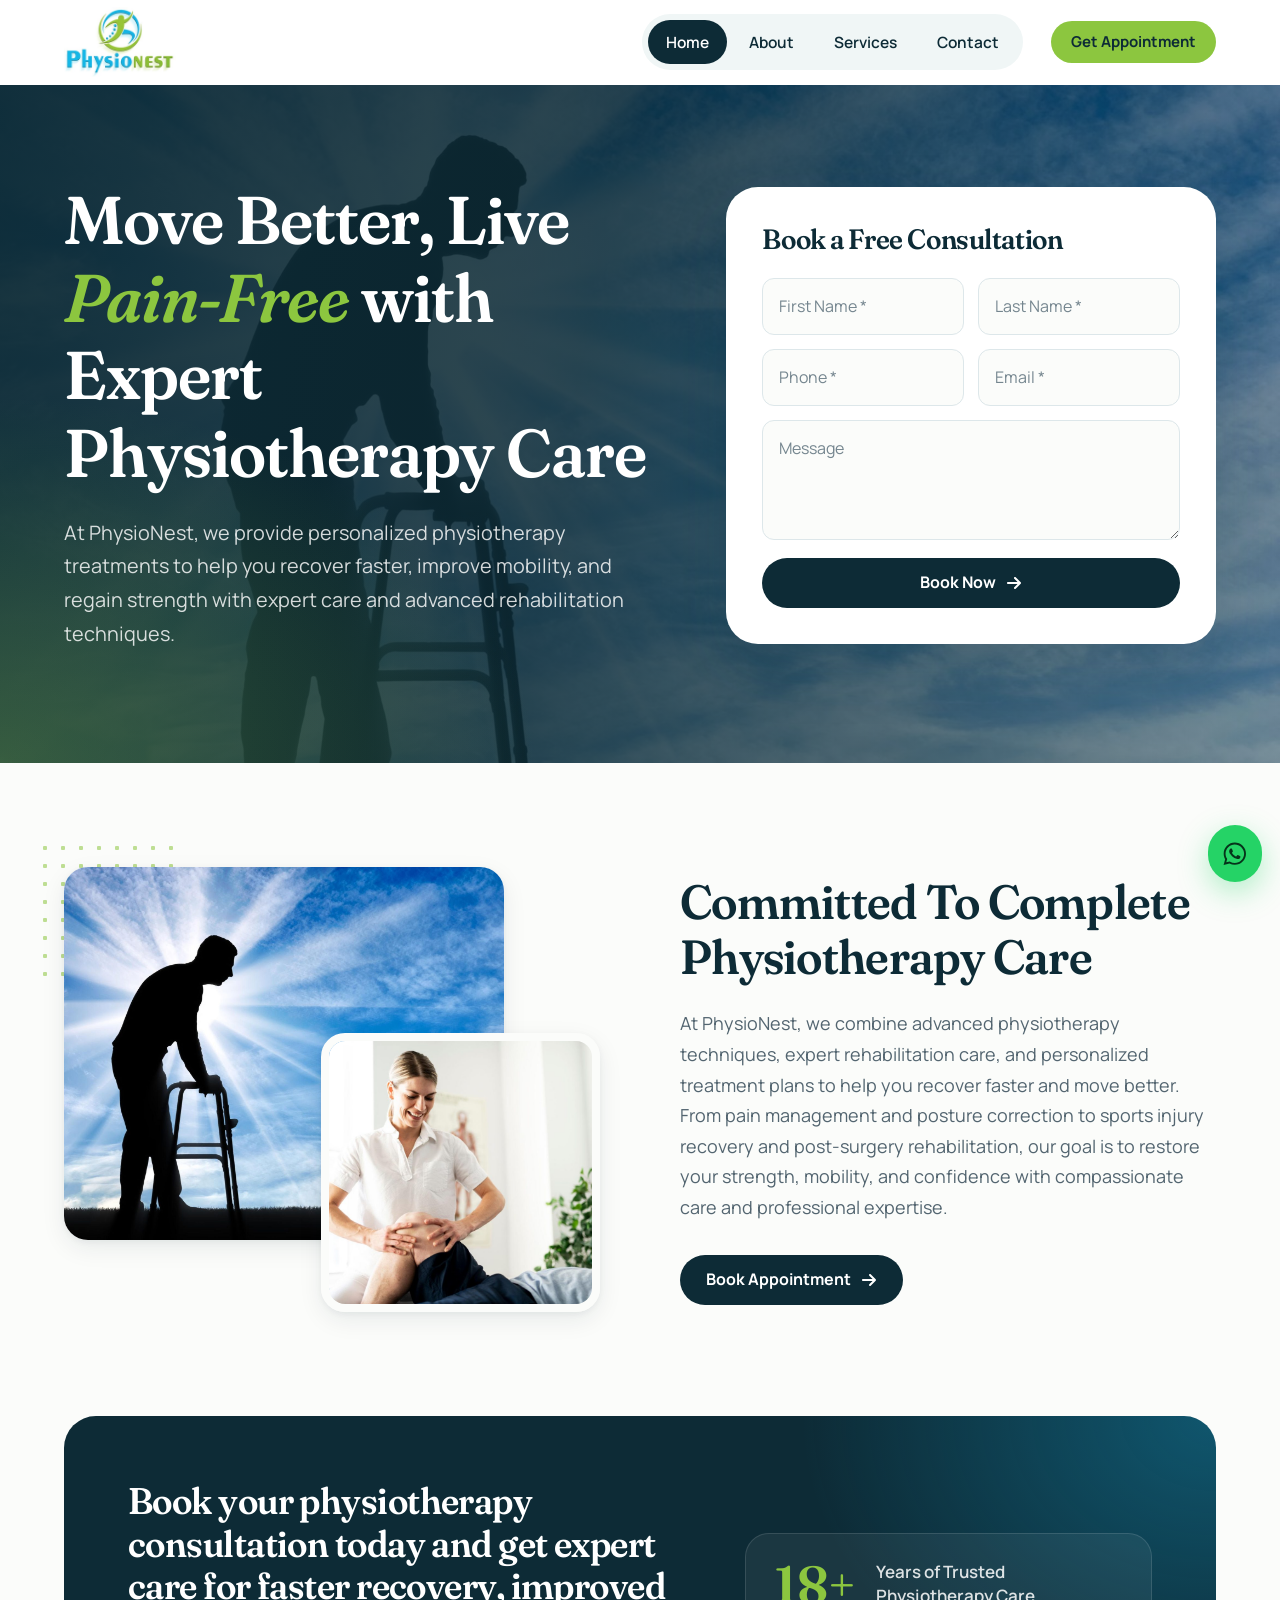
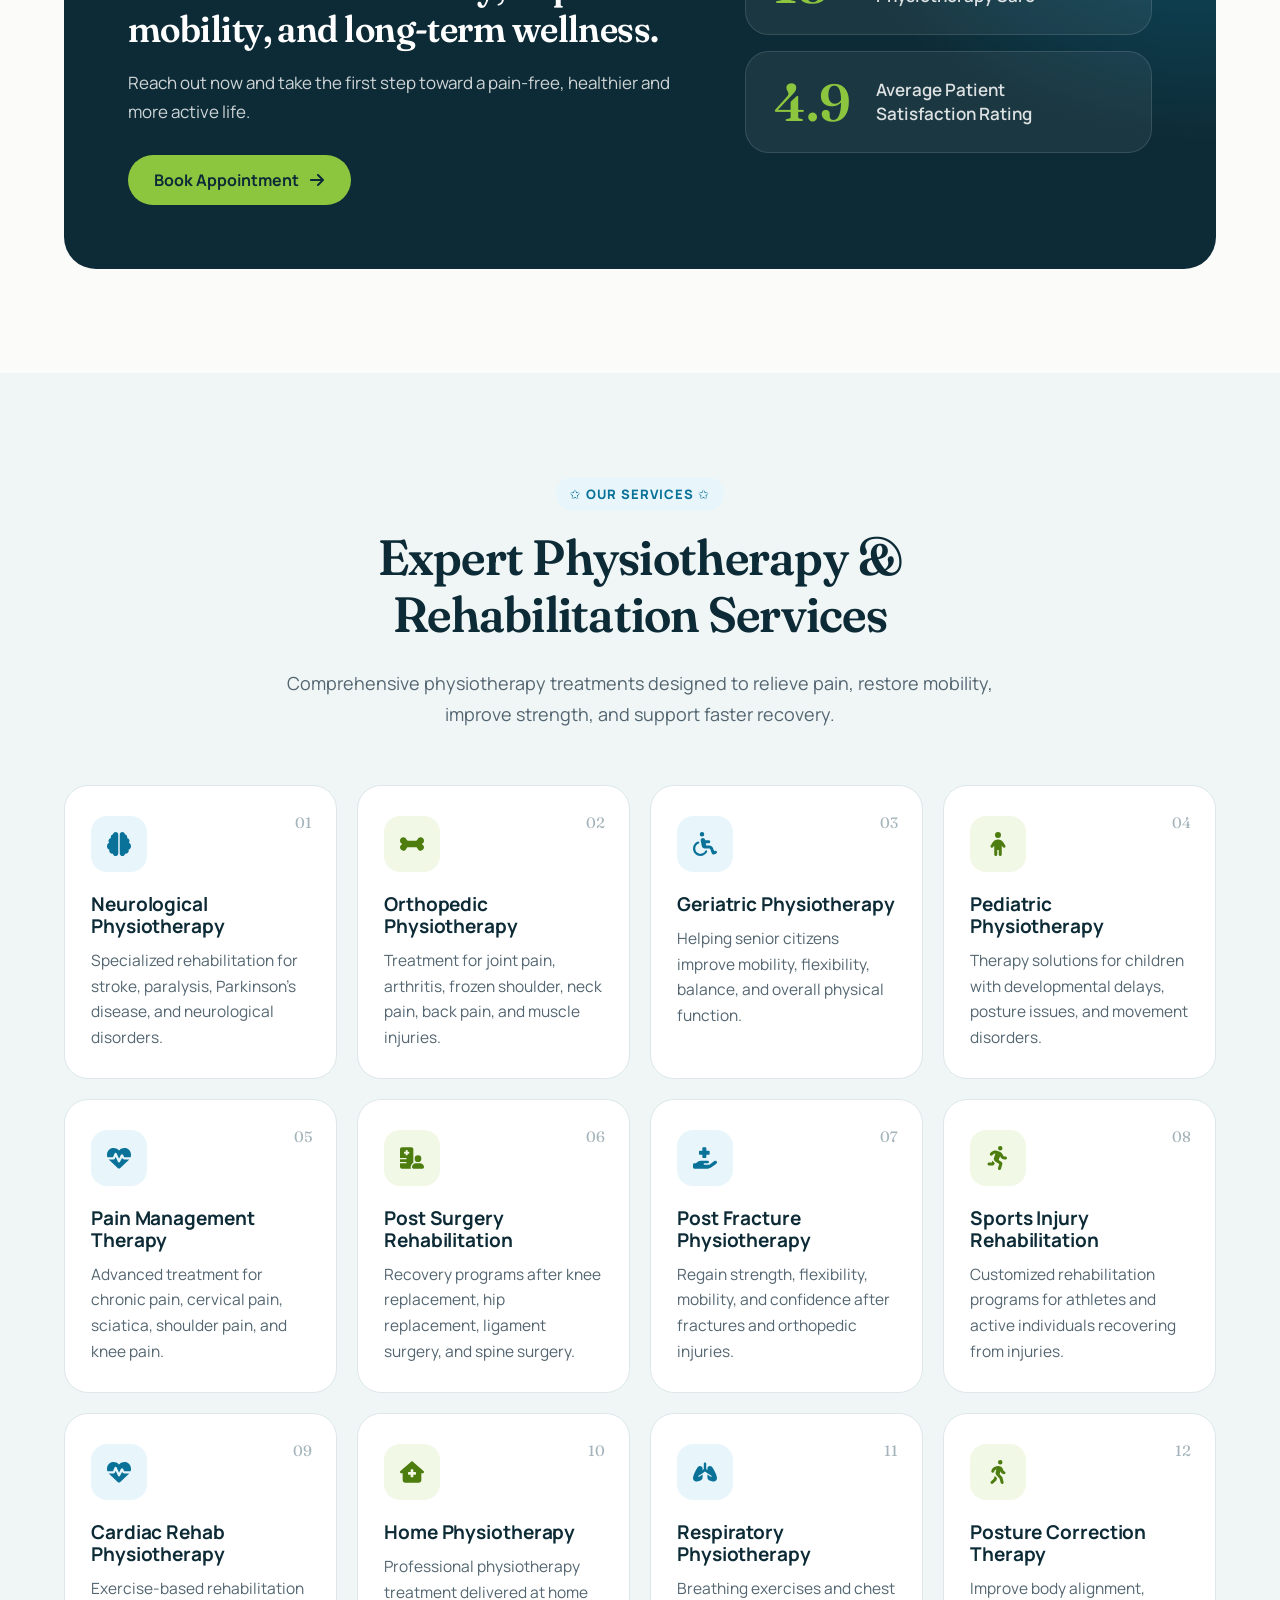
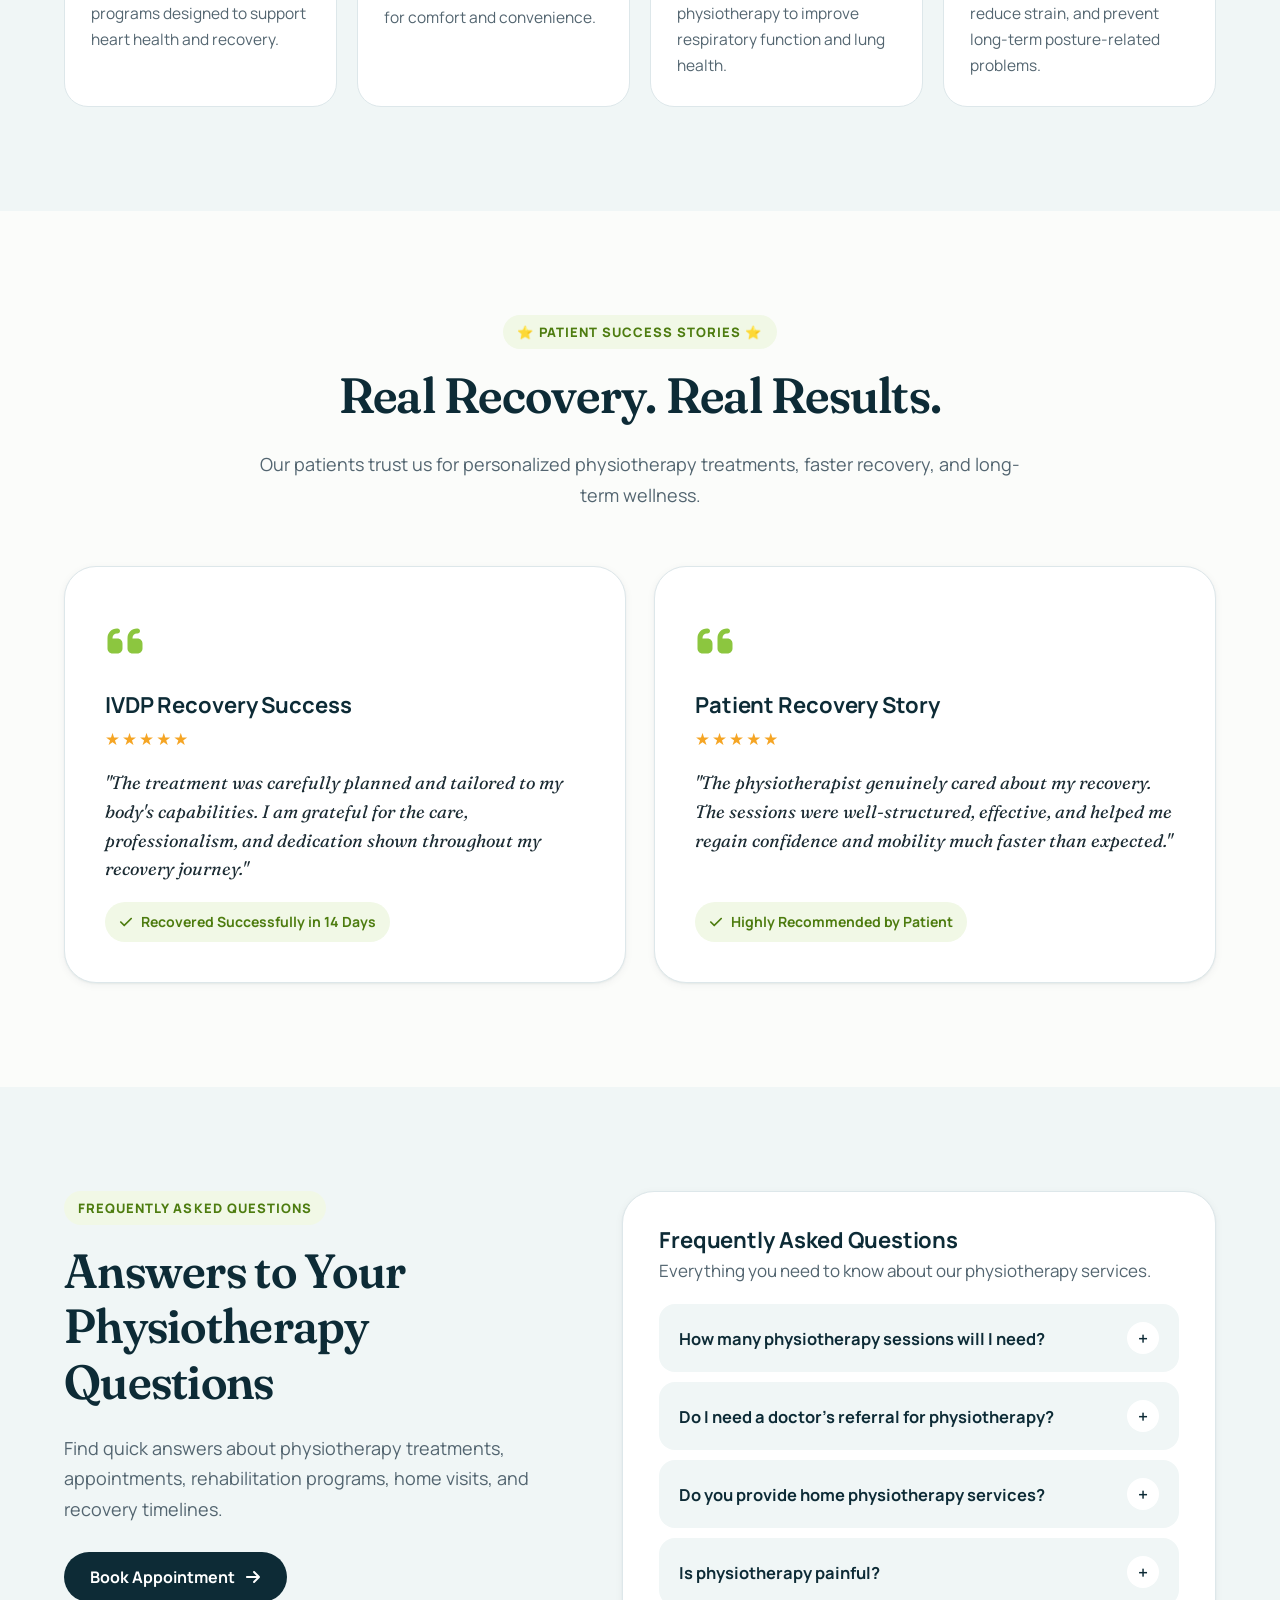
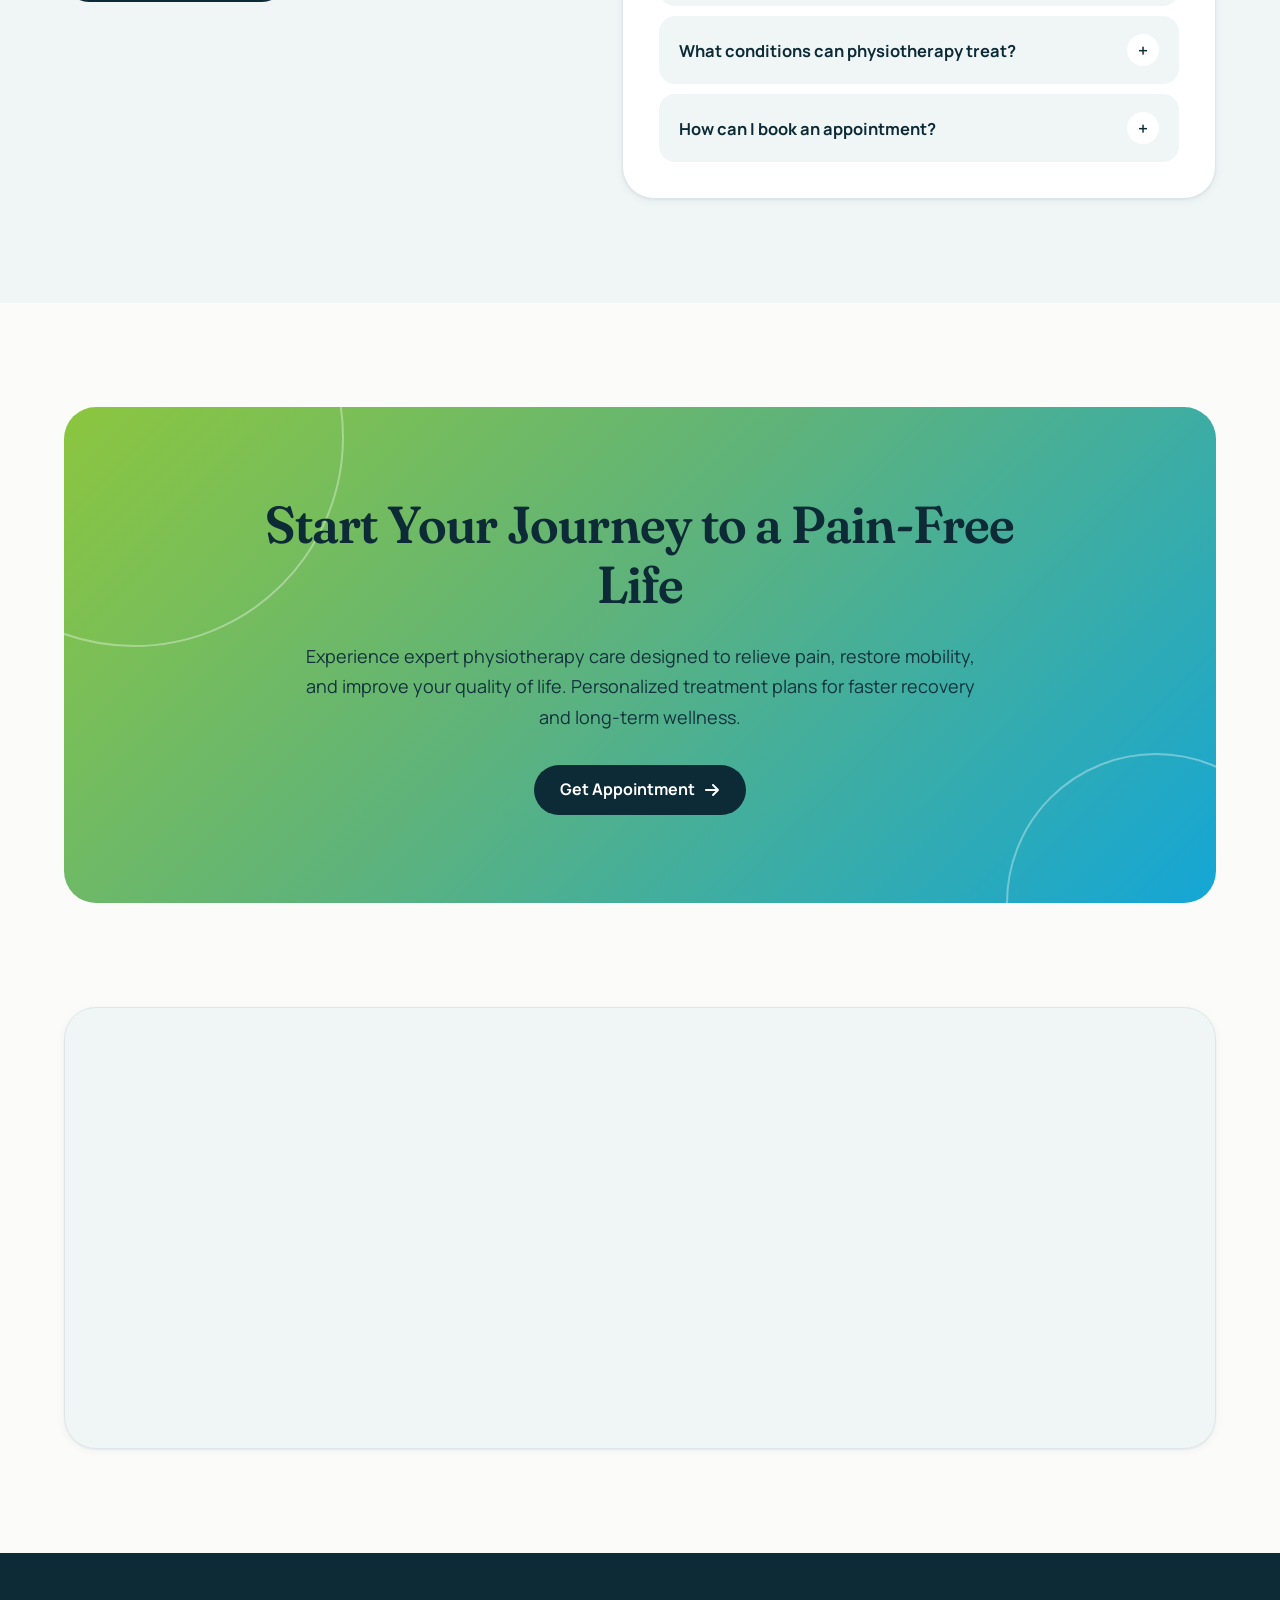
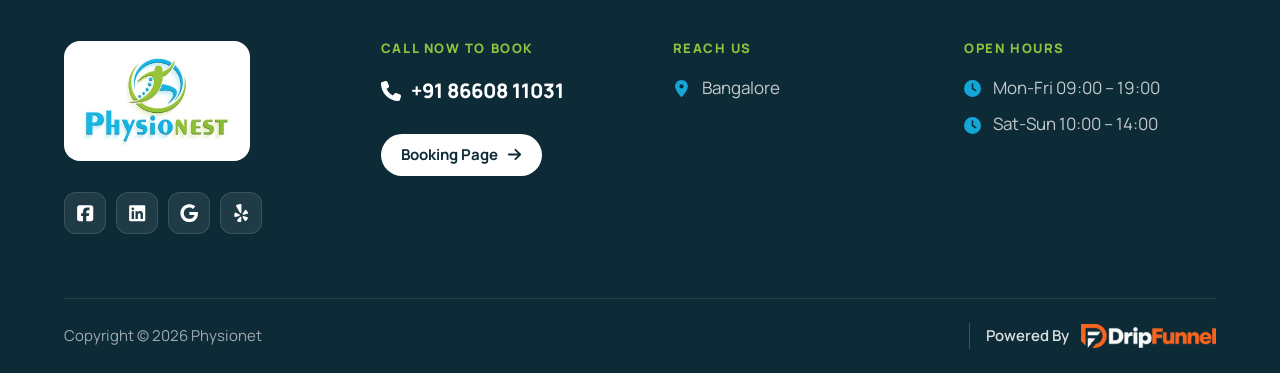
<file: index.html>
<!DOCTYPE html>
<html lang="en-US" class="no-js">
<head>
  <meta charset="UTF-8">
  <meta name="viewport" content="width=device-width, initial-scale=1">
  <title>Home - Physionet</title>
  <meta name="description" content="Move Better, Live Pain-Free with Expert Physiotherapy Care At PhysioNest, we provide personalized physiotherapy treatments to help you recover faster, improve">
  <link rel="canonical" href="https://physionest.in/">
  <meta property="og:locale" content="en_US">
  <meta property="og:site_name" content="Physionet">
  <meta property="og:title" content="Home - Physionet">
  <meta property="og:description" content="Move Better, Live Pain-Free with Expert Physiotherapy Care At PhysioNest, we provide personalized physiotherapy treatments to help you recover faster, improve">
  <meta property="og:url" content="https://physionest.in/">
  <meta property="og:type" content="website">
  <meta name="theme-color" content="#0d2b36">
  <link rel="icon" href="images/favicon.png" type="image/png">
  <link rel="apple-touch-icon" href="images/apple-touch-icon.png">
  <link rel="preconnect" href="https://fonts.googleapis.com">
  <link rel="preconnect" href="https://fonts.gstatic.com" crossorigin>
  <link href="https://fonts.googleapis.com/css2?family=Fraunces:ital,opsz,wght@0,9..144,500..700;1,9..144,500..700&amp;family=Manrope:wght@400..800&amp;display=swap" rel="stylesheet">
  <link rel="stylesheet" href="css/style.css">
  <link rel="stylesheet" href="css/responsive.css">
  <script type="application/ld+json">{"@context":"https://schema.org","@graph":[{"@type":"WebSite","@id":"https://physionest.in/#website","name":"Physionet","author":{"@id":"https://physionest.in/#person"},"copyrightHolder":{"@id":"https://physionest.in/#person"},"description":"Best Physio in Bnagalore","url":"https://physionest.in/","potentialAction":{"@id":"https://physionest.in/#searchaction"},"publisher":{"@id":"https://physionest.in/#organization"}},{"@type":"WebPage","@id":"https://physionest.in/#webpage","name":"Home","author":{"@id":"https://physionest.in/#person"},"inLanguage":"en-US","url":"https://physionest.in/","contributor":{"@id":"https://physionest.in/#person"},"copyrightHolder":{"@id":"https://physionest.in/#person"},"datePublished":"2026-05-27T19:21:45+00:00","dateModified":"2026-06-06T06:51:47+00:00","isPartOf":{"@id":"https://physionest.in/#website"},"publisher":{"@id":"https://physionest.in/#organization"}},{"@type":"Organization","@id":"https://physionest.in/#organization","name":"Physionet","founder":[{"@type":"Person","name":"admin"}],"slogan":"Best Physio in Bnagalore","url":"https://physionest.in/ "},{"@type":"SearchAction","@id":"https://physionest.in/#searchaction","target":"https://physionest.in/search.html?s={search_term_string}","query-input":"required name=search_term_string"}]}</script>
</head>
<body>
  <a class="skip-link" href="#content">Skip to content</a>
  <header class="site-header">
    <div class="container header-inner">
      <a class="brand" href="index.html" aria-label="PhysioNest — Home">
        <img src="images/brand/logo.jpg" alt="PhysioNest" width="480" height="296">
      </a>
      <button class="nav-toggle" type="button" aria-expanded="false" aria-controls="primary-nav" aria-label="Open menu">
        <svg class="icon icon-open" aria-hidden="true" focusable="false" xmlns="http://www.w3.org/2000/svg" viewBox="0 0 448 512"><path d="M0 96C0 78.3 14.3 64 32 64H416c17.7 0 32 14.3 32 32s-14.3 32-32 32H32C14.3 128 0 113.7 0 96zM0 256c0-17.7 14.3-32 32-32H416c17.7 0 32 14.3 32 32s-14.3 32-32 32H32c-17.7 0-32-14.3-32-32zM448 416c0 17.7-14.3 32-32 32H32c-17.7 0-32-14.3-32-32s14.3-32 32-32H416c17.7 0 32 14.3 32 32z"/></svg><svg class="icon icon-close" aria-hidden="true" focusable="false" xmlns="http://www.w3.org/2000/svg" viewBox="0 0 384 512"><path d="M342.6 150.6c12.5-12.5 12.5-32.8 0-45.3s-32.8-12.5-45.3 0L192 210.7 86.6 105.4c-12.5-12.5-32.8-12.5-45.3 0s-12.5 32.8 0 45.3L146.7 256 41.4 361.4c-12.5 12.5-12.5 32.8 0 45.3s32.8 12.5 45.3 0L192 301.3 297.4 406.6c12.5 12.5 32.8 12.5 45.3 0s12.5-32.8 0-45.3L237.3 256 342.6 150.6z"/></svg>
      </button>
      <nav class="primary-nav" id="primary-nav" aria-label="Primary Site Navigation">
        <ul class="nav-list">
          <li><a href="index.html#home" aria-current="page">Home</a></li><li><a href="#about">About</a></li><li><a href="services.html">Services</a></li><li><a href="#contact">Contact</a></li>
        </ul>
        <a class="btn btn--accent btn--sm" href="get-appointment.html">Get Appointment</a>
      </nav>
    </div>
  </header>

  <main id="content">
    <!-- Hero -->
    <section class="hero" id="home" aria-labelledby="hero-title">
      <div class="container hero-grid">
        <div class="hero-copy reveal">
          <h1 id="hero-title">Move Better, Live <em>Pain-Free</em> with Expert Physiotherapy Care</h1>
          <p class="hero-lead">At PhysioNest, we provide personalized physiotherapy treatments to help you recover faster, improve mobility, and regain strength with expert care and advanced rehabilitation techniques.</p>
        </div>
        <div class="form-card reveal">
          <h2>Book a Free Consultation</h2>
          <form novalidate data-validate data-title="Book a Free Consultation"
                data-msg-required="This field is required."
                data-msg-email="Enter a valid email address."
                data-msg-phone="Enter a valid phone number."
                data-msg-error="There was an error trying to submit your form. Please try again."
                data-msg-handoff="Opening WhatsApp to send your details to PhysioNest…">
            <div class="form-grid">
              <div class="field">
                <label for="consult-first" class="sr-only">First Name</label>
                <input id="consult-first" name="consult-first" type="text" placeholder="First Name *" autocomplete="given-name" data-label="First Name" required>
                <span class="field-error" role="alert"></span>
              </div>
              <div class="field">
                <label for="consult-last" class="sr-only">Last Name</label>
                <input id="consult-last" name="consult-last" type="text" placeholder="Last Name *" autocomplete="family-name" data-label="Last Name" required>
                <span class="field-error" role="alert"></span>
              </div>
              <div class="field">
                <label for="consult-phone" class="sr-only">Phone</label>
                <input id="consult-phone" name="consult-phone" type="tel" placeholder="Phone *" autocomplete="tel" data-label="Phone" data-phone required>
                <span class="field-error" role="alert"></span>
              </div>
              <div class="field">
                <label for="consult-email" class="sr-only">Email</label>
                <input id="consult-email" name="consult-email" type="email" placeholder="Email *" autocomplete="email" data-label="Email" required>
                <span class="field-error" role="alert"></span>
              </div>
              <div class="field field--full">
                <label for="consult-message" class="sr-only">Message</label>
                <textarea id="consult-message" name="consult-message" placeholder="Message" data-label="Message"></textarea>
                <span class="field-error" role="alert"></span>
              </div>
            </div>
            <div class="form-actions"><button class="btn btn--block" type="submit">Book Now <svg class="icon icon-arrow" aria-hidden="true" focusable="false" xmlns="http://www.w3.org/2000/svg" viewBox="0 0 448 512"><path d="M438.6 278.6c12.5-12.5 12.5-32.8 0-45.3l-160-160c-12.5-12.5-32.8-12.5-45.3 0s-12.5 32.8 0 45.3L338.8 224 32 224c-17.7 0-32 14.3-32 32s14.3 32 32 32l306.7 0L233.4 393.4c-12.5 12.5-12.5 32.8 0 45.3s32.8 12.5 45.3 0l160-160z"/></svg></button></div>
            <p class="form-status" role="status" aria-live="polite"></p>
          </form>
        </div>
      </div>
    </section>

    <!-- About -->
    <section class="section" id="about" aria-labelledby="about-title">
      <div class="container about-grid">
        <div class="collage reveal">
          <img class="collage__main" src="images/home/physiotherapy-session.jpg" alt="Silhouette of a man walking with a walker against a bright sky" width="1920" height="1365" loading="lazy">
          <img class="collage__inset" src="images/home/physiotherapy-care.jpg" alt="Physiotherapy care" width="1200" height="826" loading="lazy">
        </div>
        <div class="about-copy reveal">
          <h2 id="about-title">Committed To Complete Physiotherapy Care</h2>
          <p>At PhysioNest, we combine advanced physiotherapy techniques, expert rehabilitation care, and personalized treatment plans to help you recover faster and move better. From pain management and posture correction to sports injury recovery and post-surgery rehabilitation, our goal is to restore your strength, mobility, and confidence with compassionate care and professional expertise.</p>
          <a class="btn" href="get-appointment.html">Book Appointment <svg class="icon icon-arrow" aria-hidden="true" focusable="false" xmlns="http://www.w3.org/2000/svg" viewBox="0 0 448 512"><path d="M438.6 278.6c12.5-12.5 12.5-32.8 0-45.3l-160-160c-12.5-12.5-32.8-12.5-45.3 0s-12.5 32.8 0 45.3L338.8 224 32 224c-17.7 0-32 14.3-32 32s14.3 32 32 32l306.7 0L233.4 393.4c-12.5 12.5-12.5 32.8 0 45.3s32.8 12.5 45.3 0l160-160z"/></svg></a>
        </div>
      </div>
    </section>

    <!-- Consultation + stats -->
    <section class="section" style="padding-top:0" aria-labelledby="consult-title">
      <div class="container">
        <div class="consult reveal">
          <div>
            <h2 id="consult-title">Book your physiotherapy consultation today and get expert care for faster recovery, improved mobility, and long-term wellness.</h2>
            <p>Reach out now and take the first step toward a pain-free, healthier and more active life.</p>
            <a class="btn btn--accent" href="get-appointment.html">Book Appointment <svg class="icon icon-arrow" aria-hidden="true" focusable="false" xmlns="http://www.w3.org/2000/svg" viewBox="0 0 448 512"><path d="M438.6 278.6c12.5-12.5 12.5-32.8 0-45.3l-160-160c-12.5-12.5-32.8-12.5-45.3 0s-12.5 32.8 0 45.3L338.8 224 32 224c-17.7 0-32 14.3-32 32s14.3 32 32 32l306.7 0L233.4 393.4c-12.5 12.5-12.5 32.8 0 45.3s32.8 12.5 45.3 0l160-160z"/></svg></a>
          </div>
          <div class="stat-stack">
            <div class="stat"><h3>18+</h3><p>Years of Trusted<br>Physiotherapy Care</p></div>
            <div class="stat"><h3>4.9</h3><p>Average Patient<br>Satisfaction Rating</p></div>
          </div>
        </div>
      </div>
    </section>

    <!-- Services -->
    <section class="section section--mist" aria-labelledby="services-title">
      <div class="container">
        <div class="section-head section-head--center reveal">
          <span class="eyebrow eyebrow--cyan">✩ OUR SERVICES ✩</span>
          <h2 id="services-title">Expert Physiotherapy &amp; Rehabilitation Services</h2>
          <p>Comprehensive physiotherapy treatments designed to relieve pain, restore mobility, improve strength, and support faster recovery.</p>
        </div>
        <ul class="icon-cards">
          <li class="icon-card reveal">
            <span class="icon-badge"><svg class="icon" aria-hidden="true" focusable="false" xmlns="http://www.w3.org/2000/svg" viewBox="0 0 512 512"><path d="M184 0c30.9 0 56 25.1 56 56V456c0 30.9-25.1 56-56 56c-28.9 0-52.7-21.9-55.7-50.1c-5.2 1.4-10.7 2.1-16.3 2.1c-35.3 0-64-28.7-64-64c0-7.4 1.3-14.6 3.6-21.2C21.4 367.4 0 338.2 0 304c0-31.9 18.7-59.5 45.8-72.3C37.1 220.8 32 207 32 192c0-30.7 21.6-56.3 50.4-62.6C80.8 123.9 80 118 80 112c0-29.9 20.6-55.1 48.3-62.1C131.3 21.9 155.1 0 184 0zM328 0c28.9 0 52.6 21.9 55.7 49.9c27.8 7 48.3 32.1 48.3 62.1c0 6-.8 11.9-2.4 17.4c28.8 6.2 50.4 31.9 50.4 62.6c0 15-5.1 28.8-13.8 39.7C493.3 244.5 512 272.1 512 304c0 34.2-21.4 63.4-51.6 74.8c2.3 6.6 3.6 13.8 3.6 21.2c0 35.3-28.7 64-64 64c-5.6 0-11.1-.7-16.3-2.1c-3 28.2-26.8 50.1-55.7 50.1c-30.9 0-56-25.1-56-56V56c0-30.9 25.1-56 56-56z"/></svg></span>
            <h3>Neurological Physiotherapy</h3>
            <p>Specialized rehabilitation for stroke, paralysis, Parkinson's disease, and neurological disorders.</p>
          </li>
          <li class="icon-card reveal">
            <span class="icon-badge"><svg class="icon" aria-hidden="true" focusable="false" xmlns="http://www.w3.org/2000/svg" viewBox="0 0 576 512"><path d="M153.7 144.8c6.9 16.3 20.6 31.2 38.3 31.2H384c17.7 0 31.4-14.9 38.3-31.2C434.4 116.1 462.9 96 496 96c44.2 0 80 35.8 80 80c0 30.4-17 56.9-42 70.4c-3.6 1.9-6 5.5-6 9.6s2.4 7.7 6 9.6c25 13.5 42 40 42 70.4c0 44.2-35.8 80-80 80c-33.1 0-61.6-20.1-73.7-48.8C415.4 350.9 401.7 336 384 336H192c-17.7 0-31.4 14.9-38.3 31.2C141.6 395.9 113.1 416 80 416c-44.2 0-80-35.8-80-80c0-30.4 17-56.9 42-70.4c3.6-1.9 6-5.5 6-9.6s-2.4-7.7-6-9.6C17 232.9 0 206.4 0 176c0-44.2 35.8-80 80-80c33.1 0 61.6 20.1 73.7 48.8z"/></svg></span>
            <h3>Orthopedic Physiotherapy</h3>
            <p>Treatment for joint pain, arthritis, frozen shoulder, neck pain, back pain, and muscle injuries.</p>
          </li>
          <li class="icon-card reveal">
            <span class="icon-badge"><svg class="icon" aria-hidden="true" focusable="false" xmlns="http://www.w3.org/2000/svg" viewBox="0 0 512 512"><path d="M192 96a48 48 0 1 0 0-96 48 48 0 1 0 0 96zM120.5 247.2c12.4-4.7 18.7-18.5 14-30.9s-18.5-18.7-30.9-14C43.1 225.1 0 283.5 0 352c0 88.4 71.6 160 160 160c61.2 0 114.3-34.3 141.2-84.7c6.2-11.7 1.8-26.2-9.9-32.5s-26.2-1.8-32.5 9.9C240 440 202.8 464 160 464C98.1 464 48 413.9 48 352c0-47.9 30.1-88.8 72.5-104.8zM259.8 176l-1.9-9.7c-4.5-22.3-24-38.3-46.8-38.3c-30.1 0-52.7 27.5-46.8 57l23.1 115.5c6 29.9 32.2 51.4 62.8 51.4h5.1c.4 0 .8 0 1.3 0h94.1c6.7 0 12.6 4.1 15 10.4L402 459.2c6 16.1 23.8 24.6 40.1 19.1l48-16c16.8-5.6 25.8-23.7 20.2-40.5s-23.7-25.8-40.5-20.2l-18.7 6.2-25.5-68c-11.7-31.2-41.6-51.9-74.9-51.9H282.2l-9.6-48H336c17.7 0 32-14.3 32-32s-14.3-32-32-32H259.8z"/></svg></span>
            <h3>Geriatric Physiotherapy</h3>
            <p>Helping senior citizens improve mobility, flexibility, balance, and overall physical function.</p>
          </li>
          <li class="icon-card reveal">
            <span class="icon-badge"><svg class="icon" aria-hidden="true" focusable="false" xmlns="http://www.w3.org/2000/svg" viewBox="0 0 320 512"><path d="M96 64a64 64 0 1 1 128 0A64 64 0 1 1 96 64zm48 320v96c0 17.7-14.3 32-32 32s-32-14.3-32-32V287.8L59.1 321c-9.4 15-29.2 19.4-44.1 10S-4.5 301.9 4.9 287l39.9-63.3C69.7 184 113.2 160 160 160s90.3 24 115.2 63.6L315.1 287c9.4 15 4.9 34.7-10 44.1s-34.7 4.9-44.1-10L240 287.8V480c0 17.7-14.3 32-32 32s-32-14.3-32-32V384H144z"/></svg></span>
            <h3>Pediatric Physiotherapy</h3>
            <p>Therapy solutions for children with developmental delays, posture issues, and movement disorders.</p>
          </li>
          <li class="icon-card reveal">
            <span class="icon-badge"><svg class="icon" aria-hidden="true" focusable="false" xmlns="http://www.w3.org/2000/svg" viewBox="0 0 512 512"><path d="M228.3 469.1L47.6 300.4c-4.2-3.9-8.2-8.1-11.9-12.4h87c22.6 0 43-13.6 51.7-34.5l10.5-25.2 49.3 109.5c3.8 8.5 12.1 14 21.4 14.1s17.8-5 22-13.3L320 253.7l1.7 3.4c9.5 19 28.9 31 50.1 31H476.3c-3.7 4.3-7.7 8.5-11.9 12.4L283.7 469.1c-7.5 7-17.4 10.9-27.7 10.9s-20.2-3.9-27.7-10.9zM503.7 240h-132c-3 0-5.8-1.7-7.2-4.4l-23.2-46.3c-4.1-8.1-12.4-13.3-21.5-13.3s-17.4 5.1-21.5 13.3l-41.4 82.8L205.9 158.2c-3.9-8.7-12.7-14.3-22.2-14.1s-18.1 5.9-21.8 14.8l-31.8 76.3c-1.2 3-4.2 4.9-7.4 4.9H16c-2.6 0-5 .4-7.3 1.1C3 225.2 0 208.2 0 190.9v-5.8c0-69.9 50.5-129.5 119.4-141C165 36.5 211.4 51.4 244 84l12 12 12-12c32.6-32.6 79-47.5 124.6-39.9C461.5 55.6 512 115.2 512 185.1v5.8c0 16.9-2.8 33.5-8.3 49.1z"/></svg></span>
            <h3>Pain Management Therapy</h3>
            <p>Advanced treatment for chronic pain, cervical pain, sciatica, shoulder pain, and knee pain.</p>
          </li>
          <li class="icon-card reveal">
            <span class="icon-badge"><svg class="icon" aria-hidden="true" focusable="false" xmlns="http://www.w3.org/2000/svg" viewBox="0 0 576 512"><path d="M48 0C21.5 0 0 21.5 0 48V256H144c8.8 0 16 7.2 16 16s-7.2 16-16 16H0v64H144c8.8 0 16 7.2 16 16s-7.2 16-16 16H0v80c0 26.5 21.5 48 48 48H265.9c-6.3-10.2-9.9-22.2-9.9-35.1c0-46.9 25.8-87.8 64-109.2V271.8 48c0-26.5-21.5-48-48-48H48zM152 64h16c8.8 0 16 7.2 16 16v24h24c8.8 0 16 7.2 16 16v16c0 8.8-7.2 16-16 16H184v24c0 8.8-7.2 16-16 16H152c-8.8 0-16-7.2-16-16V152H112c-8.8 0-16-7.2-16-16V120c0-8.8 7.2-16 16-16h24V80c0-8.8 7.2-16 16-16zM512 272a80 80 0 1 0 -160 0 80 80 0 1 0 160 0zM288 477.1c0 19.3 15.6 34.9 34.9 34.9H541.1c19.3 0 34.9-15.6 34.9-34.9c0-51.4-41.7-93.1-93.1-93.1H381.1c-51.4 0-93.1 41.7-93.1 93.1z"/></svg></span>
            <h3>Post Surgery Rehabilitation</h3>
            <p>Recovery programs after knee replacement, hip replacement, ligament surgery, and spine surgery.</p>
          </li>
          <li class="icon-card reveal">
            <span class="icon-badge"><svg class="icon" aria-hidden="true" focusable="false" xmlns="http://www.w3.org/2000/svg" viewBox="0 0 576 512"><path d="M224 24V80H168c-13.3 0-24 10.7-24 24v48c0 13.3 10.7 24 24 24h56v56c0 13.3 10.7 24 24 24h48c13.3 0 24-10.7 24-24V176h56c13.3 0 24-10.7 24-24V104c0-13.3-10.7-24-24-24H320V24c0-13.3-10.7-24-24-24H248c-13.3 0-24 10.7-24 24zM559.7 392.2c17.8-13.1 21.6-38.1 8.5-55.9s-38.1-21.6-55.9-8.5L392.6 416H272c-8.8 0-16-7.2-16-16s7.2-16 16-16h16 64c17.7 0 32-14.3 32-32s-14.3-32-32-32H288 272 193.7c-29.1 0-57.3 9.9-80 28L68.8 384H32c-17.7 0-32 14.3-32 32v64c0 17.7 14.3 32 32 32H192 352.5c29 0 57.3-9.3 80.7-26.5l126.6-93.3zm-367-8.2l.9 0 0 0c-.3 0-.6 0-.9 0z"/></svg></span>
            <h3>Post Fracture Physiotherapy</h3>
            <p>Regain strength, flexibility, mobility, and confidence after fractures and orthopedic injuries.</p>
          </li>
          <li class="icon-card reveal">
            <span class="icon-badge"><svg class="icon" aria-hidden="true" focusable="false" xmlns="http://www.w3.org/2000/svg" viewBox="0 0 448 512"><path d="M320 48a48 48 0 1 0 -96 0 48 48 0 1 0 96 0zM125.7 175.5c9.9-9.9 23.4-15.5 37.5-15.5c1.9 0 3.8 .1 5.6 .3L137.6 254c-9.3 28 1.7 58.8 26.8 74.5l86.2 53.9-25.4 88.8c-4.9 17 5 34.7 22 39.6s34.7-5 39.6-22l28.7-100.4c5.9-20.6-2.6-42.6-20.7-53.9L238 299l30.9-82.4 5.1 12.3C289 264.7 323.9 288 362.7 288H384c17.7 0 32-14.3 32-32s-14.3-32-32-32H362.7c-12.9 0-24.6-7.8-29.5-19.7l-6.3-15c-14.6-35.1-44.1-61.9-80.5-73.1l-48.7-15c-11.1-3.4-22.7-5.2-34.4-5.2c-31 0-60.8 12.3-82.7 34.3L57.4 153.4c-12.5 12.5-12.5 32.8 0 45.3s32.8 12.5 45.3 0l23.1-23.1zM91.2 352H32c-17.7 0-32 14.3-32 32s14.3 32 32 32h69.6c19 0 36.2-11.2 43.9-28.5L157 361.6l-9.5-6c-17.5-10.9-30.5-26.8-37.9-44.9L91.2 352z"/></svg></span>
            <h3>Sports Injury Rehabilitation</h3>
            <p>Customized rehabilitation programs for athletes and active individuals recovering from injuries.</p>
          </li>
          <li class="icon-card reveal">
            <span class="icon-badge"><svg class="icon" aria-hidden="true" focusable="false" xmlns="http://www.w3.org/2000/svg" viewBox="0 0 512 512"><path d="M228.3 469.1L47.6 300.4c-4.2-3.9-8.2-8.1-11.9-12.4h87c22.6 0 43-13.6 51.7-34.5l10.5-25.2 49.3 109.5c3.8 8.5 12.1 14 21.4 14.1s17.8-5 22-13.3L320 253.7l1.7 3.4c9.5 19 28.9 31 50.1 31H476.3c-3.7 4.3-7.7 8.5-11.9 12.4L283.7 469.1c-7.5 7-17.4 10.9-27.7 10.9s-20.2-3.9-27.7-10.9zM503.7 240h-132c-3 0-5.8-1.7-7.2-4.4l-23.2-46.3c-4.1-8.1-12.4-13.3-21.5-13.3s-17.4 5.1-21.5 13.3l-41.4 82.8L205.9 158.2c-3.9-8.7-12.7-14.3-22.2-14.1s-18.1 5.9-21.8 14.8l-31.8 76.3c-1.2 3-4.2 4.9-7.4 4.9H16c-2.6 0-5 .4-7.3 1.1C3 225.2 0 208.2 0 190.9v-5.8c0-69.9 50.5-129.5 119.4-141C165 36.5 211.4 51.4 244 84l12 12 12-12c32.6-32.6 79-47.5 124.6-39.9C461.5 55.6 512 115.2 512 185.1v5.8c0 16.9-2.8 33.5-8.3 49.1z"/></svg></span>
            <h3>Cardiac Rehab Physiotherapy</h3>
            <p>Exercise-based rehabilitation programs designed to support heart health and recovery.</p>
          </li>
          <li class="icon-card reveal">
            <span class="icon-badge"><svg class="icon" aria-hidden="true" focusable="false" xmlns="http://www.w3.org/2000/svg" viewBox="0 0 576 512"><path d="M543.8 287.6c17 0 32-14 32-32.1c1-9-3-17-11-24L309.5 7c-6-5-14-7-21-7s-15 1-22 8L10 231.5c-7 7-10 15-10 24c0 18 14 32.1 32 32.1h32V448c0 35.3 28.7 64 64 64H448.5c35.5 0 64.2-28.8 64-64.3l-.7-160.2h32zM256 208c0-8.8 7.2-16 16-16h32c8.8 0 16 7.2 16 16v48h48c8.8 0 16 7.2 16 16v32c0 8.8-7.2 16-16 16H320v48c0 8.8-7.2 16-16 16H272c-8.8 0-16-7.2-16-16V320H208c-8.8 0-16-7.2-16-16V272c0-8.8 7.2-16 16-16h48V208z"/></svg></span>
            <h3>Home Physiotherapy</h3>
            <p>Professional physiotherapy treatment delivered at home for comfort and convenience.</p>
          </li>
          <li class="icon-card reveal">
            <span class="icon-badge"><svg class="icon" aria-hidden="true" focusable="false" xmlns="http://www.w3.org/2000/svg" viewBox="0 0 640 512"><path d="M320 0c17.7 0 32 14.3 32 32V164.1c0 16.4 8.4 31.7 22.2 40.5l9.8 6.2V165.3C384 127 415 96 453.3 96c21.7 0 42.8 10.2 55.8 28.8c15.4 22.1 44.3 65.4 71 116.9c26.5 50.9 52.4 112.5 59.6 170.3c.2 1.3 .2 2.6 .2 4v7c0 49.1-39.8 89-89 89c-7.3 0-14.5-.9-21.6-2.7l-72.7-18.2C414 480.5 384 442.1 384 398V325l90.5 57.6c7.5 4.7 17.3 2.5 22.1-4.9s2.5-17.3-4.9-22.1L384 287.1v-.4l-44.1-28.1c-7.3-4.6-13.9-10.1-19.9-16.1c-5.9 6-12.6 11.5-19.9 16.1L256 286.7 161.2 347l-13.5 8.6c0 0 0 0-.1 0c-7.4 4.8-9.6 14.6-4.8 22.1c4.7 7.5 14.6 9.7 22.1 4.9l91.1-58V398c0 44.1-30 82.5-72.7 93.1l-72.7 18.2c-7.1 1.8-14.3 2.7-21.6 2.7c-49.1 0-89-39.8-89-89v-7c0-1.3 .1-2.7 .2-4c7.2-57.9 33.1-119.4 59.6-170.3c26.8-51.5 55.6-94.8 71-116.9c13-18.6 34-28.8 55.8-28.8C225 96 256 127 256 165.3v45.5l9.8-6.2c13.8-8.8 22.2-24.1 22.2-40.5V32c0-17.7 14.3-32 32-32z"/></svg></span>
            <h3>Respiratory Physiotherapy</h3>
            <p>Breathing exercises and chest physiotherapy to improve respiratory function and lung health.</p>
          </li>
          <li class="icon-card reveal">
            <span class="icon-badge"><svg class="icon" aria-hidden="true" focusable="false" xmlns="http://www.w3.org/2000/svg" viewBox="0 0 320 512"><path d="M160 48a48 48 0 1 1 96 0 48 48 0 1 1 -96 0zM126.5 199.3c-1 .4-1.9 .8-2.9 1.2l-8 3.5c-16.4 7.3-29 21.2-34.7 38.2l-2.6 7.8c-5.6 16.8-23.7 25.8-40.5 20.2s-25.8-23.7-20.2-40.5l2.6-7.8c11.4-34.1 36.6-61.9 69.4-76.5l8-3.5c20.8-9.2 43.3-14 66.1-14c44.6 0 84.8 26.8 101.9 67.9L281 232.7l21.4 10.7c15.8 7.9 22.2 27.1 14.3 42.9s-27.1 22.2-42.9 14.3L247 287.3c-10.3-5.2-18.4-13.8-22.8-24.5l-9.6-23-19.3 65.5 49.5 54c5.4 5.9 9.2 13 11.2 20.8l23 92.1c4.3 17.1-6.1 34.5-23.3 38.8s-34.5-6.1-38.8-23.3l-22-88.1-70.7-77.1c-14.8-16.1-20.3-38.6-14.7-59.7l16.9-63.5zM68.7 398l25-62.4c2.1 3 4.5 5.8 7 8.6l40.7 44.4-14.5 36.2c-2.4 6-6 11.5-10.6 16.1L54.6 502.6c-12.5 12.5-32.8 12.5-45.3 0s-12.5-32.8 0-45.3L68.7 398z"/></svg></span>
            <h3>Posture Correction Therapy</h3>
            <p>Improve body alignment, reduce strain, and prevent long-term posture-related problems.</p>
          </li>
        </ul>
      </div>
    </section>

    <!-- Success stories -->
    <section class="section" aria-labelledby="stories-title">
      <div class="container">
        <div class="section-head section-head--center reveal">
          <span class="eyebrow">⭐ PATIENT SUCCESS STORIES ⭐</span>
          <h2 id="stories-title">Real Recovery. Real Results.</h2>
          <p>Our patients trust us for personalized physiotherapy treatments, faster recovery, and long-term wellness.</p>
        </div>
        <div class="story-grid">
          <article class="story reveal">
            <span class="quote-mark"><svg class="icon" aria-hidden="true" focusable="false" xmlns="http://www.w3.org/2000/svg" viewBox="0 0 448 512"><path d="M0 216C0 149.7 53.7 96 120 96h8c17.7 0 32 14.3 32 32s-14.3 32-32 32h-8c-30.9 0-56 25.1-56 56v8h64c35.3 0 64 28.7 64 64v64c0 35.3-28.7 64-64 64H64c-35.3 0-64-28.7-64-64V320 288 216zm256 0c0-66.3 53.7-120 120-120h8c17.7 0 32 14.3 32 32s-14.3 32-32 32h-8c-30.9 0-56 25.1-56 56v8h64c35.3 0 64 28.7 64 64v64c0 35.3-28.7 64-64 64H320c-35.3 0-64-28.7-64-64V320 288 216z"/></svg></span>
            <h3>IVDP Recovery Success</h3>
            <div class="stars" role="img" aria-label="5 out of 5 stars">★★★★★</div>
            <p>"The treatment was carefully planned and tailored to my body's capabilities. I am grateful for the care, professionalism, and dedication shown throughout my recovery journey."</p>
            <span class="story-tag"><svg class="icon" aria-hidden="true" focusable="false" xmlns="http://www.w3.org/2000/svg" viewBox="0 0 448 512"><path d="M438.6 105.4c12.5 12.5 12.5 32.8 0 45.3l-256 256c-12.5 12.5-32.8 12.5-45.3 0l-128-128c-12.5-12.5-12.5-32.8 0-45.3s32.8-12.5 45.3 0L160 338.7 393.4 105.4c12.5-12.5 32.8-12.5 45.3 0z"/></svg>Recovered Successfully in 14 Days</span>
          </article>
          <article class="story reveal">
            <span class="quote-mark"><svg class="icon" aria-hidden="true" focusable="false" xmlns="http://www.w3.org/2000/svg" viewBox="0 0 448 512"><path d="M0 216C0 149.7 53.7 96 120 96h8c17.7 0 32 14.3 32 32s-14.3 32-32 32h-8c-30.9 0-56 25.1-56 56v8h64c35.3 0 64 28.7 64 64v64c0 35.3-28.7 64-64 64H64c-35.3 0-64-28.7-64-64V320 288 216zm256 0c0-66.3 53.7-120 120-120h8c17.7 0 32 14.3 32 32s-14.3 32-32 32h-8c-30.9 0-56 25.1-56 56v8h64c35.3 0 64 28.7 64 64v64c0 35.3-28.7 64-64 64H320c-35.3 0-64-28.7-64-64V320 288 216z"/></svg></span>
            <h3>Patient Recovery Story</h3>
            <div class="stars" role="img" aria-label="5 out of 5 stars">★★★★★</div>
            <p>"The physiotherapist genuinely cared about my recovery. The sessions were well-structured, effective, and helped me regain confidence and mobility much faster than expected."</p>
            <span class="story-tag"><svg class="icon" aria-hidden="true" focusable="false" xmlns="http://www.w3.org/2000/svg" viewBox="0 0 448 512"><path d="M438.6 105.4c12.5 12.5 12.5 32.8 0 45.3l-256 256c-12.5 12.5-32.8 12.5-45.3 0l-128-128c-12.5-12.5-12.5-32.8 0-45.3s32.8-12.5 45.3 0L160 338.7 393.4 105.4c12.5-12.5 32.8-12.5 45.3 0z"/></svg>Highly Recommended by Patient</span>
          </article>
        </div>
      </div>
    </section>

    <!-- FAQ -->
    <section class="section section--mist" aria-labelledby="faq-title">
      <div class="container faq-layout">
        <div class="faq-intro reveal">
          <span class="eyebrow">FREQUENTLY ASKED QUESTIONS</span>
          <h2 id="faq-title">Answers to Your Physiotherapy Questions</h2>
          <p>Find quick answers about physiotherapy treatments, appointments, rehabilitation programs, home visits, and recovery timelines.</p>
          <a class="btn" href="get-appointment.html">Book Appointment <svg class="icon icon-arrow" aria-hidden="true" focusable="false" xmlns="http://www.w3.org/2000/svg" viewBox="0 0 448 512"><path d="M438.6 278.6c12.5-12.5 12.5-32.8 0-45.3l-160-160c-12.5-12.5-32.8-12.5-45.3 0s-12.5 32.8 0 45.3L338.8 224 32 224c-17.7 0-32 14.3-32 32s14.3 32 32 32l306.7 0L233.4 393.4c-12.5 12.5-12.5 32.8 0 45.3s32.8 12.5 45.3 0l160-160z"/></svg></a>
        </div>
        <div class="faq-panel reveal">
          <div class="faq-panel-head">
            <h3>Frequently Asked Questions</h3>
            <p>Everything you need to know about our physiotherapy services.</p>
          </div>
          <div class="accordion" data-accordion>
            <div class="acc-item">
              <h4><button class="acc-trigger" type="button" aria-expanded="false" aria-controls="faq-1" id="faq-q-1">
                <span>How many physiotherapy sessions will I need?</span><span class="acc-sign" aria-hidden="true">+</span>
              </button></h4>
              <div class="acc-panel" id="faq-1" role="region" aria-labelledby="faq-q-1" aria-hidden="true"><div><p>The number of sessions depends on your condition, severity of symptoms, and recovery goals. During your initial assessment, our physiotherapist will recommend a personalized treatment plan.</p></div></div>
            </div>
            <div class="acc-item">
              <h4><button class="acc-trigger" type="button" aria-expanded="false" aria-controls="faq-2" id="faq-q-2">
                <span>Do I need a doctor's referral for physiotherapy?</span><span class="acc-sign" aria-hidden="true">+</span>
              </button></h4>
              <div class="acc-panel" id="faq-2" role="region" aria-labelledby="faq-q-2" aria-hidden="true"><div><p>No. You can directly book an appointment with our physiotherapists without a referral in most cases.</p></div></div>
            </div>
            <div class="acc-item">
              <h4><button class="acc-trigger" type="button" aria-expanded="false" aria-controls="faq-3" id="faq-q-3">
                <span>Do you provide home physiotherapy services?</span><span class="acc-sign" aria-hidden="true">+</span>
              </button></h4>
              <div class="acc-panel" id="faq-3" role="region" aria-labelledby="faq-q-3" aria-hidden="true"><div><p>Yes. We offer professional home physiotherapy services for patients who require treatment in the comfort of their homes.</p></div></div>
            </div>
            <div class="acc-item">
              <h4><button class="acc-trigger" type="button" aria-expanded="false" aria-controls="faq-4" id="faq-q-4">
                <span>Is physiotherapy painful?</span><span class="acc-sign" aria-hidden="true">+</span>
              </button></h4>
              <div class="acc-panel" id="faq-4" role="region" aria-labelledby="faq-q-4" aria-hidden="true"><div><p>Physiotherapy is generally safe and designed to reduce pain. Some exercises may cause mild discomfort initially, but treatment is always adjusted according to your comfort level.</p></div></div>
            </div>
            <div class="acc-item">
              <h4><button class="acc-trigger" type="button" aria-expanded="false" aria-controls="faq-5" id="faq-q-5">
                <span>What conditions can physiotherapy treat?</span><span class="acc-sign" aria-hidden="true">+</span>
              </button></h4>
              <div class="acc-panel" id="faq-5" role="region" aria-labelledby="faq-q-5" aria-hidden="true"><div><p>Physiotherapy can help with back pain, neck pain, sports injuries, arthritis, post-surgery recovery, stroke rehabilitation, posture correction, and many other musculoskeletal and neurological conditions.</p></div></div>
            </div>
            <div class="acc-item">
              <h4><button class="acc-trigger" type="button" aria-expanded="false" aria-controls="faq-6" id="faq-q-6">
                <span>How can I book an appointment?</span><span class="acc-sign" aria-hidden="true">+</span>
              </button></h4>
              <div class="acc-panel" id="faq-6" role="region" aria-labelledby="faq-q-6" aria-hidden="true"><div><p>You can easily schedule your appointment through our online booking page or contact us directly via phone or WhatsApp.</p></div></div>
            </div>
          </div>
        </div>
      </div>
    </section>

    <!-- Journey CTA -->
    <section class="section" aria-labelledby="journey-title">
      <div class="container">
        <div class="journey reveal">
          <h2 id="journey-title">Start Your Journey to a Pain-Free Life</h2>
          <p>Experience expert physiotherapy care designed to relieve pain, restore mobility, and improve your quality of life. Personalized treatment plans for faster recovery and long-term wellness.</p>
          <a class="btn" href="get-appointment.html">Get Appointment <svg class="icon icon-arrow" aria-hidden="true" focusable="false" xmlns="http://www.w3.org/2000/svg" viewBox="0 0 448 512"><path d="M438.6 278.6c12.5-12.5 12.5-32.8 0-45.3l-160-160c-12.5-12.5-32.8-12.5-45.3 0s-12.5 32.8 0 45.3L338.8 224 32 224c-17.7 0-32 14.3-32 32s14.3 32 32 32l306.7 0L233.4 393.4c-12.5 12.5-12.5 32.8 0 45.3s32.8 12.5 45.3 0l160-160z"/></svg></a>
        </div>
      </div>
    </section>

    <!-- Contact / map -->
    <section class="section" id="contact" style="padding-top:0" aria-label="Contact">
      <div class="container">
        <div class="map-wrap reveal">
          <iframe src="https://maps.google.com/maps?q=Bangalore&amp;t=m&amp;z=16&amp;output=embed&amp;iwloc=near" title="Bangalore" aria-label="Bangalore" loading="lazy" referrerpolicy="no-referrer-when-downgrade"></iframe>
        </div>
      </div>
    </section>
  </main>

  <footer class="site-footer">
    <div class="container">
      <div class="footer-grid">
        <div class="footer-col">
          <a class="footer-logo" href="index.html" aria-label="PhysioNest — Home">
            <img src="images/brand/logo.jpg" alt="PhysioNest" width="480" height="296" loading="lazy">
          </a>
          <!-- Social links: the original site pointed all four to "#". Replace each href with the real profile URL. -->
          <ul class="footer-social">
            <li><a class="s-facebook" href="#" aria-label="Facebook" target="_blank" rel="noopener noreferrer"><svg class="icon" aria-hidden="true" focusable="false" xmlns="http://www.w3.org/2000/svg" viewBox="0 0 448 512"><path d="M64 32C28.7 32 0 60.7 0 96V416c0 35.3 28.7 64 64 64h98.2V334.2H109.4V256h52.8V222.3c0-87.1 39.4-127.5 125-127.5c16.2 0 44.2 3.2 55.7 6.4V172c-6-.6-16.5-1-29.6-1c-42 0-58.2 15.9-58.2 57.2V256h83.6l-14.4 78.2H255V480H384c35.3 0 64-28.7 64-64V96c0-35.3-28.7-64-64-64H64z"/></svg></a></li>
            <li><a class="s-linkedin" href="#" aria-label="Linkedin" target="_blank" rel="noopener noreferrer"><svg class="icon" aria-hidden="true" focusable="false" xmlns="http://www.w3.org/2000/svg" viewBox="0 0 448 512"><path d="M416 32H31.9C14.3 32 0 46.5 0 64.3v383.4C0 465.5 14.3 480 31.9 480H416c17.6 0 32-14.5 32-32.3V64.3c0-17.8-14.4-32.3-32-32.3zM135.4 416H69V202.2h66.5V416zm-33.2-243c-21.3 0-38.5-17.3-38.5-38.5S80.9 96 102.2 96c21.2 0 38.5 17.3 38.5 38.5 0 21.3-17.2 38.5-38.5 38.5zm282.1 243h-66.4V312c0-24.8-.5-56.7-34.5-56.7-34.6 0-39.9 27-39.9 54.9V416h-66.4V202.2h63.7v29.2h.9c8.9-16.8 30.6-34.5 62.9-34.5 67.2 0 79.7 44.3 79.7 101.9V416z"/></svg></a></li>
            <li><a class="s-google" href="#" aria-label="Google Reviews" target="_blank" rel="noopener noreferrer"><svg class="icon" aria-hidden="true" focusable="false" xmlns="http://www.w3.org/2000/svg" viewBox="0 0 488 512"><path d="M488 261.8C488 403.3 391.1 504 248 504 110.8 504 0 393.2 0 256S110.8 8 248 8c66.8 0 123 24.5 166.3 64.9l-67.5 64.9C258.5 52.6 94.3 116.6 94.3 256c0 86.5 69.1 156.6 153.7 156.6 98.2 0 135-70.4 140.8-106.9H248v-85.3h236.1c2.3 12.7 3.9 24.9 3.9 41.4z"/></svg></a></li>
            <li><a class="s-yelp" href="#" aria-label="Yelp" target="_blank" rel="noopener noreferrer"><svg class="icon" aria-hidden="true" focusable="false" xmlns="http://www.w3.org/2000/svg" viewBox="0 0 384 512"><path d="M42.9 240.32l99.62 48.61c19.2 9.4 16.2 37.51-4.5 42.71L30.5 358.45a22.79 22.79 0 0 1-28.21-19.6 197.16 197.16 0 0 1 9-85.32 22.8 22.8 0 0 1 31.61-13.21zm44 239.25a199.45 199.45 0 0 0 79.42 32.11A22.78 22.78 0 0 0 192.94 490l3.9-110.82c.7-21.3-25.5-31.91-39.81-16.1l-74.21 82.4a22.82 22.82 0 0 0 4.09 34.09zm145.34-109.92l58.81 94a22.93 22.93 0 0 0 34 5.5 198.36 198.36 0 0 0 52.71-67.61A23 23 0 0 0 364.17 370l-105.42-34.26c-20.31-6.5-37.81 15.8-26.51 33.91zm148.33-132.23a197.44 197.44 0 0 0-50.41-69.31 22.85 22.85 0 0 0-34 4.4l-62 91.92c-11.9 17.7 4.7 40.61 25.2 34.71L366 268.63a23 23 0 0 0 14.61-31.21zM62.11 30.18a22.86 22.86 0 0 0-9.9 32l104.12 180.44c11.7 20.2 42.61 11.9 42.61-11.4V22.88a22.67 22.67 0 0 0-24.5-22.8 320.37 320.37 0 0 0-112.33 30.1z"/></svg></a></li>
          </ul>
        </div>
        <div class="footer-col">
          <h2>Call Now to Book</h2>
          <p><a class="footer-phone" href="tel:+918660811031"><svg class="icon" aria-hidden="true" focusable="false" xmlns="http://www.w3.org/2000/svg" viewBox="0 0 512 512"><path d="M164.9 24.6c-7.7-18.6-28-28.5-47.4-23.2l-88 24C12.1 30.2 0 46 0 64C0 311.4 200.6 512 448 512c18 0 33.8-12.1 38.6-29.5l24-88c5.3-19.4-4.6-39.7-23.2-47.4l-96-40c-16.3-6.8-35.2-2.1-46.3 11.6L304.7 368C234.3 334.7 177.3 277.7 144 207.3L193.3 167c13.7-11.2 18.4-30 11.6-46.3l-40-96z"/></svg>+91 86608 11031</a></p>
          <a class="btn btn--light btn--sm" href="booking.html">Booking Page <svg class="icon icon-arrow" aria-hidden="true" focusable="false" xmlns="http://www.w3.org/2000/svg" viewBox="0 0 448 512"><path d="M438.6 278.6c12.5-12.5 12.5-32.8 0-45.3l-160-160c-12.5-12.5-32.8-12.5-45.3 0s-12.5 32.8 0 45.3L338.8 224 32 224c-17.7 0-32 14.3-32 32s14.3 32 32 32l306.7 0L233.4 393.4c-12.5 12.5-12.5 32.8 0 45.3s32.8 12.5 45.3 0l160-160z"/></svg></a>
        </div>
        <div class="footer-col">
          <h2>Reach Us</h2>
          <p class="footer-item"><svg class="icon" aria-hidden="true" focusable="false" xmlns="http://www.w3.org/2000/svg" viewBox="0 0 384 512"><path d="M215.7 499.2C267 435 384 279.4 384 192C384 86 298 0 192 0S0 86 0 192c0 87.4 117 243 168.3 307.2c12.3 15.3 35.1 15.3 47.4 0zM192 128a64 64 0 1 1 0 128 64 64 0 1 1 0-128z"/></svg><span>Bangalore</span></p>
        </div>
        <div class="footer-col">
          <h2>Open Hours</h2>
          <p class="footer-item"><svg class="icon" aria-hidden="true" focusable="false" xmlns="http://www.w3.org/2000/svg" viewBox="0 0 512 512"><path d="M256 0a256 256 0 1 1 0 512A256 256 0 1 1 256 0zM232 120V256c0 8 4 15.5 10.7 20l96 64c11 7.4 25.9 4.4 33.3-6.7s4.4-25.9-6.7-33.3L280 243.2V120c0-13.3-10.7-24-24-24s-24 10.7-24 24z"/></svg><span>Mon-Fri 09:00 – 19:00</span></p>
          <p class="footer-item"><svg class="icon" aria-hidden="true" focusable="false" xmlns="http://www.w3.org/2000/svg" viewBox="0 0 512 512"><path d="M256 0a256 256 0 1 1 0 512A256 256 0 1 1 256 0zM232 120V256c0 8 4 15.5 10.7 20l96 64c11 7.4 25.9 4.4 33.3-6.7s4.4-25.9-6.7-33.3L280 243.2V120c0-13.3-10.7-24-24-24s-24 10.7-24 24z"/></svg><span>Sat-Sun 10:00 – 14:00</span></p>
        </div>
      </div>
      <div class="footer-bottom">
        <p>Copyright © 2026 Physionet</p>
        <p class="powered">Powered By
          <a href="https://www.dripfunnel.com/in/" target="_blank" rel="noopener noreferrer" aria-label="DripFunnel">
            <img src="images/dripfunnel/dripfunnel-logo-white.png" alt="DripFunnel" width="360" height="64" loading="lazy">
          </a>
        </p>
      </div>
    </div>
  </footer>

  <a class="wa-float" href="https://wa.me/918660811031" target="_blank" rel="noopener noreferrer"><svg class="icon" aria-hidden="true" focusable="false" xmlns="http://www.w3.org/2000/svg" viewBox="0 0 448 512"><path d="M380.9 97.1C339 55.1 283.2 32 223.9 32c-122.4 0-222 99.6-222 222 0 39.1 10.2 77.3 29.6 111L0 480l117.7-30.9c32.4 17.7 68.9 27 106.1 27h.1c122.3 0 224.1-99.6 224.1-222 0-59.3-25.2-115-67.1-157zm-157 341.6c-33.2 0-65.7-8.9-94-25.7l-6.7-4-69.8 18.3L72 359.2l-4.4-7c-18.5-29.4-28.2-63.3-28.2-98.2 0-101.7 82.8-184.5 184.6-184.5 49.3 0 95.6 19.2 130.4 54.1 34.8 34.9 56.2 81.2 56.1 130.5 0 101.8-84.9 184.6-186.6 184.6zm101.2-138.2c-5.5-2.8-32.8-16.2-37.9-18-5.1-1.9-8.8-2.8-12.5 2.8-3.7 5.6-14.3 18-17.6 21.8-3.2 3.7-6.5 4.2-12 1.4-32.6-16.3-54-29.1-75.5-66-5.7-9.8 5.7-9.1 16.3-30.3 1.8-3.7.9-6.9-.5-9.7-1.4-2.8-12.5-30.1-17.1-41.2-4.5-10.8-9.1-9.3-12.5-9.5-3.2-.2-6.9-.2-10.6-.2-3.7 0-9.7 1.4-14.8 6.9-5.1 5.6-19.4 19-19.4 46.3 0 27.3 19.9 53.7 22.6 57.4 2.8 3.7 39.1 59.7 94.8 83.8 35.2 15.2 49 16.5 66.6 13.9 10.7-1.6 32.8-13.4 37.4-26.4 4.6-13 4.6-24.1 3.2-26.4-1.3-2.5-5-3.9-10.5-6.6z"/></svg><span>WhatsApp us</span></a>

  <script src="js/navigation.js" defer></script>
  <script src="js/main.js" defer></script>
</body>
</html>
</file>
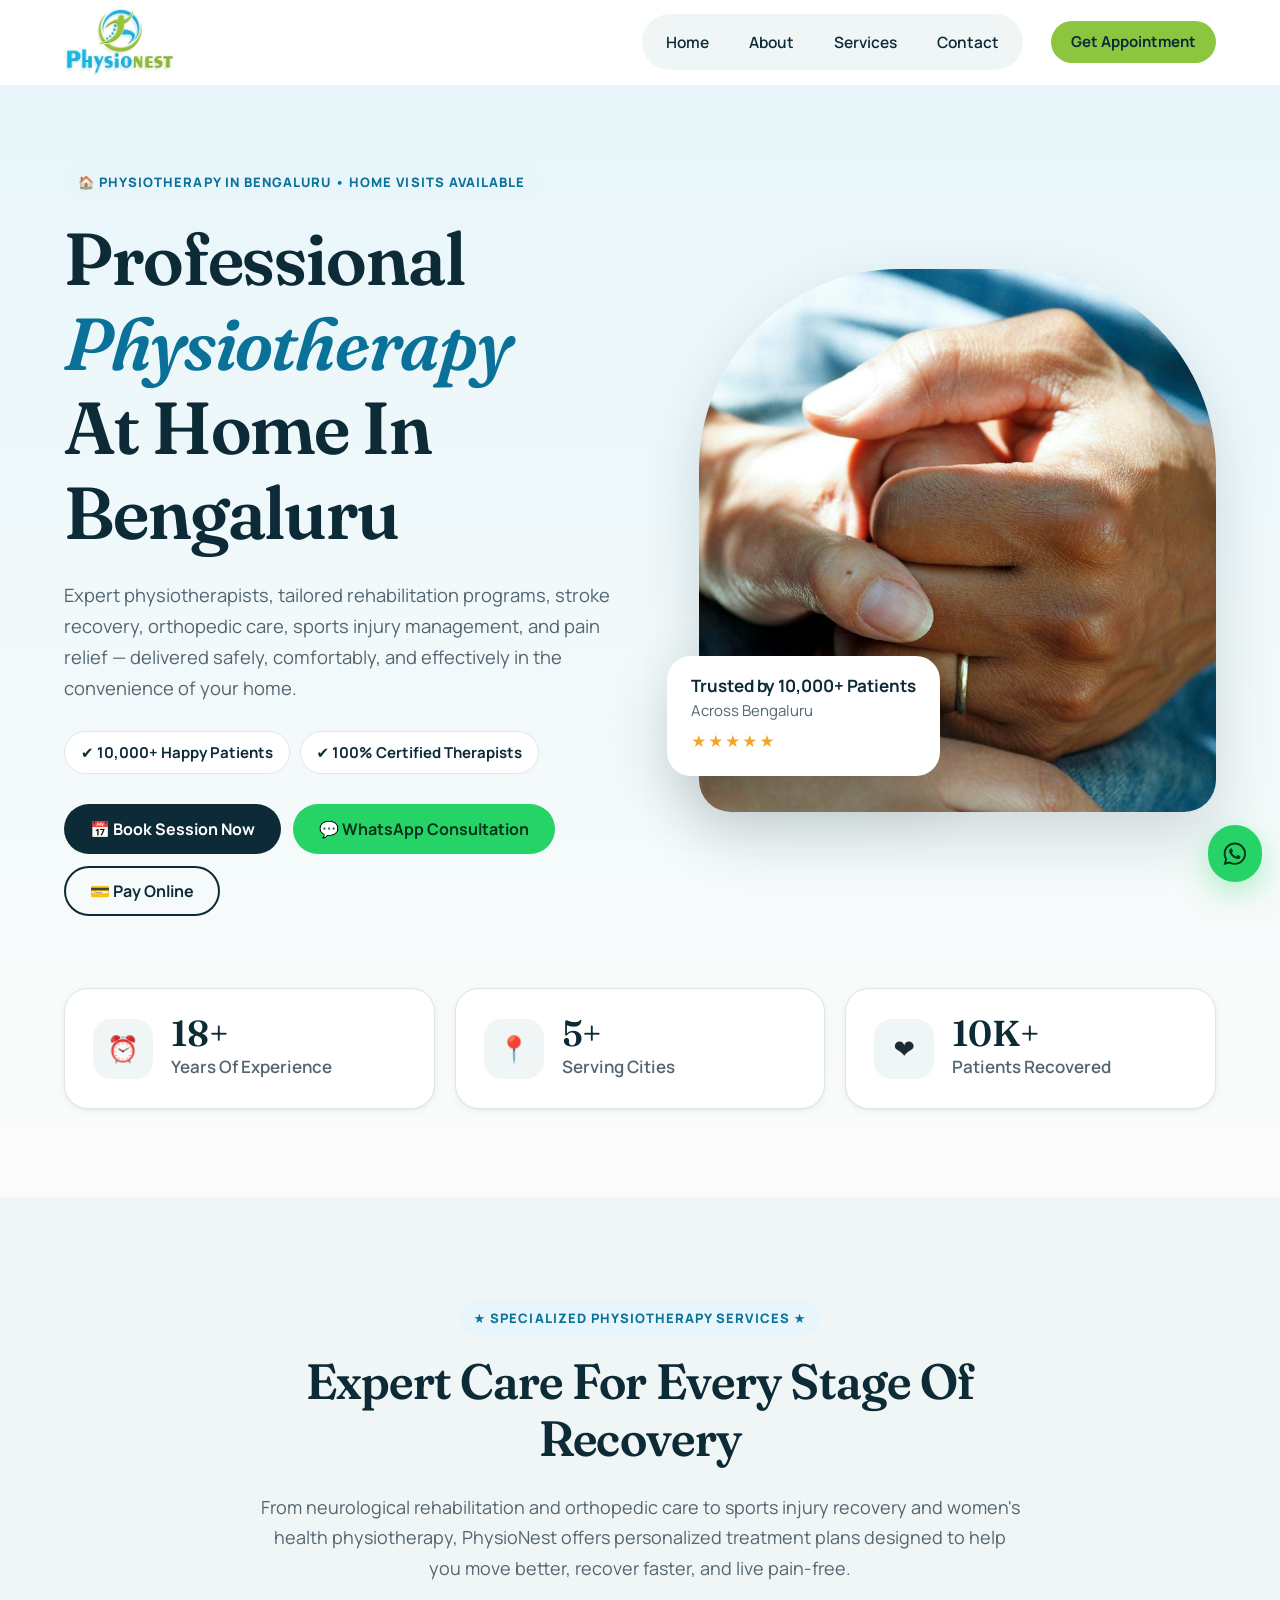
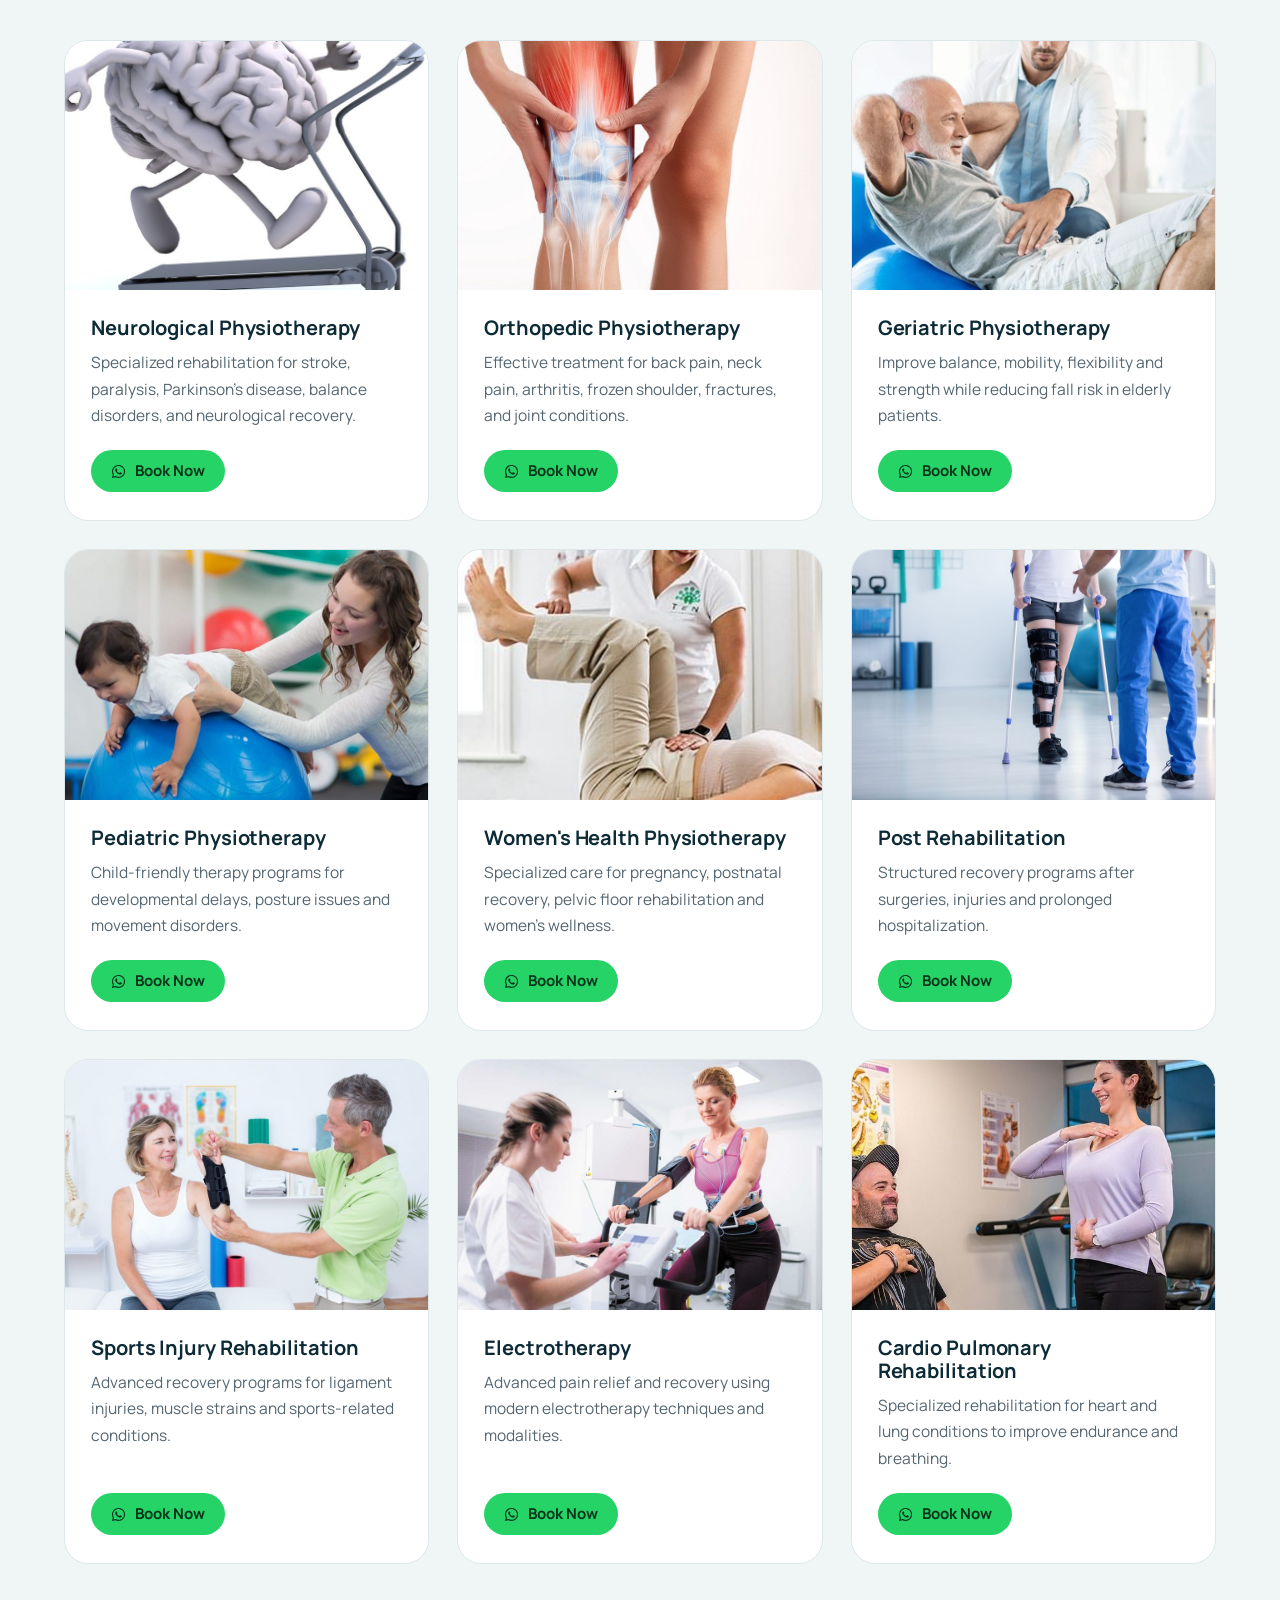
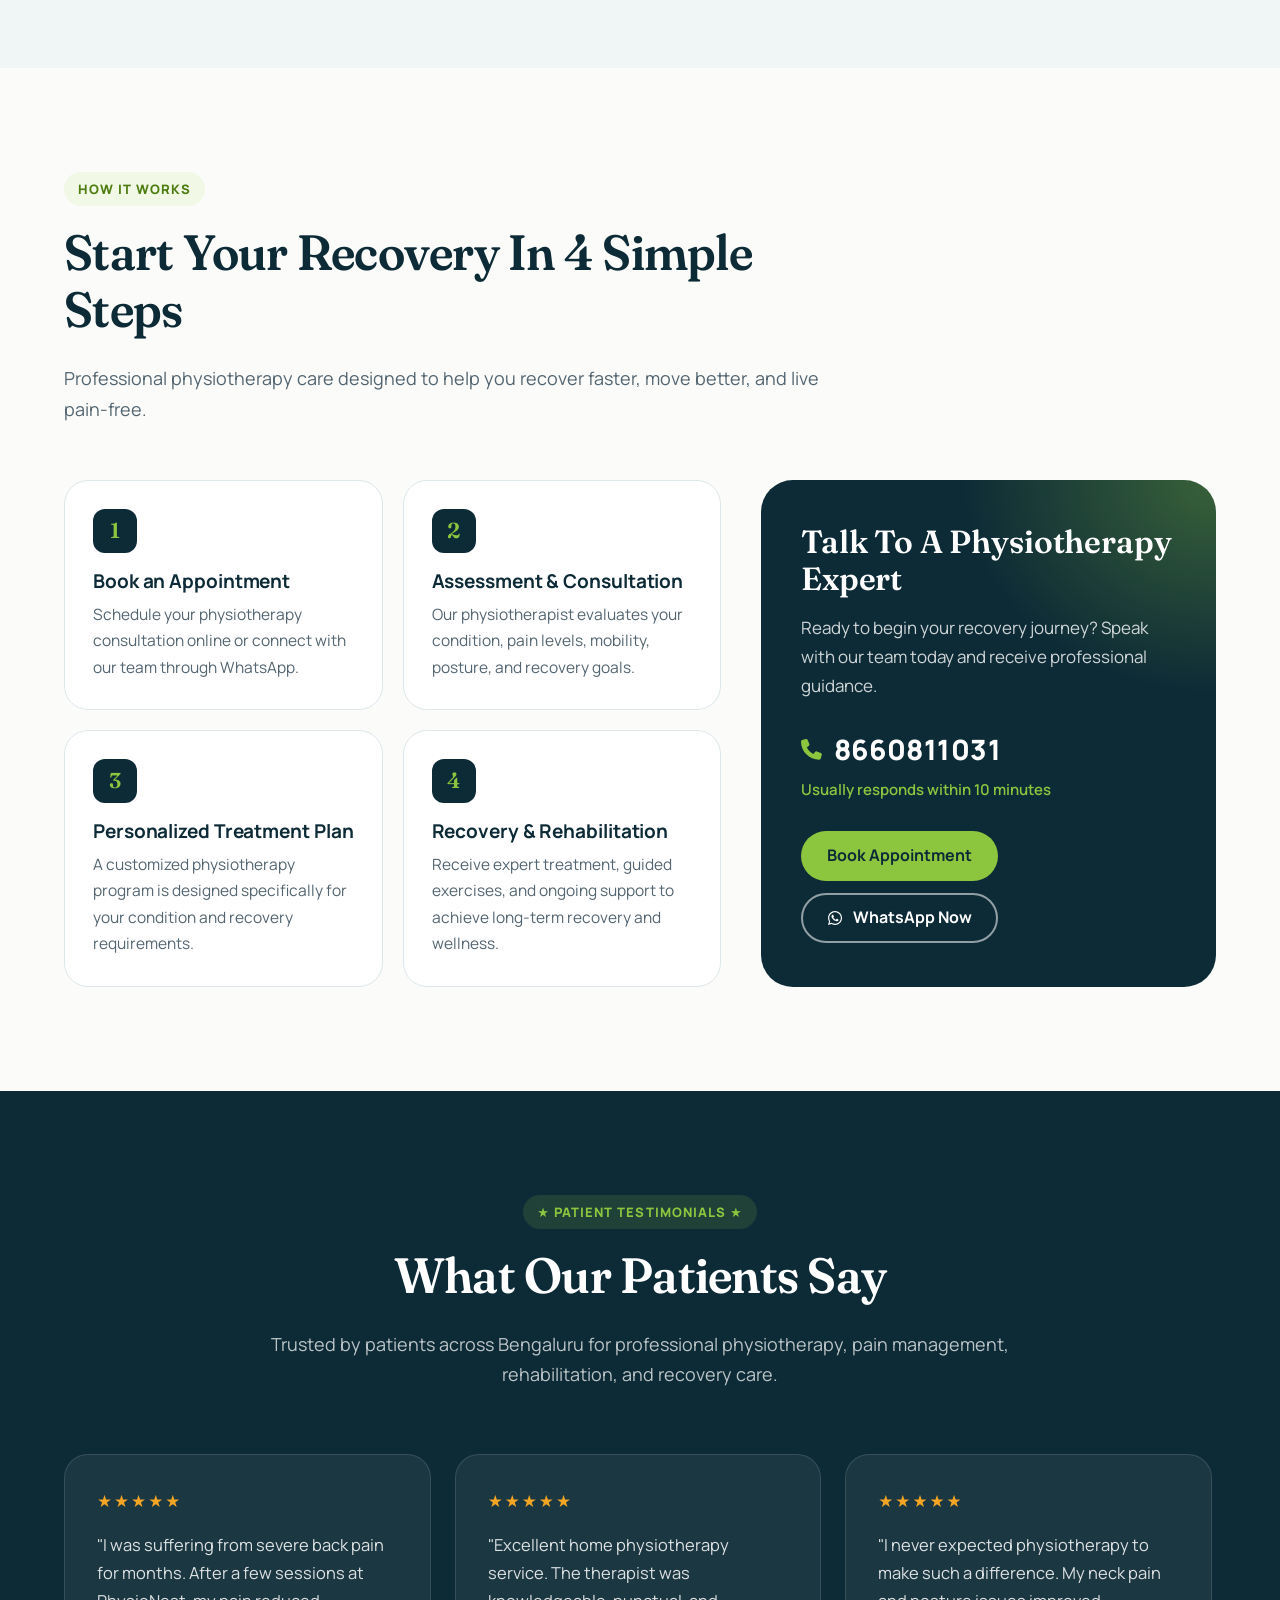
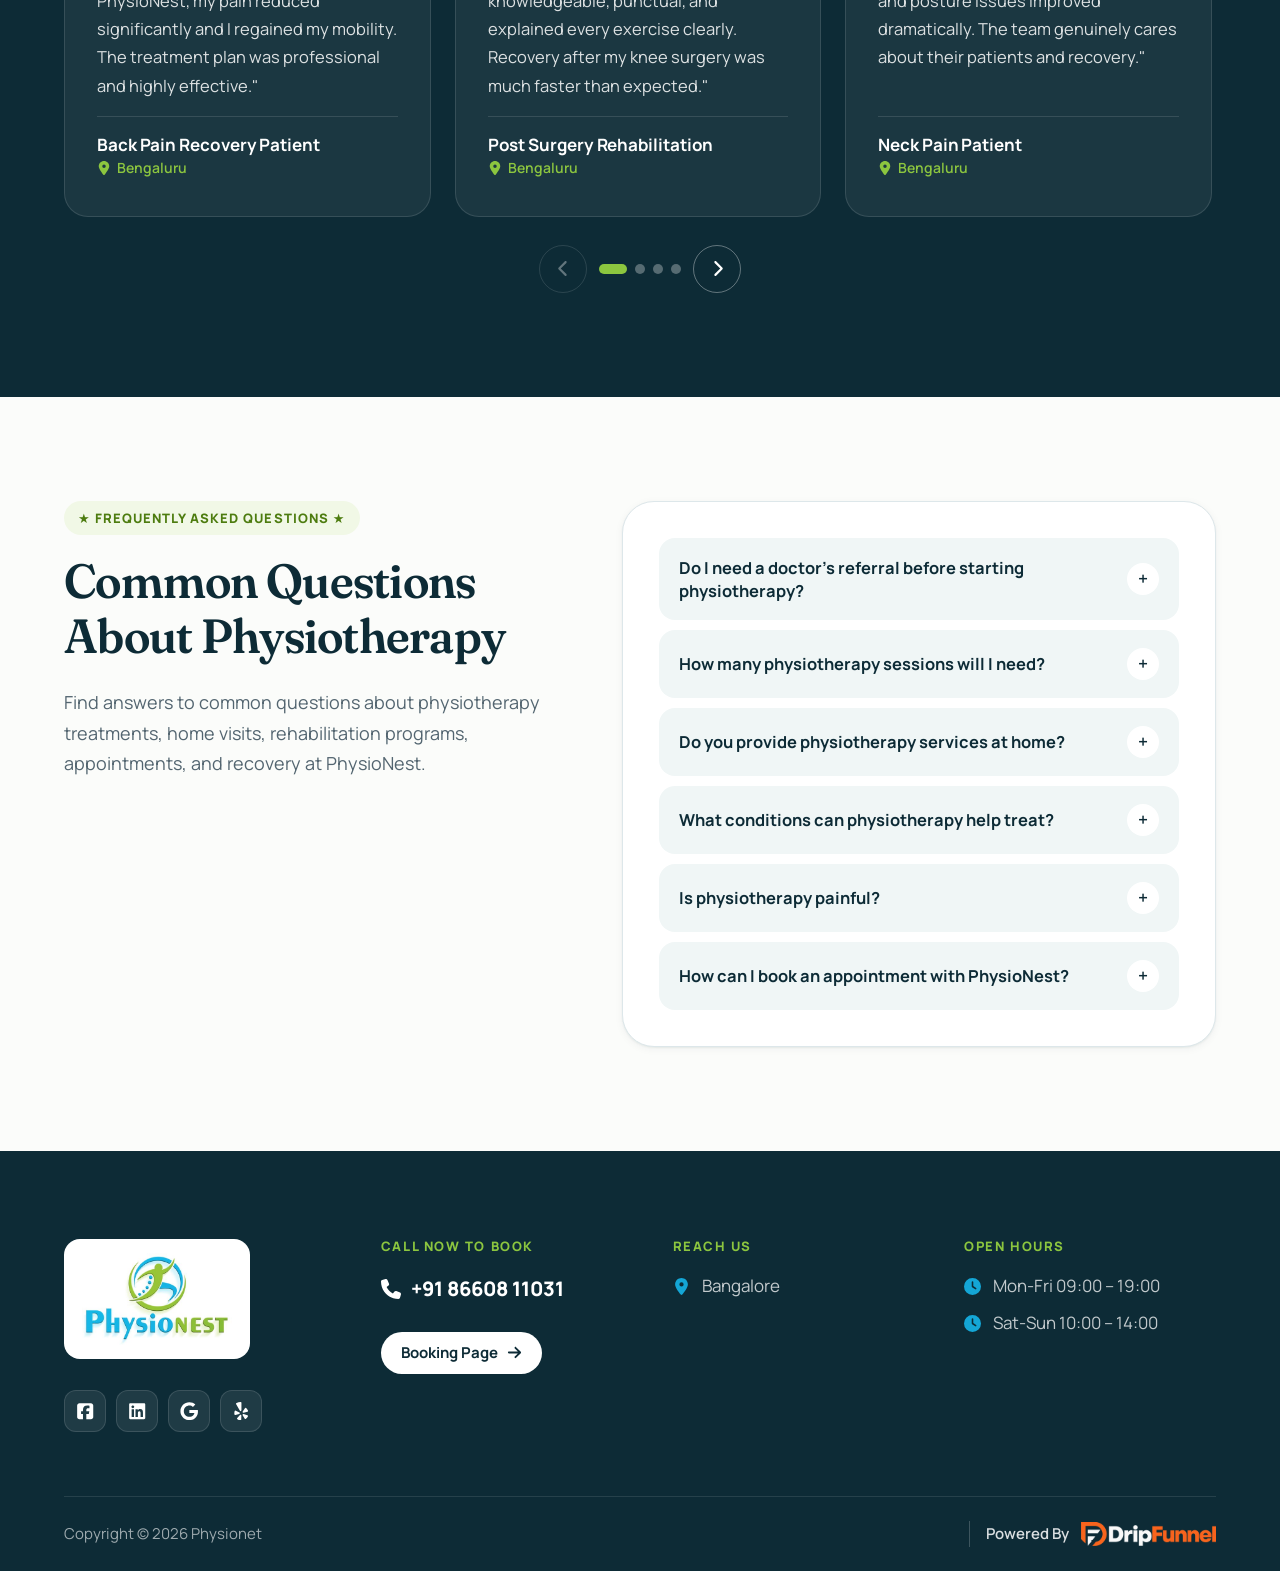
<file: booking.html>
<!DOCTYPE html>
<html lang="en-US" class="no-js">
<head>
  <meta charset="UTF-8">
  <meta name="viewport" content="width=device-width, initial-scale=1">
  <title>booking - Physionet</title>
  <meta name="description" content="🏠 PHYSIOTHERAPY IN BENGALURU • HOME VISITS AVAILABLE Professional Physiotherapy At Home In Bengaluru Expert physiotherapists, tailored rehabilitation programs,">
  <link rel="canonical" href="https://physionest.in/booking/">
  <meta property="og:locale" content="en_US">
  <meta property="og:site_name" content="Physionet">
  <meta property="og:title" content="booking - Physionet">
  <meta property="og:description" content="🏠 PHYSIOTHERAPY IN BENGALURU • HOME VISITS AVAILABLE Professional Physiotherapy At Home In Bengaluru Expert physiotherapists, tailored rehabilitation programs,">
  <meta property="og:url" content="https://physionest.in/booking/">
  <meta property="og:type" content="website">
  <meta name="theme-color" content="#0d2b36">
  <link rel="icon" href="images/favicon.png" type="image/png">
  <link rel="apple-touch-icon" href="images/apple-touch-icon.png">
  <link rel="preconnect" href="https://fonts.googleapis.com">
  <link rel="preconnect" href="https://fonts.gstatic.com" crossorigin>
  <link href="https://fonts.googleapis.com/css2?family=Fraunces:ital,opsz,wght@0,9..144,500..700;1,9..144,500..700&amp;family=Manrope:wght@400..800&amp;display=swap" rel="stylesheet">
  <link rel="stylesheet" href="css/style.css">
  <link rel="stylesheet" href="css/responsive.css">
  <script type="application/ld+json">{"@context":"https://schema.org","@graph":[{"@type":"WebSite","@id":"https://physionest.in/#website","name":"Physionet","author":{"@id":"https://physionest.in/booking/#person"},"copyrightHolder":{"@id":"https://physionest.in/booking/#person"},"description":"Best Physio in Bnagalore","url":"https://physionest.in/","potentialAction":{"@id":"https://physionest.in/#searchaction"},"publisher":{"@id":"https://physionest.in/#organization"}},{"@type":"WebPage","@id":"https://physionest.in/booking/#webpage","name":"booking","author":{"@id":"https://physionest.in/booking/#person"},"inLanguage":"en-US","url":"https://physionest.in/booking/","breadcrumb":{"@id":"https://physionest.in/booking/#breadcrumblist"},"contributor":{"@id":"https://physionest.in/booking/#person"},"copyrightHolder":{"@id":"https://physionest.in/booking/#person"},"datePublished":"2026-06-06T07:42:28+00:00","dateModified":"2026-06-10T07:52:16+00:00","isPartOf":{"@id":"https://physionest.in/#website"},"publisher":{"@id":"https://physionest.in/#organization"}},{"@type":"Organization","@id":"https://physionest.in/#organization","name":"Physionet","founder":[{"@type":"Person","name":"admin"}],"slogan":"Best Physio in Bnagalore","url":"https://physionest.in/ "},{"@type":"BreadcrumbList","name":"BreadcrumbList","@id":"https://physionest.in/booking/#breadcrumblist","itemListElement":[{"@type":"ListItem","position":1,"item":{"@id":"https://physionest.in","name":"Home"}},{"@type":"ListItem","position":2,"item":{"@id":"https://physionest.in/booking/","name":"booking"}}]},{"@type":"SearchAction","@id":"https://physionest.in/#searchaction","target":"https://physionest.in/search.html?s={search_term_string}","query-input":"required name=search_term_string"}]}</script>
</head>
<body>
  <a class="skip-link" href="#content">Skip to content</a>
  <header class="site-header">
    <div class="container header-inner">
      <a class="brand" href="index.html" aria-label="PhysioNest — Home">
        <img src="images/brand/logo.jpg" alt="PhysioNest" width="480" height="296">
      </a>
      <button class="nav-toggle" type="button" aria-expanded="false" aria-controls="primary-nav" aria-label="Open menu">
        <svg class="icon icon-open" aria-hidden="true" focusable="false" xmlns="http://www.w3.org/2000/svg" viewBox="0 0 448 512"><path d="M0 96C0 78.3 14.3 64 32 64H416c17.7 0 32 14.3 32 32s-14.3 32-32 32H32C14.3 128 0 113.7 0 96zM0 256c0-17.7 14.3-32 32-32H416c17.7 0 32 14.3 32 32s-14.3 32-32 32H32c-17.7 0-32-14.3-32-32zM448 416c0 17.7-14.3 32-32 32H32c-17.7 0-32-14.3-32-32s14.3-32 32-32H416c17.7 0 32 14.3 32 32z"/></svg><svg class="icon icon-close" aria-hidden="true" focusable="false" xmlns="http://www.w3.org/2000/svg" viewBox="0 0 384 512"><path d="M342.6 150.6c12.5-12.5 12.5-32.8 0-45.3s-32.8-12.5-45.3 0L192 210.7 86.6 105.4c-12.5-12.5-32.8-12.5-45.3 0s-12.5 32.8 0 45.3L146.7 256 41.4 361.4c-12.5 12.5-12.5 32.8 0 45.3s32.8 12.5 45.3 0L192 301.3 297.4 406.6c12.5 12.5 32.8 12.5 45.3 0s12.5-32.8 0-45.3L237.3 256 342.6 150.6z"/></svg>
      </button>
      <nav class="primary-nav" id="primary-nav" aria-label="Primary Site Navigation">
        <ul class="nav-list">
          <li><a href="index.html">Home</a></li><li><a href="index.html#about">About</a></li><li><a href="services.html">Services</a></li><li><a href="index.html#contact">Contact</a></li>
        </ul>
        <a class="btn btn--accent btn--sm" href="get-appointment.html">Get Appointment</a>
      </nav>
    </div>
  </header>

  <main id="content">
    <section class="b-hero" aria-labelledby="b-title">
      <div class="container b-hero-grid">
        <div class="reveal">
          <span class="eyebrow eyebrow--cyan">🏠 PHYSIOTHERAPY IN BENGALURU • HOME VISITS AVAILABLE</span>
          <h1 id="b-title"><span>Professional</span> <span class="accent">Physiotherapy</span> <span>At Home In Bengaluru</span></h1>
          <p class="b-hero-lead">Expert physiotherapists, tailored rehabilitation programs, stroke recovery, orthopedic care, sports injury management, and pain relief — delivered safely, comfortably, and effectively in the convenience of your home.</p>
          <ul class="checks">
            <li>✔️ 10,000+ Happy Patients</li>
            <li>✔️ 100% Certified Therapists</li>
          </ul>
          <div class="btn-row">
            <a class="btn" href="get-appointment.html">📅 Book Session Now</a>
            <a class="btn btn--whatsapp" href="https://wa.me/+91%208660811031" target="_blank" rel="noopener noreferrer">💬 WhatsApp Consultation</a>
            <a class="btn btn--ghost" href="https://rzp.io/rzp/physionest" target="_blank" rel="noopener noreferrer">💳 Pay Online</a>
          </div>
        </div>
        <div class="b-hero-media reveal">
          <img src="images/booking/physiotherapy-at-home.jpg" alt="Physiotherapy At Home" width="1200" height="800">
          <div class="trust-card">
            <h3>Trusted by 10,000+ Patients</h3>
            <p>Across Bengaluru</p>
            <div class="stars" role="img" aria-label="5 out of 5 stars">★★★★★</div>
          </div>
        </div>
      </div>
      <div class="container">
        <div class="b-stats">
          <div class="b-stat reveal"><span class="b-stat-emoji" aria-hidden="true">⏰</span><div><h3>18+</h3><p>Years Of Experience</p></div></div>
          <div class="b-stat reveal"><span class="b-stat-emoji" aria-hidden="true">📍</span><div><h3>5+</h3><p>Serving Cities</p></div></div>
          <div class="b-stat reveal"><span class="b-stat-emoji" aria-hidden="true">❤️</span><div><h3>10K+</h3><p>Patients Recovered</p></div></div>
        </div>
      </div>
    </section>

    <section class="section section--mist" aria-labelledby="svc-title">
      <div class="container">
        <div class="section-head section-head--center reveal">
          <span class="eyebrow eyebrow--cyan">★ SPECIALIZED PHYSIOTHERAPY SERVICES ★</span>
          <h2 id="svc-title">Expert Care For Every Stage Of Recovery</h2>
          <p>From neurological rehabilitation and orthopedic care to sports injury recovery and women's health physiotherapy, PhysioNest offers personalized treatment plans designed to help you move better, recover faster, and live pain-free.</p>
        </div>
        <ul class="photo-cards">
          <li class="photo-card reveal">
            <figure><img src="images/services/neurological.jpg" alt="Neurological Physiotherapy" loading="lazy" width="900" height="600"></figure>
            <div class="photo-card-body">
              <h3>Neurological Physiotherapy</h3>
              <p>Specialized rehabilitation for stroke, paralysis, Parkinson's disease, balance disorders, and neurological recovery.</p>
              <a class="btn btn--whatsapp btn--sm" href="https://wa.me/918660811031?text=Hi%20PhysioNest,%20I%20want%20Neurological%20Physiotherapy" target="_blank" rel="noopener noreferrer"><svg class="icon" aria-hidden="true" focusable="false" xmlns="http://www.w3.org/2000/svg" viewBox="0 0 448 512"><path d="M380.9 97.1C339 55.1 283.2 32 223.9 32c-122.4 0-222 99.6-222 222 0 39.1 10.2 77.3 29.6 111L0 480l117.7-30.9c32.4 17.7 68.9 27 106.1 27h.1c122.3 0 224.1-99.6 224.1-222 0-59.3-25.2-115-67.1-157zm-157 341.6c-33.2 0-65.7-8.9-94-25.7l-6.7-4-69.8 18.3L72 359.2l-4.4-7c-18.5-29.4-28.2-63.3-28.2-98.2 0-101.7 82.8-184.5 184.6-184.5 49.3 0 95.6 19.2 130.4 54.1 34.8 34.9 56.2 81.2 56.1 130.5 0 101.8-84.9 184.6-186.6 184.6zm101.2-138.2c-5.5-2.8-32.8-16.2-37.9-18-5.1-1.9-8.8-2.8-12.5 2.8-3.7 5.6-14.3 18-17.6 21.8-3.2 3.7-6.5 4.2-12 1.4-32.6-16.3-54-29.1-75.5-66-5.7-9.8 5.7-9.1 16.3-30.3 1.8-3.7.9-6.9-.5-9.7-1.4-2.8-12.5-30.1-17.1-41.2-4.5-10.8-9.1-9.3-12.5-9.5-3.2-.2-6.9-.2-10.6-.2-3.7 0-9.7 1.4-14.8 6.9-5.1 5.6-19.4 19-19.4 46.3 0 27.3 19.9 53.7 22.6 57.4 2.8 3.7 39.1 59.7 94.8 83.8 35.2 15.2 49 16.5 66.6 13.9 10.7-1.6 32.8-13.4 37.4-26.4 4.6-13 4.6-24.1 3.2-26.4-1.3-2.5-5-3.9-10.5-6.6z"/></svg>Book Now</a>
            </div>
          </li>
          <li class="photo-card reveal">
            <figure><img src="images/services/orthopedic.jpg" alt="Orthopedic Physiotherapy" loading="lazy" width="900" height="600"></figure>
            <div class="photo-card-body">
              <h3>Orthopedic Physiotherapy</h3>
              <p>Effective treatment for back pain, neck pain, arthritis, frozen shoulder, fractures, and joint conditions.</p>
              <a class="btn btn--whatsapp btn--sm" href="https://wa.me/918660811031?text=Hi%20PhysioNest,%20I%20want%20Orthopedic%20Physiotherapy" target="_blank" rel="noopener noreferrer"><svg class="icon" aria-hidden="true" focusable="false" xmlns="http://www.w3.org/2000/svg" viewBox="0 0 448 512"><path d="M380.9 97.1C339 55.1 283.2 32 223.9 32c-122.4 0-222 99.6-222 222 0 39.1 10.2 77.3 29.6 111L0 480l117.7-30.9c32.4 17.7 68.9 27 106.1 27h.1c122.3 0 224.1-99.6 224.1-222 0-59.3-25.2-115-67.1-157zm-157 341.6c-33.2 0-65.7-8.9-94-25.7l-6.7-4-69.8 18.3L72 359.2l-4.4-7c-18.5-29.4-28.2-63.3-28.2-98.2 0-101.7 82.8-184.5 184.6-184.5 49.3 0 95.6 19.2 130.4 54.1 34.8 34.9 56.2 81.2 56.1 130.5 0 101.8-84.9 184.6-186.6 184.6zm101.2-138.2c-5.5-2.8-32.8-16.2-37.9-18-5.1-1.9-8.8-2.8-12.5 2.8-3.7 5.6-14.3 18-17.6 21.8-3.2 3.7-6.5 4.2-12 1.4-32.6-16.3-54-29.1-75.5-66-5.7-9.8 5.7-9.1 16.3-30.3 1.8-3.7.9-6.9-.5-9.7-1.4-2.8-12.5-30.1-17.1-41.2-4.5-10.8-9.1-9.3-12.5-9.5-3.2-.2-6.9-.2-10.6-.2-3.7 0-9.7 1.4-14.8 6.9-5.1 5.6-19.4 19-19.4 46.3 0 27.3 19.9 53.7 22.6 57.4 2.8 3.7 39.1 59.7 94.8 83.8 35.2 15.2 49 16.5 66.6 13.9 10.7-1.6 32.8-13.4 37.4-26.4 4.6-13 4.6-24.1 3.2-26.4-1.3-2.5-5-3.9-10.5-6.6z"/></svg>Book Now</a>
            </div>
          </li>
          <li class="photo-card reveal">
            <figure><img src="images/services/geriatric.jpg" alt="Geriatric Physiotherapy" loading="lazy" width="900" height="600"></figure>
            <div class="photo-card-body">
              <h3>Geriatric Physiotherapy</h3>
              <p>Improve balance, mobility, flexibility and strength while reducing fall risk in elderly patients.</p>
              <a class="btn btn--whatsapp btn--sm" href="https://wa.me/918660811031?text=Hi%20PhysioNest,%20I%20want%20Geriatric%20Physiotherapy" target="_blank" rel="noopener noreferrer"><svg class="icon" aria-hidden="true" focusable="false" xmlns="http://www.w3.org/2000/svg" viewBox="0 0 448 512"><path d="M380.9 97.1C339 55.1 283.2 32 223.9 32c-122.4 0-222 99.6-222 222 0 39.1 10.2 77.3 29.6 111L0 480l117.7-30.9c32.4 17.7 68.9 27 106.1 27h.1c122.3 0 224.1-99.6 224.1-222 0-59.3-25.2-115-67.1-157zm-157 341.6c-33.2 0-65.7-8.9-94-25.7l-6.7-4-69.8 18.3L72 359.2l-4.4-7c-18.5-29.4-28.2-63.3-28.2-98.2 0-101.7 82.8-184.5 184.6-184.5 49.3 0 95.6 19.2 130.4 54.1 34.8 34.9 56.2 81.2 56.1 130.5 0 101.8-84.9 184.6-186.6 184.6zm101.2-138.2c-5.5-2.8-32.8-16.2-37.9-18-5.1-1.9-8.8-2.8-12.5 2.8-3.7 5.6-14.3 18-17.6 21.8-3.2 3.7-6.5 4.2-12 1.4-32.6-16.3-54-29.1-75.5-66-5.7-9.8 5.7-9.1 16.3-30.3 1.8-3.7.9-6.9-.5-9.7-1.4-2.8-12.5-30.1-17.1-41.2-4.5-10.8-9.1-9.3-12.5-9.5-3.2-.2-6.9-.2-10.6-.2-3.7 0-9.7 1.4-14.8 6.9-5.1 5.6-19.4 19-19.4 46.3 0 27.3 19.9 53.7 22.6 57.4 2.8 3.7 39.1 59.7 94.8 83.8 35.2 15.2 49 16.5 66.6 13.9 10.7-1.6 32.8-13.4 37.4-26.4 4.6-13 4.6-24.1 3.2-26.4-1.3-2.5-5-3.9-10.5-6.6z"/></svg>Book Now</a>
            </div>
          </li>
          <li class="photo-card reveal">
            <figure><img src="images/services/pediatric.jpg" alt="Pediatric Physiotherapy" loading="lazy" width="900" height="600"></figure>
            <div class="photo-card-body">
              <h3>Pediatric Physiotherapy</h3>
              <p>Child-friendly therapy programs for developmental delays, posture issues and movement disorders.</p>
              <a class="btn btn--whatsapp btn--sm" href="https://wa.me/918660811031?text=Hi%20PhysioNest,%20I%20want%20Pediatric%20Physiotherapy" target="_blank" rel="noopener noreferrer"><svg class="icon" aria-hidden="true" focusable="false" xmlns="http://www.w3.org/2000/svg" viewBox="0 0 448 512"><path d="M380.9 97.1C339 55.1 283.2 32 223.9 32c-122.4 0-222 99.6-222 222 0 39.1 10.2 77.3 29.6 111L0 480l117.7-30.9c32.4 17.7 68.9 27 106.1 27h.1c122.3 0 224.1-99.6 224.1-222 0-59.3-25.2-115-67.1-157zm-157 341.6c-33.2 0-65.7-8.9-94-25.7l-6.7-4-69.8 18.3L72 359.2l-4.4-7c-18.5-29.4-28.2-63.3-28.2-98.2 0-101.7 82.8-184.5 184.6-184.5 49.3 0 95.6 19.2 130.4 54.1 34.8 34.9 56.2 81.2 56.1 130.5 0 101.8-84.9 184.6-186.6 184.6zm101.2-138.2c-5.5-2.8-32.8-16.2-37.9-18-5.1-1.9-8.8-2.8-12.5 2.8-3.7 5.6-14.3 18-17.6 21.8-3.2 3.7-6.5 4.2-12 1.4-32.6-16.3-54-29.1-75.5-66-5.7-9.8 5.7-9.1 16.3-30.3 1.8-3.7.9-6.9-.5-9.7-1.4-2.8-12.5-30.1-17.1-41.2-4.5-10.8-9.1-9.3-12.5-9.5-3.2-.2-6.9-.2-10.6-.2-3.7 0-9.7 1.4-14.8 6.9-5.1 5.6-19.4 19-19.4 46.3 0 27.3 19.9 53.7 22.6 57.4 2.8 3.7 39.1 59.7 94.8 83.8 35.2 15.2 49 16.5 66.6 13.9 10.7-1.6 32.8-13.4 37.4-26.4 4.6-13 4.6-24.1 3.2-26.4-1.3-2.5-5-3.9-10.5-6.6z"/></svg>Book Now</a>
            </div>
          </li>
          <li class="photo-card reveal">
            <figure><img src="images/services/womens-health.jpg" alt="Women Health Physiotherapy" loading="lazy" width="900" height="600"></figure>
            <div class="photo-card-body">
              <h3>Women's Health Physiotherapy</h3>
              <p>Specialized care for pregnancy, postnatal recovery, pelvic floor rehabilitation and women's wellness.</p>
              <a class="btn btn--whatsapp btn--sm" href="https://wa.me/918660811031?text=Hi%20PhysioNest,%20I%20want%20Women%27s%20Health%20Physiotherapy" target="_blank" rel="noopener noreferrer"><svg class="icon" aria-hidden="true" focusable="false" xmlns="http://www.w3.org/2000/svg" viewBox="0 0 448 512"><path d="M380.9 97.1C339 55.1 283.2 32 223.9 32c-122.4 0-222 99.6-222 222 0 39.1 10.2 77.3 29.6 111L0 480l117.7-30.9c32.4 17.7 68.9 27 106.1 27h.1c122.3 0 224.1-99.6 224.1-222 0-59.3-25.2-115-67.1-157zm-157 341.6c-33.2 0-65.7-8.9-94-25.7l-6.7-4-69.8 18.3L72 359.2l-4.4-7c-18.5-29.4-28.2-63.3-28.2-98.2 0-101.7 82.8-184.5 184.6-184.5 49.3 0 95.6 19.2 130.4 54.1 34.8 34.9 56.2 81.2 56.1 130.5 0 101.8-84.9 184.6-186.6 184.6zm101.2-138.2c-5.5-2.8-32.8-16.2-37.9-18-5.1-1.9-8.8-2.8-12.5 2.8-3.7 5.6-14.3 18-17.6 21.8-3.2 3.7-6.5 4.2-12 1.4-32.6-16.3-54-29.1-75.5-66-5.7-9.8 5.7-9.1 16.3-30.3 1.8-3.7.9-6.9-.5-9.7-1.4-2.8-12.5-30.1-17.1-41.2-4.5-10.8-9.1-9.3-12.5-9.5-3.2-.2-6.9-.2-10.6-.2-3.7 0-9.7 1.4-14.8 6.9-5.1 5.6-19.4 19-19.4 46.3 0 27.3 19.9 53.7 22.6 57.4 2.8 3.7 39.1 59.7 94.8 83.8 35.2 15.2 49 16.5 66.6 13.9 10.7-1.6 32.8-13.4 37.4-26.4 4.6-13 4.6-24.1 3.2-26.4-1.3-2.5-5-3.9-10.5-6.6z"/></svg>Book Now</a>
            </div>
          </li>
          <li class="photo-card reveal">
            <figure><img src="images/services/post-rehabilitation.jpg" alt="Post Rehabilitation" loading="lazy" width="900" height="600"></figure>
            <div class="photo-card-body">
              <h3>Post Rehabilitation</h3>
              <p>Structured recovery programs after surgeries, injuries and prolonged hospitalization.</p>
              <a class="btn btn--whatsapp btn--sm" href="https://wa.me/918660811031?text=Hi%20PhysioNest,%20I%20want%20Post%20Rehabilitation%20Services" target="_blank" rel="noopener noreferrer"><svg class="icon" aria-hidden="true" focusable="false" xmlns="http://www.w3.org/2000/svg" viewBox="0 0 448 512"><path d="M380.9 97.1C339 55.1 283.2 32 223.9 32c-122.4 0-222 99.6-222 222 0 39.1 10.2 77.3 29.6 111L0 480l117.7-30.9c32.4 17.7 68.9 27 106.1 27h.1c122.3 0 224.1-99.6 224.1-222 0-59.3-25.2-115-67.1-157zm-157 341.6c-33.2 0-65.7-8.9-94-25.7l-6.7-4-69.8 18.3L72 359.2l-4.4-7c-18.5-29.4-28.2-63.3-28.2-98.2 0-101.7 82.8-184.5 184.6-184.5 49.3 0 95.6 19.2 130.4 54.1 34.8 34.9 56.2 81.2 56.1 130.5 0 101.8-84.9 184.6-186.6 184.6zm101.2-138.2c-5.5-2.8-32.8-16.2-37.9-18-5.1-1.9-8.8-2.8-12.5 2.8-3.7 5.6-14.3 18-17.6 21.8-3.2 3.7-6.5 4.2-12 1.4-32.6-16.3-54-29.1-75.5-66-5.7-9.8 5.7-9.1 16.3-30.3 1.8-3.7.9-6.9-.5-9.7-1.4-2.8-12.5-30.1-17.1-41.2-4.5-10.8-9.1-9.3-12.5-9.5-3.2-.2-6.9-.2-10.6-.2-3.7 0-9.7 1.4-14.8 6.9-5.1 5.6-19.4 19-19.4 46.3 0 27.3 19.9 53.7 22.6 57.4 2.8 3.7 39.1 59.7 94.8 83.8 35.2 15.2 49 16.5 66.6 13.9 10.7-1.6 32.8-13.4 37.4-26.4 4.6-13 4.6-24.1 3.2-26.4-1.3-2.5-5-3.9-10.5-6.6z"/></svg>Book Now</a>
            </div>
          </li>
          <li class="photo-card reveal">
            <figure><img src="images/services/sports-injury.jpg" alt="Sports Injury Rehabilitation" loading="lazy" width="900" height="600"></figure>
            <div class="photo-card-body">
              <h3>Sports Injury Rehabilitation</h3>
              <p>Advanced recovery programs for ligament injuries, muscle strains and sports-related conditions.</p>
              <a class="btn btn--whatsapp btn--sm" href="https://wa.me/918660811031?text=Hi%20PhysioNest,%20I%20want%20Sports%20Injury%20Rehabilitation" target="_blank" rel="noopener noreferrer"><svg class="icon" aria-hidden="true" focusable="false" xmlns="http://www.w3.org/2000/svg" viewBox="0 0 448 512"><path d="M380.9 97.1C339 55.1 283.2 32 223.9 32c-122.4 0-222 99.6-222 222 0 39.1 10.2 77.3 29.6 111L0 480l117.7-30.9c32.4 17.7 68.9 27 106.1 27h.1c122.3 0 224.1-99.6 224.1-222 0-59.3-25.2-115-67.1-157zm-157 341.6c-33.2 0-65.7-8.9-94-25.7l-6.7-4-69.8 18.3L72 359.2l-4.4-7c-18.5-29.4-28.2-63.3-28.2-98.2 0-101.7 82.8-184.5 184.6-184.5 49.3 0 95.6 19.2 130.4 54.1 34.8 34.9 56.2 81.2 56.1 130.5 0 101.8-84.9 184.6-186.6 184.6zm101.2-138.2c-5.5-2.8-32.8-16.2-37.9-18-5.1-1.9-8.8-2.8-12.5 2.8-3.7 5.6-14.3 18-17.6 21.8-3.2 3.7-6.5 4.2-12 1.4-32.6-16.3-54-29.1-75.5-66-5.7-9.8 5.7-9.1 16.3-30.3 1.8-3.7.9-6.9-.5-9.7-1.4-2.8-12.5-30.1-17.1-41.2-4.5-10.8-9.1-9.3-12.5-9.5-3.2-.2-6.9-.2-10.6-.2-3.7 0-9.7 1.4-14.8 6.9-5.1 5.6-19.4 19-19.4 46.3 0 27.3 19.9 53.7 22.6 57.4 2.8 3.7 39.1 59.7 94.8 83.8 35.2 15.2 49 16.5 66.6 13.9 10.7-1.6 32.8-13.4 37.4-26.4 4.6-13 4.6-24.1 3.2-26.4-1.3-2.5-5-3.9-10.5-6.6z"/></svg>Book Now</a>
            </div>
          </li>
          <li class="photo-card reveal">
            <figure><img src="images/services/electrotherapy.jpg" alt="Electrotherapy" loading="lazy" width="900" height="600"></figure>
            <div class="photo-card-body">
              <h3>Electrotherapy</h3>
              <p>Advanced pain relief and recovery using modern electrotherapy techniques and modalities.</p>
              <a class="btn btn--whatsapp btn--sm" href="https://wa.me/918660811031?text=Hi%20PhysioNest,%20I%20want%20Electrotherapy" target="_blank" rel="noopener noreferrer"><svg class="icon" aria-hidden="true" focusable="false" xmlns="http://www.w3.org/2000/svg" viewBox="0 0 448 512"><path d="M380.9 97.1C339 55.1 283.2 32 223.9 32c-122.4 0-222 99.6-222 222 0 39.1 10.2 77.3 29.6 111L0 480l117.7-30.9c32.4 17.7 68.9 27 106.1 27h.1c122.3 0 224.1-99.6 224.1-222 0-59.3-25.2-115-67.1-157zm-157 341.6c-33.2 0-65.7-8.9-94-25.7l-6.7-4-69.8 18.3L72 359.2l-4.4-7c-18.5-29.4-28.2-63.3-28.2-98.2 0-101.7 82.8-184.5 184.6-184.5 49.3 0 95.6 19.2 130.4 54.1 34.8 34.9 56.2 81.2 56.1 130.5 0 101.8-84.9 184.6-186.6 184.6zm101.2-138.2c-5.5-2.8-32.8-16.2-37.9-18-5.1-1.9-8.8-2.8-12.5 2.8-3.7 5.6-14.3 18-17.6 21.8-3.2 3.7-6.5 4.2-12 1.4-32.6-16.3-54-29.1-75.5-66-5.7-9.8 5.7-9.1 16.3-30.3 1.8-3.7.9-6.9-.5-9.7-1.4-2.8-12.5-30.1-17.1-41.2-4.5-10.8-9.1-9.3-12.5-9.5-3.2-.2-6.9-.2-10.6-.2-3.7 0-9.7 1.4-14.8 6.9-5.1 5.6-19.4 19-19.4 46.3 0 27.3 19.9 53.7 22.6 57.4 2.8 3.7 39.1 59.7 94.8 83.8 35.2 15.2 49 16.5 66.6 13.9 10.7-1.6 32.8-13.4 37.4-26.4 4.6-13 4.6-24.1 3.2-26.4-1.3-2.5-5-3.9-10.5-6.6z"/></svg>Book Now</a>
            </div>
          </li>
          <li class="photo-card reveal">
            <figure><img src="images/services/cardio-pulmonary.jpg" alt="Cardio Pulmonary Rehabilitation" loading="lazy" width="900" height="600"></figure>
            <div class="photo-card-body">
              <h3>Cardio Pulmonary Rehabilitation</h3>
              <p>Specialized rehabilitation for heart and lung conditions to improve endurance and breathing.</p>
              <a class="btn btn--whatsapp btn--sm" href="https://wa.me/918660811031?text=Hi%20PhysioNest,%20I%20want%20Cardio%20Pulmonary%20Rehabilitation" target="_blank" rel="noopener noreferrer"><svg class="icon" aria-hidden="true" focusable="false" xmlns="http://www.w3.org/2000/svg" viewBox="0 0 448 512"><path d="M380.9 97.1C339 55.1 283.2 32 223.9 32c-122.4 0-222 99.6-222 222 0 39.1 10.2 77.3 29.6 111L0 480l117.7-30.9c32.4 17.7 68.9 27 106.1 27h.1c122.3 0 224.1-99.6 224.1-222 0-59.3-25.2-115-67.1-157zm-157 341.6c-33.2 0-65.7-8.9-94-25.7l-6.7-4-69.8 18.3L72 359.2l-4.4-7c-18.5-29.4-28.2-63.3-28.2-98.2 0-101.7 82.8-184.5 184.6-184.5 49.3 0 95.6 19.2 130.4 54.1 34.8 34.9 56.2 81.2 56.1 130.5 0 101.8-84.9 184.6-186.6 184.6zm101.2-138.2c-5.5-2.8-32.8-16.2-37.9-18-5.1-1.9-8.8-2.8-12.5 2.8-3.7 5.6-14.3 18-17.6 21.8-3.2 3.7-6.5 4.2-12 1.4-32.6-16.3-54-29.1-75.5-66-5.7-9.8 5.7-9.1 16.3-30.3 1.8-3.7.9-6.9-.5-9.7-1.4-2.8-12.5-30.1-17.1-41.2-4.5-10.8-9.1-9.3-12.5-9.5-3.2-.2-6.9-.2-10.6-.2-3.7 0-9.7 1.4-14.8 6.9-5.1 5.6-19.4 19-19.4 46.3 0 27.3 19.9 53.7 22.6 57.4 2.8 3.7 39.1 59.7 94.8 83.8 35.2 15.2 49 16.5 66.6 13.9 10.7-1.6 32.8-13.4 37.4-26.4 4.6-13 4.6-24.1 3.2-26.4-1.3-2.5-5-3.9-10.5-6.6z"/></svg>Book Now</a>
            </div>
          </li>
        </ul>
      </div>
    </section>

    <section class="section" aria-labelledby="how-title">
      <div class="container">
        <div class="section-head reveal">
          <span class="eyebrow">HOW IT WORKS</span>
          <h2 id="how-title">Start Your Recovery In 4 Simple Steps</h2>
          <p>Professional physiotherapy care designed to help you recover faster, move better, and live pain-free.</p>
        </div>
        <div class="steps-layout">
          <ol class="steps-list" style="list-style:none;padding:0;margin:0">
            <li class="step-card reveal"><span class="n" aria-hidden="true">1</span><h3>Book an Appointment</h3><p>Schedule your physiotherapy consultation online or connect with our team through WhatsApp.</p></li>
            <li class="step-card reveal"><span class="n" aria-hidden="true">2</span><h3>Assessment &amp; Consultation</h3><p>Our physiotherapist evaluates your condition, pain levels, mobility, posture, and recovery goals.</p></li>
            <li class="step-card reveal"><span class="n" aria-hidden="true">3</span><h3>Personalized Treatment Plan</h3><p>A customized physiotherapy program is designed specifically for your condition and recovery requirements.</p></li>
            <li class="step-card reveal"><span class="n" aria-hidden="true">4</span><h3>Recovery &amp; Rehabilitation</h3><p>Receive expert treatment, guided exercises, and ongoing support to achieve long-term recovery and wellness.</p></li>
          </ol>
          <aside class="expert-card reveal" aria-labelledby="expert-title">
            <h3 id="expert-title">Talk To A Physiotherapy Expert</h3>
            <p>Ready to begin your recovery journey? Speak with our team today and receive professional guidance.</p>
            <a class="expert-phone" href="tel:+918660811031"><svg class="icon" aria-hidden="true" focusable="false" xmlns="http://www.w3.org/2000/svg" viewBox="0 0 512 512"><path d="M164.9 24.6c-7.7-18.6-28-28.5-47.4-23.2l-88 24C12.1 30.2 0 46 0 64C0 311.4 200.6 512 448 512c18 0 33.8-12.1 38.6-29.5l24-88c5.3-19.4-4.6-39.7-23.2-47.4l-96-40c-16.3-6.8-35.2-2.1-46.3 11.6L304.7 368C234.3 334.7 177.3 277.7 144 207.3L193.3 167c13.7-11.2 18.4-30 11.6-46.3l-40-96z"/></svg>8660811031</a>
            <p class="expert-note">Usually responds within 10 minutes</p>
            <div class="btn-row">
              <a class="btn btn--accent" href="get-appointment.html">Book Appointment</a>
              <a class="btn btn--ghost-light" href="https://wa.me/+91%208660811031" target="_blank" rel="noopener noreferrer"><svg class="icon" aria-hidden="true" focusable="false" xmlns="http://www.w3.org/2000/svg" viewBox="0 0 448 512"><path d="M380.9 97.1C339 55.1 283.2 32 223.9 32c-122.4 0-222 99.6-222 222 0 39.1 10.2 77.3 29.6 111L0 480l117.7-30.9c32.4 17.7 68.9 27 106.1 27h.1c122.3 0 224.1-99.6 224.1-222 0-59.3-25.2-115-67.1-157zm-157 341.6c-33.2 0-65.7-8.9-94-25.7l-6.7-4-69.8 18.3L72 359.2l-4.4-7c-18.5-29.4-28.2-63.3-28.2-98.2 0-101.7 82.8-184.5 184.6-184.5 49.3 0 95.6 19.2 130.4 54.1 34.8 34.9 56.2 81.2 56.1 130.5 0 101.8-84.9 184.6-186.6 184.6zm101.2-138.2c-5.5-2.8-32.8-16.2-37.9-18-5.1-1.9-8.8-2.8-12.5 2.8-3.7 5.6-14.3 18-17.6 21.8-3.2 3.7-6.5 4.2-12 1.4-32.6-16.3-54-29.1-75.5-66-5.7-9.8 5.7-9.1 16.3-30.3 1.8-3.7.9-6.9-.5-9.7-1.4-2.8-12.5-30.1-17.1-41.2-4.5-10.8-9.1-9.3-12.5-9.5-3.2-.2-6.9-.2-10.6-.2-3.7 0-9.7 1.4-14.8 6.9-5.1 5.6-19.4 19-19.4 46.3 0 27.3 19.9 53.7 22.6 57.4 2.8 3.7 39.1 59.7 94.8 83.8 35.2 15.2 49 16.5 66.6 13.9 10.7-1.6 32.8-13.4 37.4-26.4 4.6-13 4.6-24.1 3.2-26.4-1.3-2.5-5-3.9-10.5-6.6z"/></svg>WhatsApp Now</a>
            </div>
          </aside>
        </div>
      </div>
    </section>

    <section class="section section--ink" aria-labelledby="t-title">
      <div class="container">
        <div class="section-head section-head--center reveal">
          <span class="eyebrow eyebrow--dark">★ PATIENT TESTIMONIALS ★</span>
          <h2 id="t-title">What Our Patients Say</h2>
          <p>Trusted by patients across Bengaluru for professional physiotherapy, pain management, rehabilitation, and recovery care.</p>
        </div>
        <div class="carousel reveal" data-carousel aria-roledescription="carousel" aria-label="Patient testimonials">
          <ul class="carousel-track" tabindex="0">
            <li class="t-card" role="group" aria-roledescription="slide" aria-label="1 of 6">
              <div class="stars" role="img" aria-label="5 out of 5 stars">★★★★★</div>
              <p>"I was suffering from severe back pain for months. After a few sessions at PhysioNest, my pain reduced significantly and I regained my mobility. The treatment plan was professional and highly effective."</p>
              <footer><h3>Back Pain Recovery Patient</h3><span class="t-place"><svg class="icon" aria-hidden="true" focusable="false" xmlns="http://www.w3.org/2000/svg" viewBox="0 0 384 512"><path d="M215.7 499.2C267 435 384 279.4 384 192C384 86 298 0 192 0S0 86 0 192c0 87.4 117 243 168.3 307.2c12.3 15.3 35.1 15.3 47.4 0zM192 128a64 64 0 1 1 0 128 64 64 0 1 1 0-128z"/></svg>Bengaluru</span></footer>
            </li>
            <li class="t-card" role="group" aria-roledescription="slide" aria-label="2 of 6">
              <div class="stars" role="img" aria-label="5 out of 5 stars">★★★★★</div>
              <p>"Excellent home physiotherapy service. The therapist was knowledgeable, punctual, and explained every exercise clearly. Recovery after my knee surgery was much faster than expected."</p>
              <footer><h3>Post Surgery Rehabilitation</h3><span class="t-place"><svg class="icon" aria-hidden="true" focusable="false" xmlns="http://www.w3.org/2000/svg" viewBox="0 0 384 512"><path d="M215.7 499.2C267 435 384 279.4 384 192C384 86 298 0 192 0S0 86 0 192c0 87.4 117 243 168.3 307.2c12.3 15.3 35.1 15.3 47.4 0zM192 128a64 64 0 1 1 0 128 64 64 0 1 1 0-128z"/></svg>Bengaluru</span></footer>
            </li>
            <li class="t-card" role="group" aria-roledescription="slide" aria-label="3 of 6">
              <div class="stars" role="img" aria-label="5 out of 5 stars">★★★★★</div>
              <p>"I never expected physiotherapy to make such a difference. My neck pain and posture issues improved dramatically. The team genuinely cares about their patients and recovery."</p>
              <footer><h3>Neck Pain Patient</h3><span class="t-place"><svg class="icon" aria-hidden="true" focusable="false" xmlns="http://www.w3.org/2000/svg" viewBox="0 0 384 512"><path d="M215.7 499.2C267 435 384 279.4 384 192C384 86 298 0 192 0S0 86 0 192c0 87.4 117 243 168.3 307.2c12.3 15.3 35.1 15.3 47.4 0zM192 128a64 64 0 1 1 0 128 64 64 0 1 1 0-128z"/></svg>Bengaluru</span></footer>
            </li>
            <li class="t-card" role="group" aria-roledescription="slide" aria-label="4 of 6">
              <div class="stars" role="img" aria-label="5 out of 5 stars">★★★★★</div>
              <p>"The physiotherapist designed a customized treatment plan for my sports injury. I was able to return to training sooner than expected and with better confidence."</p>
              <footer><h3>Sports Injury Recovery</h3><span class="t-place"><svg class="icon" aria-hidden="true" focusable="false" xmlns="http://www.w3.org/2000/svg" viewBox="0 0 384 512"><path d="M215.7 499.2C267 435 384 279.4 384 192C384 86 298 0 192 0S0 86 0 192c0 87.4 117 243 168.3 307.2c12.3 15.3 35.1 15.3 47.4 0zM192 128a64 64 0 1 1 0 128 64 64 0 1 1 0-128z"/></svg>Bengaluru</span></footer>
            </li>
            <li class="t-card" role="group" aria-roledescription="slide" aria-label="5 of 6">
              <div class="stars" role="img" aria-label="5 out of 5 stars">★★★★★</div>
              <p>"Our elderly family member received home physiotherapy sessions and the improvement in balance, strength, and daily movement was remarkable."</p>
              <footer><h3>Geriatric Physiotherapy</h3><span class="t-place"><svg class="icon" aria-hidden="true" focusable="false" xmlns="http://www.w3.org/2000/svg" viewBox="0 0 384 512"><path d="M215.7 499.2C267 435 384 279.4 384 192C384 86 298 0 192 0S0 86 0 192c0 87.4 117 243 168.3 307.2c12.3 15.3 35.1 15.3 47.4 0zM192 128a64 64 0 1 1 0 128 64 64 0 1 1 0-128z"/></svg>Bengaluru</span></footer>
            </li>
            <li class="t-card" role="group" aria-roledescription="slide" aria-label="6 of 6">
              <div class="stars" role="img" aria-label="5 out of 5 stars">★★★★★</div>
              <p>"Professional, caring, and result-oriented treatment. The therapist guided me through every step of my recovery and helped me regain confidence in my movement."</p>
              <footer><h3>Happy Patient</h3><span class="t-place"><svg class="icon" aria-hidden="true" focusable="false" xmlns="http://www.w3.org/2000/svg" viewBox="0 0 384 512"><path d="M215.7 499.2C267 435 384 279.4 384 192C384 86 298 0 192 0S0 86 0 192c0 87.4 117 243 168.3 307.2c12.3 15.3 35.1 15.3 47.4 0zM192 128a64 64 0 1 1 0 128 64 64 0 1 1 0-128z"/></svg>Bengaluru</span></footer>
            </li>
          </ul>
          <div class="carousel-controls">
            <button class="carousel-btn" type="button" data-carousel-prev aria-label="Previous testimonials"><svg class="icon" aria-hidden="true" focusable="false" xmlns="http://www.w3.org/2000/svg" viewBox="0 0 320 512"><path d="M9.4 233.4c-12.5 12.5-12.5 32.8 0 45.3l192 192c12.5 12.5 32.8 12.5 45.3 0s12.5-32.8 0-45.3L77.3 256 246.6 86.6c12.5-12.5 12.5-32.8 0-45.3s-32.8-12.5-45.3 0l-192 192z"/></svg></button>
            <div class="carousel-dots"></div>
            <button class="carousel-btn" type="button" data-carousel-next aria-label="Next testimonials"><svg class="icon" aria-hidden="true" focusable="false" xmlns="http://www.w3.org/2000/svg" viewBox="0 0 320 512"><path d="M310.6 233.4c12.5 12.5 12.5 32.8 0 45.3l-192 192c-12.5 12.5-32.8 12.5-45.3 0s-12.5-32.8 0-45.3L242.7 256 73.4 86.6c-12.5-12.5-12.5-32.8 0-45.3s32.8-12.5 45.3 0l192 192z"/></svg></button>
          </div>
        </div>
      </div>
    </section>

    <section class="section" aria-labelledby="bfaq-title">
      <div class="container faq-layout">
        <div class="faq-intro reveal">
          <span class="eyebrow">★ FREQUENTLY ASKED QUESTIONS ★</span>
          <h2 id="bfaq-title">Common Questions About Physiotherapy</h2>
          <p>Find answers to common questions about physiotherapy treatments, home visits, rehabilitation programs, appointments, and recovery at PhysioNest.</p>
        </div>
        <div class="faq-panel reveal">
          <div class="accordion" data-accordion>
            <div class="acc-item">
              <h3><button class="acc-trigger" type="button" aria-expanded="false" aria-controls="faq-7" id="faq-q-7">
                <span>Do I need a doctor's referral before starting physiotherapy?</span><span class="acc-sign" aria-hidden="true">+</span>
              </button></h3>
              <div class="acc-panel" id="faq-7" role="region" aria-labelledby="faq-q-7" aria-hidden="true"><div><p>No. In most cases, you can directly book an appointment with our physiotherapists. After assessing your condition, we will recommend the most suitable treatment plan.</p></div></div>
            </div>
            <div class="acc-item">
              <h3><button class="acc-trigger" type="button" aria-expanded="false" aria-controls="faq-8" id="faq-q-8">
                <span>How many physiotherapy sessions will I need?</span><span class="acc-sign" aria-hidden="true">+</span>
              </button></h3>
              <div class="acc-panel" id="faq-8" role="region" aria-labelledby="faq-q-8" aria-hidden="true"><div><p>The number of sessions depends on your condition, severity of symptoms, and recovery goals. Some patients recover within a few sessions, while others may require a longer rehabilitation program.</p></div></div>
            </div>
            <div class="acc-item">
              <h3><button class="acc-trigger" type="button" aria-expanded="false" aria-controls="faq-9" id="faq-q-9">
                <span>Do you provide physiotherapy services at home?</span><span class="acc-sign" aria-hidden="true">+</span>
              </button></h3>
              <div class="acc-panel" id="faq-9" role="region" aria-labelledby="faq-q-9" aria-hidden="true"><div><p>Yes. PhysioNest offers professional home physiotherapy services across Bengaluru. Our therapists provide personalized treatment sessions in the comfort of your home.</p></div></div>
            </div>
            <div class="acc-item">
              <h3><button class="acc-trigger" type="button" aria-expanded="false" aria-controls="faq-10" id="faq-q-10">
                <span>What conditions can physiotherapy help treat?</span><span class="acc-sign" aria-hidden="true">+</span>
              </button></h3>
              <div class="acc-panel" id="faq-10" role="region" aria-labelledby="faq-q-10" aria-hidden="true"><div><p>Physiotherapy can help with back pain, neck pain, arthritis, sports injuries, frozen shoulder, stroke rehabilitation, post-surgery recovery, posture correction, and neurological conditions.</p></div></div>
            </div>
            <div class="acc-item">
              <h3><button class="acc-trigger" type="button" aria-expanded="false" aria-controls="faq-11" id="faq-q-11">
                <span>Is physiotherapy painful?</span><span class="acc-sign" aria-hidden="true">+</span>
              </button></h3>
              <div class="acc-panel" id="faq-11" role="region" aria-labelledby="faq-q-11" aria-hidden="true"><div><p>Physiotherapy is designed to reduce pain and improve movement. Some exercises may cause mild discomfort initially, but treatments are always adjusted according to your comfort and recovery needs.</p></div></div>
            </div>
            <div class="acc-item">
              <h3><button class="acc-trigger" type="button" aria-expanded="false" aria-controls="faq-12" id="faq-q-12">
                <span>How can I book an appointment with PhysioNest?</span><span class="acc-sign" aria-hidden="true">+</span>
              </button></h3>
              <div class="acc-panel" id="faq-12" role="region" aria-labelledby="faq-q-12" aria-hidden="true"><div><p>You can easily book an appointment through our online booking page, contact us via WhatsApp, or call our team directly for assistance.</p></div></div>
            </div>
          </div>
        </div>
      </div>
    </section>
  </main>

  <footer class="site-footer">
    <div class="container">
      <div class="footer-grid">
        <div class="footer-col">
          <a class="footer-logo" href="index.html" aria-label="PhysioNest — Home">
            <img src="images/brand/logo.jpg" alt="PhysioNest" width="480" height="296" loading="lazy">
          </a>
          <!-- Social links: the original site pointed all four to "#". Replace each href with the real profile URL. -->
          <ul class="footer-social">
            <li><a class="s-facebook" href="#" aria-label="Facebook" target="_blank" rel="noopener noreferrer"><svg class="icon" aria-hidden="true" focusable="false" xmlns="http://www.w3.org/2000/svg" viewBox="0 0 448 512"><path d="M64 32C28.7 32 0 60.7 0 96V416c0 35.3 28.7 64 64 64h98.2V334.2H109.4V256h52.8V222.3c0-87.1 39.4-127.5 125-127.5c16.2 0 44.2 3.2 55.7 6.4V172c-6-.6-16.5-1-29.6-1c-42 0-58.2 15.9-58.2 57.2V256h83.6l-14.4 78.2H255V480H384c35.3 0 64-28.7 64-64V96c0-35.3-28.7-64-64-64H64z"/></svg></a></li>
            <li><a class="s-linkedin" href="#" aria-label="Linkedin" target="_blank" rel="noopener noreferrer"><svg class="icon" aria-hidden="true" focusable="false" xmlns="http://www.w3.org/2000/svg" viewBox="0 0 448 512"><path d="M416 32H31.9C14.3 32 0 46.5 0 64.3v383.4C0 465.5 14.3 480 31.9 480H416c17.6 0 32-14.5 32-32.3V64.3c0-17.8-14.4-32.3-32-32.3zM135.4 416H69V202.2h66.5V416zm-33.2-243c-21.3 0-38.5-17.3-38.5-38.5S80.9 96 102.2 96c21.2 0 38.5 17.3 38.5 38.5 0 21.3-17.2 38.5-38.5 38.5zm282.1 243h-66.4V312c0-24.8-.5-56.7-34.5-56.7-34.6 0-39.9 27-39.9 54.9V416h-66.4V202.2h63.7v29.2h.9c8.9-16.8 30.6-34.5 62.9-34.5 67.2 0 79.7 44.3 79.7 101.9V416z"/></svg></a></li>
            <li><a class="s-google" href="#" aria-label="Google Reviews" target="_blank" rel="noopener noreferrer"><svg class="icon" aria-hidden="true" focusable="false" xmlns="http://www.w3.org/2000/svg" viewBox="0 0 488 512"><path d="M488 261.8C488 403.3 391.1 504 248 504 110.8 504 0 393.2 0 256S110.8 8 248 8c66.8 0 123 24.5 166.3 64.9l-67.5 64.9C258.5 52.6 94.3 116.6 94.3 256c0 86.5 69.1 156.6 153.7 156.6 98.2 0 135-70.4 140.8-106.9H248v-85.3h236.1c2.3 12.7 3.9 24.9 3.9 41.4z"/></svg></a></li>
            <li><a class="s-yelp" href="#" aria-label="Yelp" target="_blank" rel="noopener noreferrer"><svg class="icon" aria-hidden="true" focusable="false" xmlns="http://www.w3.org/2000/svg" viewBox="0 0 384 512"><path d="M42.9 240.32l99.62 48.61c19.2 9.4 16.2 37.51-4.5 42.71L30.5 358.45a22.79 22.79 0 0 1-28.21-19.6 197.16 197.16 0 0 1 9-85.32 22.8 22.8 0 0 1 31.61-13.21zm44 239.25a199.45 199.45 0 0 0 79.42 32.11A22.78 22.78 0 0 0 192.94 490l3.9-110.82c.7-21.3-25.5-31.91-39.81-16.1l-74.21 82.4a22.82 22.82 0 0 0 4.09 34.09zm145.34-109.92l58.81 94a22.93 22.93 0 0 0 34 5.5 198.36 198.36 0 0 0 52.71-67.61A23 23 0 0 0 364.17 370l-105.42-34.26c-20.31-6.5-37.81 15.8-26.51 33.91zm148.33-132.23a197.44 197.44 0 0 0-50.41-69.31 22.85 22.85 0 0 0-34 4.4l-62 91.92c-11.9 17.7 4.7 40.61 25.2 34.71L366 268.63a23 23 0 0 0 14.61-31.21zM62.11 30.18a22.86 22.86 0 0 0-9.9 32l104.12 180.44c11.7 20.2 42.61 11.9 42.61-11.4V22.88a22.67 22.67 0 0 0-24.5-22.8 320.37 320.37 0 0 0-112.33 30.1z"/></svg></a></li>
          </ul>
        </div>
        <div class="footer-col">
          <h2>Call Now to Book</h2>
          <p><a class="footer-phone" href="tel:+918660811031"><svg class="icon" aria-hidden="true" focusable="false" xmlns="http://www.w3.org/2000/svg" viewBox="0 0 512 512"><path d="M164.9 24.6c-7.7-18.6-28-28.5-47.4-23.2l-88 24C12.1 30.2 0 46 0 64C0 311.4 200.6 512 448 512c18 0 33.8-12.1 38.6-29.5l24-88c5.3-19.4-4.6-39.7-23.2-47.4l-96-40c-16.3-6.8-35.2-2.1-46.3 11.6L304.7 368C234.3 334.7 177.3 277.7 144 207.3L193.3 167c13.7-11.2 18.4-30 11.6-46.3l-40-96z"/></svg>+91 86608 11031</a></p>
          <a class="btn btn--light btn--sm" href="booking.html">Booking Page <svg class="icon icon-arrow" aria-hidden="true" focusable="false" xmlns="http://www.w3.org/2000/svg" viewBox="0 0 448 512"><path d="M438.6 278.6c12.5-12.5 12.5-32.8 0-45.3l-160-160c-12.5-12.5-32.8-12.5-45.3 0s-12.5 32.8 0 45.3L338.8 224 32 224c-17.7 0-32 14.3-32 32s14.3 32 32 32l306.7 0L233.4 393.4c-12.5 12.5-12.5 32.8 0 45.3s32.8 12.5 45.3 0l160-160z"/></svg></a>
        </div>
        <div class="footer-col">
          <h2>Reach Us</h2>
          <p class="footer-item"><svg class="icon" aria-hidden="true" focusable="false" xmlns="http://www.w3.org/2000/svg" viewBox="0 0 384 512"><path d="M215.7 499.2C267 435 384 279.4 384 192C384 86 298 0 192 0S0 86 0 192c0 87.4 117 243 168.3 307.2c12.3 15.3 35.1 15.3 47.4 0zM192 128a64 64 0 1 1 0 128 64 64 0 1 1 0-128z"/></svg><span>Bangalore</span></p>
        </div>
        <div class="footer-col">
          <h2>Open Hours</h2>
          <p class="footer-item"><svg class="icon" aria-hidden="true" focusable="false" xmlns="http://www.w3.org/2000/svg" viewBox="0 0 512 512"><path d="M256 0a256 256 0 1 1 0 512A256 256 0 1 1 256 0zM232 120V256c0 8 4 15.5 10.7 20l96 64c11 7.4 25.9 4.4 33.3-6.7s4.4-25.9-6.7-33.3L280 243.2V120c0-13.3-10.7-24-24-24s-24 10.7-24 24z"/></svg><span>Mon-Fri 09:00 – 19:00</span></p>
          <p class="footer-item"><svg class="icon" aria-hidden="true" focusable="false" xmlns="http://www.w3.org/2000/svg" viewBox="0 0 512 512"><path d="M256 0a256 256 0 1 1 0 512A256 256 0 1 1 256 0zM232 120V256c0 8 4 15.5 10.7 20l96 64c11 7.4 25.9 4.4 33.3-6.7s4.4-25.9-6.7-33.3L280 243.2V120c0-13.3-10.7-24-24-24s-24 10.7-24 24z"/></svg><span>Sat-Sun 10:00 – 14:00</span></p>
        </div>
      </div>
      <div class="footer-bottom">
        <p>Copyright © 2026 Physionet</p>
        <p class="powered">Powered By
          <a href="https://www.dripfunnel.com/in/" target="_blank" rel="noopener noreferrer" aria-label="DripFunnel">
            <img src="images/dripfunnel/dripfunnel-logo-white.png" alt="DripFunnel" width="360" height="64" loading="lazy">
          </a>
        </p>
      </div>
    </div>
  </footer>

  <a class="wa-float" href="https://wa.me/918660811031" target="_blank" rel="noopener noreferrer"><svg class="icon" aria-hidden="true" focusable="false" xmlns="http://www.w3.org/2000/svg" viewBox="0 0 448 512"><path d="M380.9 97.1C339 55.1 283.2 32 223.9 32c-122.4 0-222 99.6-222 222 0 39.1 10.2 77.3 29.6 111L0 480l117.7-30.9c32.4 17.7 68.9 27 106.1 27h.1c122.3 0 224.1-99.6 224.1-222 0-59.3-25.2-115-67.1-157zm-157 341.6c-33.2 0-65.7-8.9-94-25.7l-6.7-4-69.8 18.3L72 359.2l-4.4-7c-18.5-29.4-28.2-63.3-28.2-98.2 0-101.7 82.8-184.5 184.6-184.5 49.3 0 95.6 19.2 130.4 54.1 34.8 34.9 56.2 81.2 56.1 130.5 0 101.8-84.9 184.6-186.6 184.6zm101.2-138.2c-5.5-2.8-32.8-16.2-37.9-18-5.1-1.9-8.8-2.8-12.5 2.8-3.7 5.6-14.3 18-17.6 21.8-3.2 3.7-6.5 4.2-12 1.4-32.6-16.3-54-29.1-75.5-66-5.7-9.8 5.7-9.1 16.3-30.3 1.8-3.7.9-6.9-.5-9.7-1.4-2.8-12.5-30.1-17.1-41.2-4.5-10.8-9.1-9.3-12.5-9.5-3.2-.2-6.9-.2-10.6-.2-3.7 0-9.7 1.4-14.8 6.9-5.1 5.6-19.4 19-19.4 46.3 0 27.3 19.9 53.7 22.6 57.4 2.8 3.7 39.1 59.7 94.8 83.8 35.2 15.2 49 16.5 66.6 13.9 10.7-1.6 32.8-13.4 37.4-26.4 4.6-13 4.6-24.1 3.2-26.4-1.3-2.5-5-3.9-10.5-6.6z"/></svg><span>WhatsApp us</span></a>

  <script src="js/navigation.js" defer></script>
  <script src="js/main.js" defer></script>
</body>
</html>
</file>
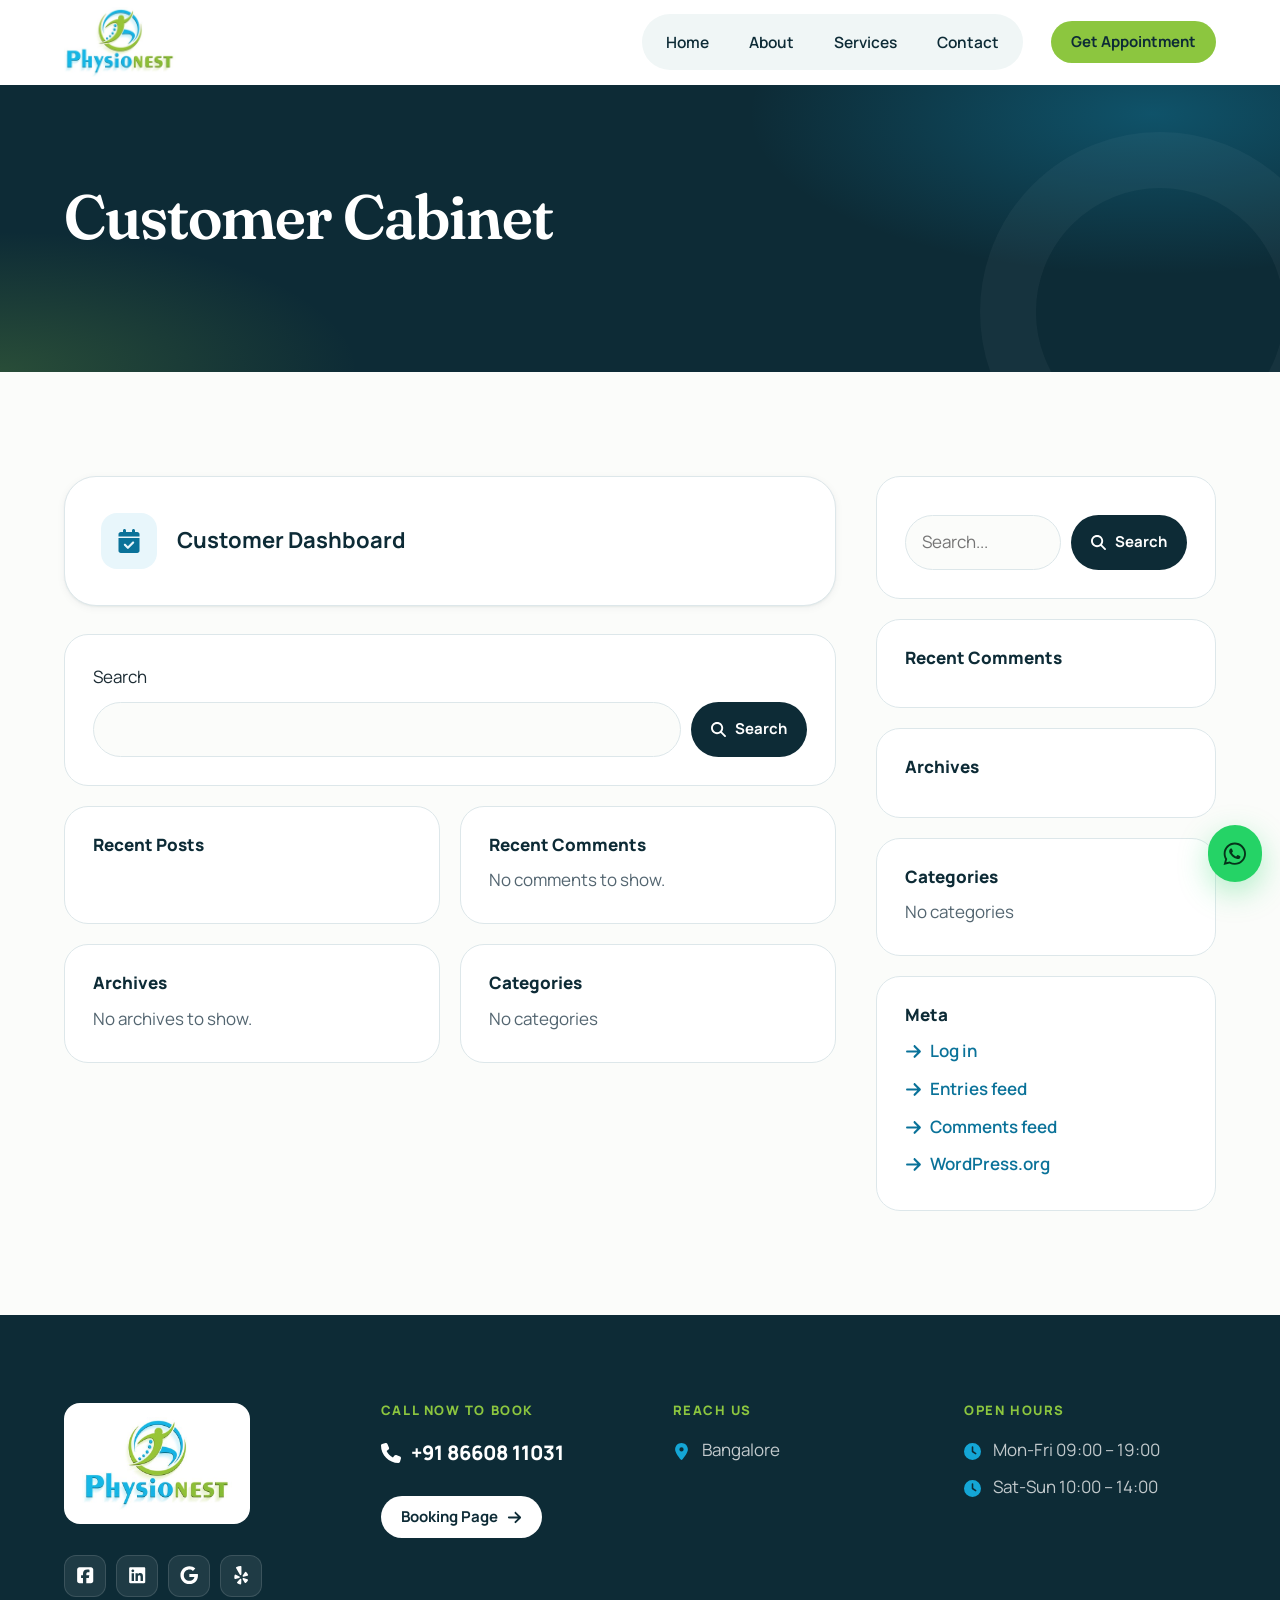
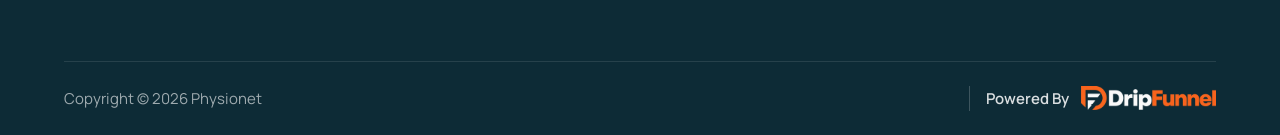
<file: customer-cabinet.html>
<!DOCTYPE html>
<html lang="en-US" class="no-js">
<head>
  <meta charset="UTF-8">
  <meta name="viewport" content="width=device-width, initial-scale=1">
  <title>Customer Cabinet - Physionet</title>
  <meta name="description" content="Customer Dashboard">
  <link rel="canonical" href="https://physionest.in/customer-cabinet/">
  <meta property="og:locale" content="en_US">
  <meta property="og:site_name" content="Physionet">
  <meta property="og:title" content="Customer Cabinet - Physionet">
  <meta property="og:description" content="Customer Dashboard">
  <meta property="og:url" content="https://physionest.in/customer-cabinet/">
  <meta property="og:type" content="website">
  <meta name="theme-color" content="#0d2b36">
  <link rel="icon" href="images/favicon.png" type="image/png">
  <link rel="apple-touch-icon" href="images/apple-touch-icon.png">
  <link rel="preconnect" href="https://fonts.googleapis.com">
  <link rel="preconnect" href="https://fonts.gstatic.com" crossorigin>
  <link href="https://fonts.googleapis.com/css2?family=Fraunces:ital,opsz,wght@0,9..144,500..700;1,9..144,500..700&amp;family=Manrope:wght@400..800&amp;display=swap" rel="stylesheet">
  <link rel="stylesheet" href="css/style.css">
  <link rel="stylesheet" href="css/responsive.css">
  <script type="application/ld+json">{"@context":"https://schema.org","@graph":[{"@type":"WebSite","@id":"https://physionest.in/#website","name":"Physionet","author":{"@id":"https://physionest.in/customer-cabinet/#person"},"copyrightHolder":{"@id":"https://physionest.in/customer-cabinet/#person"},"description":"Best Physio in Bnagalore","url":"https://physionest.in/","potentialAction":{"@id":"https://physionest.in/#searchaction"},"publisher":{"@id":"https://physionest.in/#organization"}},{"@type":"WebPage","@id":"https://physionest.in/customer-cabinet/#webpage","name":"Customer Cabinet","author":{"@id":"https://physionest.in/customer-cabinet/#person"},"inLanguage":"en-US","url":"https://physionest.in/customer-cabinet/","breadcrumb":{"@id":"https://physionest.in/customer-cabinet/#breadcrumblist"},"contributor":{"@id":"https://physionest.in/customer-cabinet/#person"},"copyrightHolder":{"@id":"https://physionest.in/customer-cabinet/#person"},"datePublished":"2026-05-27T19:21:53+00:00","dateModified":"2026-05-27T19:22:05+00:00","isPartOf":{"@id":"https://physionest.in/#website"},"publisher":{"@id":"https://physionest.in/#organization"}},{"@type":"Organization","@id":"https://physionest.in/#organization","name":"Physionet","founder":[{"@type":"Person","name":"admin"}],"slogan":"Best Physio in Bnagalore","url":"https://physionest.in/ "},{"@type":"BreadcrumbList","name":"BreadcrumbList","@id":"https://physionest.in/customer-cabinet/#breadcrumblist","itemListElement":[{"@type":"ListItem","position":1,"item":{"@id":"https://physionest.in","name":"Home"}},{"@type":"ListItem","position":2,"item":{"@id":"https://physionest.in/customer-cabinet/","name":"Customer Cabinet"}}]},{"@type":"SearchAction","@id":"https://physionest.in/#searchaction","target":"https://physionest.in/search.html?s={search_term_string}","query-input":"required name=search_term_string"}]}</script>
</head>
<body>
  <a class="skip-link" href="#content">Skip to content</a>
  <header class="site-header">
    <div class="container header-inner">
      <a class="brand" href="index.html" aria-label="PhysioNest — Home">
        <img src="images/brand/logo.jpg" alt="PhysioNest" width="480" height="296">
      </a>
      <button class="nav-toggle" type="button" aria-expanded="false" aria-controls="primary-nav" aria-label="Open menu">
        <svg class="icon icon-open" aria-hidden="true" focusable="false" xmlns="http://www.w3.org/2000/svg" viewBox="0 0 448 512"><path d="M0 96C0 78.3 14.3 64 32 64H416c17.7 0 32 14.3 32 32s-14.3 32-32 32H32C14.3 128 0 113.7 0 96zM0 256c0-17.7 14.3-32 32-32H416c17.7 0 32 14.3 32 32s-14.3 32-32 32H32c-17.7 0-32-14.3-32-32zM448 416c0 17.7-14.3 32-32 32H32c-17.7 0-32-14.3-32-32s14.3-32 32-32H416c17.7 0 32 14.3 32 32z"/></svg><svg class="icon icon-close" aria-hidden="true" focusable="false" xmlns="http://www.w3.org/2000/svg" viewBox="0 0 384 512"><path d="M342.6 150.6c12.5-12.5 12.5-32.8 0-45.3s-32.8-12.5-45.3 0L192 210.7 86.6 105.4c-12.5-12.5-32.8-12.5-45.3 0s-12.5 32.8 0 45.3L146.7 256 41.4 361.4c-12.5 12.5-12.5 32.8 0 45.3s32.8 12.5 45.3 0L192 301.3 297.4 406.6c12.5 12.5 32.8 12.5 45.3 0s12.5-32.8 0-45.3L237.3 256 342.6 150.6z"/></svg>
      </button>
      <nav class="primary-nav" id="primary-nav" aria-label="Primary Site Navigation">
        <ul class="nav-list">
          <li><a href="index.html">Home</a></li><li><a href="index.html#about">About</a></li><li><a href="services.html">Services</a></li><li><a href="index.html#contact">Contact</a></li>
        </ul>
        <a class="btn btn--accent btn--sm" href="get-appointment.html">Get Appointment</a>
      </nav>
    </div>
  </header>

  <main id="content">
    <section class="page-hero" aria-labelledby="cab-title">
      <div class="container reveal">
        <h1 id="cab-title">Customer Cabinet</h1>
      </div>
    </section>

    <section class="section">
      <div class="container cabinet-layout">
        <div>
          <div class="dash-card reveal"><span class="icon-badge"><svg class="icon" aria-hidden="true" focusable="false" xmlns="http://www.w3.org/2000/svg" viewBox="0 0 448 512"><path d="M128 0c17.7 0 32 14.3 32 32V64H288V32c0-17.7 14.3-32 32-32s32 14.3 32 32V64h48c26.5 0 48 21.5 48 48v48H0V112C0 85.5 21.5 64 48 64H96V32c0-17.7 14.3-32 32-32zM0 192H448V464c0 26.5-21.5 48-48 48H48c-26.5 0-48-21.5-48-48V192zM329 305c9.4-9.4 9.4-24.6 0-33.9s-24.6-9.4-33.9 0l-95 95-47-47c-9.4-9.4-24.6-9.4-33.9 0s-9.4 24.6 0 33.9l64 64c9.4 9.4 24.6 9.4 33.9 0L329 305z"/></svg></span>Customer Dashboard</div>
          <div class="widget-grid">
            <div class="widget widget--full reveal">
              <form class="search-form-wrap" role="search" method="get" action="search.html">
              <label for="cabinet-search">Search</label>
              <div class="search-form" style="margin-top:10px">
                <input id="cabinet-search" type="search" name="s" placeholder="" required>
                <button class="btn btn--sm" type="submit"><svg class="icon" aria-hidden="true" focusable="false" xmlns="http://www.w3.org/2000/svg" viewBox="0 0 512 512"><path d="M416 208c0 45.9-14.9 88.3-40 122.7L502.6 457.4c12.5 12.5 12.5 32.8 0 45.3s-32.8 12.5-45.3 0L330.7 376c-34.4 25.2-76.8 40-122.7 40C93.1 416 0 322.9 0 208S93.1 0 208 0S416 93.1 416 208zM208 352a144 144 0 1 0 0-288 144 144 0 1 0 0 288z"/></svg>Search</button>
              </div>
            </form>
            </div>
            <div class="widget reveal"><h2>Recent Posts</h2></div>
            <div class="widget reveal"><h2>Recent Comments</h2><p>No comments to show.</p></div>
            <div class="widget reveal"><h2>Archives</h2><p>No archives to show.</p></div>
            <div class="widget reveal"><h2>Categories</h2><ul><li>No categories</li></ul></div>
          </div>
        </div>
        <aside class="sidebar" aria-label="Sidebar">
          <div class="widget reveal">
            <form class="search-form-wrap" role="search" method="get" action="search.html">
              <label for="sidebar-search" class="sr-only">Search for:</label>
              <div class="search-form" style="margin-top:10px">
                <input id="sidebar-search" type="search" name="s" placeholder="Search...">
                <button class="btn btn--sm" type="submit"><svg class="icon" aria-hidden="true" focusable="false" xmlns="http://www.w3.org/2000/svg" viewBox="0 0 512 512"><path d="M416 208c0 45.9-14.9 88.3-40 122.7L502.6 457.4c12.5 12.5 12.5 32.8 0 45.3s-32.8 12.5-45.3 0L330.7 376c-34.4 25.2-76.8 40-122.7 40C93.1 416 0 322.9 0 208S93.1 0 208 0S416 93.1 416 208zM208 352a144 144 0 1 0 0-288 144 144 0 1 0 0 288z"/></svg>Search</button>
              </div>
            </form>
          </div>
          <div class="widget reveal"><h2>Recent Comments</h2></div>
          <div class="widget reveal"><h2>Archives</h2></div>
          <div class="widget reveal"><h2>Categories</h2><ul><li>No categories</li></ul></div>
          <nav class="widget reveal" aria-label="Meta">
            <h2>Meta</h2>
            <ul class="links">
              <li><a href="https://physionest.in/wp-login.php"><svg class="icon" aria-hidden="true" focusable="false" xmlns="http://www.w3.org/2000/svg" viewBox="0 0 448 512"><path d="M438.6 278.6c12.5-12.5 12.5-32.8 0-45.3l-160-160c-12.5-12.5-32.8-12.5-45.3 0s-12.5 32.8 0 45.3L338.8 224 32 224c-17.7 0-32 14.3-32 32s14.3 32 32 32l306.7 0L233.4 393.4c-12.5 12.5-12.5 32.8 0 45.3s32.8 12.5 45.3 0l160-160z"/></svg>Log in</a></li>
              <li><a href="https://physionest.in/feed/"><svg class="icon" aria-hidden="true" focusable="false" xmlns="http://www.w3.org/2000/svg" viewBox="0 0 448 512"><path d="M438.6 278.6c12.5-12.5 12.5-32.8 0-45.3l-160-160c-12.5-12.5-32.8-12.5-45.3 0s-12.5 32.8 0 45.3L338.8 224 32 224c-17.7 0-32 14.3-32 32s14.3 32 32 32l306.7 0L233.4 393.4c-12.5 12.5-12.5 32.8 0 45.3s32.8 12.5 45.3 0l160-160z"/></svg>Entries feed</a></li>
              <li><a href="https://physionest.in/comments/feed/"><svg class="icon" aria-hidden="true" focusable="false" xmlns="http://www.w3.org/2000/svg" viewBox="0 0 448 512"><path d="M438.6 278.6c12.5-12.5 12.5-32.8 0-45.3l-160-160c-12.5-12.5-32.8-12.5-45.3 0s-12.5 32.8 0 45.3L338.8 224 32 224c-17.7 0-32 14.3-32 32s14.3 32 32 32l306.7 0L233.4 393.4c-12.5 12.5-12.5 32.8 0 45.3s32.8 12.5 45.3 0l160-160z"/></svg>Comments feed</a></li>
              <li><a href="https://wordpress.org/" target="_blank" rel="noopener noreferrer"><svg class="icon" aria-hidden="true" focusable="false" xmlns="http://www.w3.org/2000/svg" viewBox="0 0 448 512"><path d="M438.6 278.6c12.5-12.5 12.5-32.8 0-45.3l-160-160c-12.5-12.5-32.8-12.5-45.3 0s-12.5 32.8 0 45.3L338.8 224 32 224c-17.7 0-32 14.3-32 32s14.3 32 32 32l306.7 0L233.4 393.4c-12.5 12.5-12.5 32.8 0 45.3s32.8 12.5 45.3 0l160-160z"/></svg>WordPress.org</a></li>
            </ul>
          </nav>
        </aside>
      </div>
    </section>
  </main>

  <footer class="site-footer">
    <div class="container">
      <div class="footer-grid">
        <div class="footer-col">
          <a class="footer-logo" href="index.html" aria-label="PhysioNest — Home">
            <img src="images/brand/logo.jpg" alt="PhysioNest" width="480" height="296" loading="lazy">
          </a>
          <!-- Social links: the original site pointed all four to "#". Replace each href with the real profile URL. -->
          <ul class="footer-social">
            <li><a class="s-facebook" href="#" aria-label="Facebook" target="_blank" rel="noopener noreferrer"><svg class="icon" aria-hidden="true" focusable="false" xmlns="http://www.w3.org/2000/svg" viewBox="0 0 448 512"><path d="M64 32C28.7 32 0 60.7 0 96V416c0 35.3 28.7 64 64 64h98.2V334.2H109.4V256h52.8V222.3c0-87.1 39.4-127.5 125-127.5c16.2 0 44.2 3.2 55.7 6.4V172c-6-.6-16.5-1-29.6-1c-42 0-58.2 15.9-58.2 57.2V256h83.6l-14.4 78.2H255V480H384c35.3 0 64-28.7 64-64V96c0-35.3-28.7-64-64-64H64z"/></svg></a></li>
            <li><a class="s-linkedin" href="#" aria-label="Linkedin" target="_blank" rel="noopener noreferrer"><svg class="icon" aria-hidden="true" focusable="false" xmlns="http://www.w3.org/2000/svg" viewBox="0 0 448 512"><path d="M416 32H31.9C14.3 32 0 46.5 0 64.3v383.4C0 465.5 14.3 480 31.9 480H416c17.6 0 32-14.5 32-32.3V64.3c0-17.8-14.4-32.3-32-32.3zM135.4 416H69V202.2h66.5V416zm-33.2-243c-21.3 0-38.5-17.3-38.5-38.5S80.9 96 102.2 96c21.2 0 38.5 17.3 38.5 38.5 0 21.3-17.2 38.5-38.5 38.5zm282.1 243h-66.4V312c0-24.8-.5-56.7-34.5-56.7-34.6 0-39.9 27-39.9 54.9V416h-66.4V202.2h63.7v29.2h.9c8.9-16.8 30.6-34.5 62.9-34.5 67.2 0 79.7 44.3 79.7 101.9V416z"/></svg></a></li>
            <li><a class="s-google" href="#" aria-label="Google Reviews" target="_blank" rel="noopener noreferrer"><svg class="icon" aria-hidden="true" focusable="false" xmlns="http://www.w3.org/2000/svg" viewBox="0 0 488 512"><path d="M488 261.8C488 403.3 391.1 504 248 504 110.8 504 0 393.2 0 256S110.8 8 248 8c66.8 0 123 24.5 166.3 64.9l-67.5 64.9C258.5 52.6 94.3 116.6 94.3 256c0 86.5 69.1 156.6 153.7 156.6 98.2 0 135-70.4 140.8-106.9H248v-85.3h236.1c2.3 12.7 3.9 24.9 3.9 41.4z"/></svg></a></li>
            <li><a class="s-yelp" href="#" aria-label="Yelp" target="_blank" rel="noopener noreferrer"><svg class="icon" aria-hidden="true" focusable="false" xmlns="http://www.w3.org/2000/svg" viewBox="0 0 384 512"><path d="M42.9 240.32l99.62 48.61c19.2 9.4 16.2 37.51-4.5 42.71L30.5 358.45a22.79 22.79 0 0 1-28.21-19.6 197.16 197.16 0 0 1 9-85.32 22.8 22.8 0 0 1 31.61-13.21zm44 239.25a199.45 199.45 0 0 0 79.42 32.11A22.78 22.78 0 0 0 192.94 490l3.9-110.82c.7-21.3-25.5-31.91-39.81-16.1l-74.21 82.4a22.82 22.82 0 0 0 4.09 34.09zm145.34-109.92l58.81 94a22.93 22.93 0 0 0 34 5.5 198.36 198.36 0 0 0 52.71-67.61A23 23 0 0 0 364.17 370l-105.42-34.26c-20.31-6.5-37.81 15.8-26.51 33.91zm148.33-132.23a197.44 197.44 0 0 0-50.41-69.31 22.85 22.85 0 0 0-34 4.4l-62 91.92c-11.9 17.7 4.7 40.61 25.2 34.71L366 268.63a23 23 0 0 0 14.61-31.21zM62.11 30.18a22.86 22.86 0 0 0-9.9 32l104.12 180.44c11.7 20.2 42.61 11.9 42.61-11.4V22.88a22.67 22.67 0 0 0-24.5-22.8 320.37 320.37 0 0 0-112.33 30.1z"/></svg></a></li>
          </ul>
        </div>
        <div class="footer-col">
          <h2>Call Now to Book</h2>
          <p><a class="footer-phone" href="tel:+918660811031"><svg class="icon" aria-hidden="true" focusable="false" xmlns="http://www.w3.org/2000/svg" viewBox="0 0 512 512"><path d="M164.9 24.6c-7.7-18.6-28-28.5-47.4-23.2l-88 24C12.1 30.2 0 46 0 64C0 311.4 200.6 512 448 512c18 0 33.8-12.1 38.6-29.5l24-88c5.3-19.4-4.6-39.7-23.2-47.4l-96-40c-16.3-6.8-35.2-2.1-46.3 11.6L304.7 368C234.3 334.7 177.3 277.7 144 207.3L193.3 167c13.7-11.2 18.4-30 11.6-46.3l-40-96z"/></svg>+91 86608 11031</a></p>
          <a class="btn btn--light btn--sm" href="booking.html">Booking Page <svg class="icon icon-arrow" aria-hidden="true" focusable="false" xmlns="http://www.w3.org/2000/svg" viewBox="0 0 448 512"><path d="M438.6 278.6c12.5-12.5 12.5-32.8 0-45.3l-160-160c-12.5-12.5-32.8-12.5-45.3 0s-12.5 32.8 0 45.3L338.8 224 32 224c-17.7 0-32 14.3-32 32s14.3 32 32 32l306.7 0L233.4 393.4c-12.5 12.5-12.5 32.8 0 45.3s32.8 12.5 45.3 0l160-160z"/></svg></a>
        </div>
        <div class="footer-col">
          <h2>Reach Us</h2>
          <p class="footer-item"><svg class="icon" aria-hidden="true" focusable="false" xmlns="http://www.w3.org/2000/svg" viewBox="0 0 384 512"><path d="M215.7 499.2C267 435 384 279.4 384 192C384 86 298 0 192 0S0 86 0 192c0 87.4 117 243 168.3 307.2c12.3 15.3 35.1 15.3 47.4 0zM192 128a64 64 0 1 1 0 128 64 64 0 1 1 0-128z"/></svg><span>Bangalore</span></p>
        </div>
        <div class="footer-col">
          <h2>Open Hours</h2>
          <p class="footer-item"><svg class="icon" aria-hidden="true" focusable="false" xmlns="http://www.w3.org/2000/svg" viewBox="0 0 512 512"><path d="M256 0a256 256 0 1 1 0 512A256 256 0 1 1 256 0zM232 120V256c0 8 4 15.5 10.7 20l96 64c11 7.4 25.9 4.4 33.3-6.7s4.4-25.9-6.7-33.3L280 243.2V120c0-13.3-10.7-24-24-24s-24 10.7-24 24z"/></svg><span>Mon-Fri 09:00 – 19:00</span></p>
          <p class="footer-item"><svg class="icon" aria-hidden="true" focusable="false" xmlns="http://www.w3.org/2000/svg" viewBox="0 0 512 512"><path d="M256 0a256 256 0 1 1 0 512A256 256 0 1 1 256 0zM232 120V256c0 8 4 15.5 10.7 20l96 64c11 7.4 25.9 4.4 33.3-6.7s4.4-25.9-6.7-33.3L280 243.2V120c0-13.3-10.7-24-24-24s-24 10.7-24 24z"/></svg><span>Sat-Sun 10:00 – 14:00</span></p>
        </div>
      </div>
      <div class="footer-bottom">
        <p>Copyright © 2026 Physionet</p>
        <p class="powered">Powered By
          <a href="https://www.dripfunnel.com/in/" target="_blank" rel="noopener noreferrer" aria-label="DripFunnel">
            <img src="images/dripfunnel/dripfunnel-logo-white.png" alt="DripFunnel" width="360" height="64" loading="lazy">
          </a>
        </p>
      </div>
    </div>
  </footer>

  <a class="wa-float" href="https://wa.me/918660811031" target="_blank" rel="noopener noreferrer"><svg class="icon" aria-hidden="true" focusable="false" xmlns="http://www.w3.org/2000/svg" viewBox="0 0 448 512"><path d="M380.9 97.1C339 55.1 283.2 32 223.9 32c-122.4 0-222 99.6-222 222 0 39.1 10.2 77.3 29.6 111L0 480l117.7-30.9c32.4 17.7 68.9 27 106.1 27h.1c122.3 0 224.1-99.6 224.1-222 0-59.3-25.2-115-67.1-157zm-157 341.6c-33.2 0-65.7-8.9-94-25.7l-6.7-4-69.8 18.3L72 359.2l-4.4-7c-18.5-29.4-28.2-63.3-28.2-98.2 0-101.7 82.8-184.5 184.6-184.5 49.3 0 95.6 19.2 130.4 54.1 34.8 34.9 56.2 81.2 56.1 130.5 0 101.8-84.9 184.6-186.6 184.6zm101.2-138.2c-5.5-2.8-32.8-16.2-37.9-18-5.1-1.9-8.8-2.8-12.5 2.8-3.7 5.6-14.3 18-17.6 21.8-3.2 3.7-6.5 4.2-12 1.4-32.6-16.3-54-29.1-75.5-66-5.7-9.8 5.7-9.1 16.3-30.3 1.8-3.7.9-6.9-.5-9.7-1.4-2.8-12.5-30.1-17.1-41.2-4.5-10.8-9.1-9.3-12.5-9.5-3.2-.2-6.9-.2-10.6-.2-3.7 0-9.7 1.4-14.8 6.9-5.1 5.6-19.4 19-19.4 46.3 0 27.3 19.9 53.7 22.6 57.4 2.8 3.7 39.1 59.7 94.8 83.8 35.2 15.2 49 16.5 66.6 13.9 10.7-1.6 32.8-13.4 37.4-26.4 4.6-13 4.6-24.1 3.2-26.4-1.3-2.5-5-3.9-10.5-6.6z"/></svg><span>WhatsApp us</span></a>

  <script src="js/navigation.js" defer></script>
  <script src="js/main.js" defer></script>
</body>
</html>
</file>
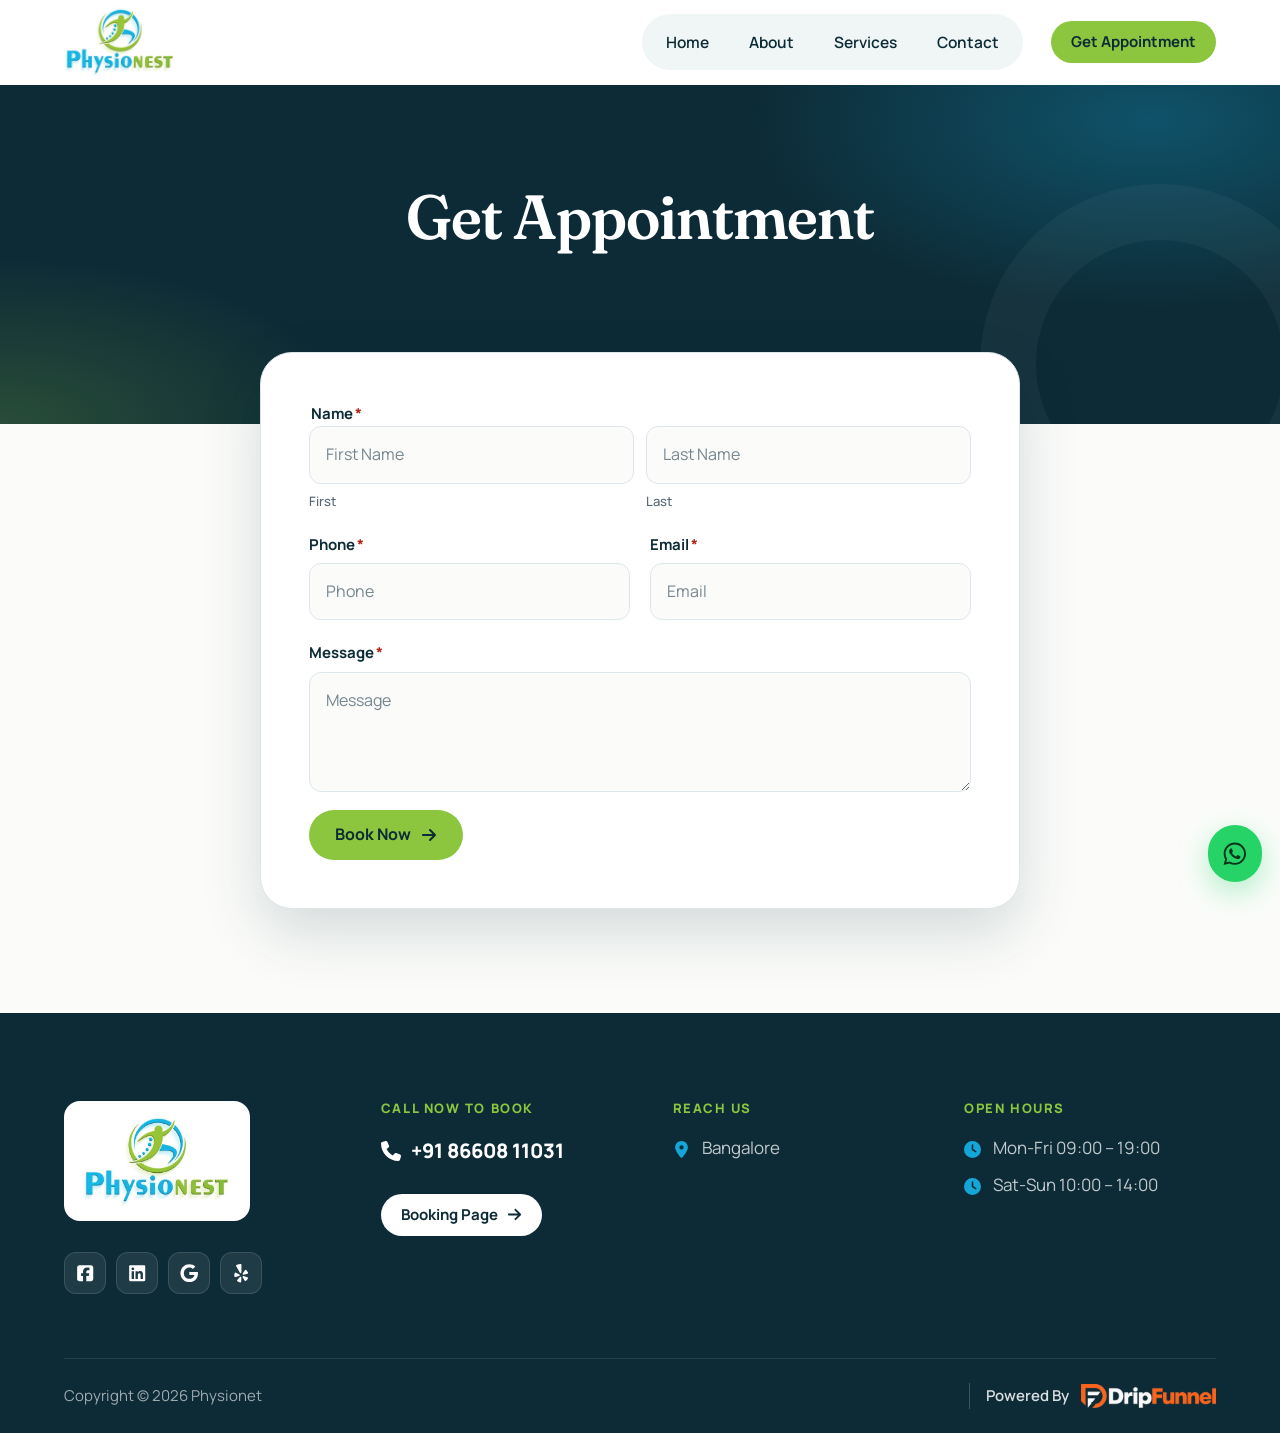
<file: get-appointment.html>
<!DOCTYPE html>
<html lang="en-US" class="no-js">
<head>
  <meta charset="UTF-8">
  <meta name="viewport" content="width=device-width, initial-scale=1">
  <title>Get Appointment - Physionet</title>
  <link rel="canonical" href="https://physionest.in/get-appointment/">
  <meta property="og:locale" content="en_US">
  <meta property="og:site_name" content="Physionet">
  <meta property="og:title" content="Get Appointment - Physionet">
  <meta property="og:url" content="https://physionest.in/get-appointment/">
  <meta property="og:type" content="website">
  <meta name="theme-color" content="#0d2b36">
  <link rel="icon" href="images/favicon.png" type="image/png">
  <link rel="apple-touch-icon" href="images/apple-touch-icon.png">
  <link rel="preconnect" href="https://fonts.googleapis.com">
  <link rel="preconnect" href="https://fonts.gstatic.com" crossorigin>
  <link href="https://fonts.googleapis.com/css2?family=Fraunces:ital,opsz,wght@0,9..144,500..700;1,9..144,500..700&amp;family=Manrope:wght@400..800&amp;display=swap" rel="stylesheet">
  <link rel="stylesheet" href="css/style.css">
  <link rel="stylesheet" href="css/responsive.css">
  <script type="application/ld+json">{"@context":"https://schema.org","@graph":[{"@type":"WebSite","@id":"https://physionest.in/#website","name":"Physionet","author":{"@id":"https://physionest.in/get-appointment/#person"},"copyrightHolder":{"@id":"https://physionest.in/get-appointment/#person"},"description":"Best Physio in Bnagalore","url":"https://physionest.in/","potentialAction":{"@id":"https://physionest.in/#searchaction"},"publisher":{"@id":"https://physionest.in/#organization"}},{"@type":"WebPage","@id":"https://physionest.in/get-appointment/#webpage","name":"Get Appointment","author":{"@id":"https://physionest.in/get-appointment/#person"},"inLanguage":"en-US","url":"https://physionest.in/get-appointment/","breadcrumb":{"@id":"https://physionest.in/get-appointment/#breadcrumblist"},"contributor":{"@id":"https://physionest.in/get-appointment/#person"},"copyrightHolder":{"@id":"https://physionest.in/get-appointment/#person"},"datePublished":"2026-05-29T18:14:37+00:00","dateModified":"2026-06-09T18:17:02+00:00","isPartOf":{"@id":"https://physionest.in/#website"},"publisher":{"@id":"https://physionest.in/#organization"}},{"@type":"Organization","@id":"https://physionest.in/#organization","name":"Physionet","founder":[{"@type":"Person","name":"admin"}],"slogan":"Best Physio in Bnagalore","url":"https://physionest.in/ "},{"@type":"BreadcrumbList","name":"BreadcrumbList","@id":"https://physionest.in/get-appointment/#breadcrumblist","itemListElement":[{"@type":"ListItem","position":1,"item":{"@id":"https://physionest.in","name":"Home"}},{"@type":"ListItem","position":2,"item":{"@id":"https://physionest.in/get-appointment/","name":"Get Appointment"}}]},{"@type":"SearchAction","@id":"https://physionest.in/#searchaction","target":"https://physionest.in/search.html?s={search_term_string}","query-input":"required name=search_term_string"}]}</script>
</head>
<body>
  <a class="skip-link" href="#content">Skip to content</a>
  <header class="site-header">
    <div class="container header-inner">
      <a class="brand" href="index.html" aria-label="PhysioNest — Home">
        <img src="images/brand/logo.jpg" alt="PhysioNest" width="480" height="296">
      </a>
      <button class="nav-toggle" type="button" aria-expanded="false" aria-controls="primary-nav" aria-label="Open menu">
        <svg class="icon icon-open" aria-hidden="true" focusable="false" xmlns="http://www.w3.org/2000/svg" viewBox="0 0 448 512"><path d="M0 96C0 78.3 14.3 64 32 64H416c17.7 0 32 14.3 32 32s-14.3 32-32 32H32C14.3 128 0 113.7 0 96zM0 256c0-17.7 14.3-32 32-32H416c17.7 0 32 14.3 32 32s-14.3 32-32 32H32c-17.7 0-32-14.3-32-32zM448 416c0 17.7-14.3 32-32 32H32c-17.7 0-32-14.3-32-32s14.3-32 32-32H416c17.7 0 32 14.3 32 32z"/></svg><svg class="icon icon-close" aria-hidden="true" focusable="false" xmlns="http://www.w3.org/2000/svg" viewBox="0 0 384 512"><path d="M342.6 150.6c12.5-12.5 12.5-32.8 0-45.3s-32.8-12.5-45.3 0L192 210.7 86.6 105.4c-12.5-12.5-32.8-12.5-45.3 0s-12.5 32.8 0 45.3L146.7 256 41.4 361.4c-12.5 12.5-12.5 32.8 0 45.3s32.8 12.5 45.3 0L192 301.3 297.4 406.6c12.5 12.5 32.8 12.5 45.3 0s12.5-32.8 0-45.3L237.3 256 342.6 150.6z"/></svg>
      </button>
      <nav class="primary-nav" id="primary-nav" aria-label="Primary Site Navigation">
        <ul class="nav-list">
          <li><a href="index.html">Home</a></li><li><a href="index.html#about">About</a></li><li><a href="services.html">Services</a></li><li><a href="index.html#contact">Contact</a></li>
        </ul>
        <a class="btn btn--accent btn--sm" href="get-appointment.html" aria-current="page">Get Appointment</a>
      </nav>
    </div>
  </header>

  <main id="content">
    <section class="page-hero" aria-labelledby="appt-title" style="padding-bottom:140px">
      <div class="container reveal" style="text-align:center">
        <h1 id="appt-title" style="margin-inline:auto">Get Appointment</h1>
      </div>
    </section>

    <section class="section" style="padding-top:0">
      <div class="container">
        <div class="appt-wrap">
          <div class="appt-card reveal">
            <form novalidate data-validate data-title="Get Appointment"
                  data-msg-required="This field is required."
                  data-msg-email="Please enter a valid email address."
                  data-msg-error="There was an error trying to submit your form. Please try again."
                  data-msg-handoff="Opening WhatsApp to send your details to PhysioNest…">
              <div class="form-grid">
                <fieldset class="field field--full" style="border:0;padding:0;margin:0">
                  <legend class="field-label">Name<span class="req" aria-hidden="true">*</span></legend>
                  <div class="name-pair">
                    <div class="field">
                      <input id="appt-first" name="appt-first" type="text" placeholder="First Name" autocomplete="given-name" data-label="First Name" required aria-describedby="appt-first-sub">
                      <label class="sublabel" id="appt-first-sub" for="appt-first">First</label>
                      <span class="field-error" role="alert"></span>
                    </div>
                    <div class="field">
                      <input id="appt-last" name="appt-last" type="text" placeholder="Last Name" autocomplete="family-name" data-label="Last Name" required aria-describedby="appt-last-sub">
                      <label class="sublabel" id="appt-last-sub" for="appt-last">Last</label>
                      <span class="field-error" role="alert"></span>
                    </div>
                  </div>
                </fieldset>
                <div class="hp-field" aria-hidden="true">
                  <label for="appt-hp">Message Name Email</label>
                  <input id="appt-hp" name="appt-hp" type="text" tabindex="-1" autocomplete="off">
                </div>
                <div class="field">
                <label for="appt-phone">Phone<span class="req" aria-hidden="true">*</span></label>
                <input id="appt-phone" name="appt-phone" type="tel" placeholder="Phone" autocomplete="tel" data-label="Phone" required>
                <span class="field-error" role="alert"></span>
              </div>
                <div class="field">
                <label for="appt-email">Email<span class="req" aria-hidden="true">*</span></label>
                <input id="appt-email" name="appt-email" type="email" placeholder="Email" autocomplete="email" data-label="Email" required>
                <span class="field-error" role="alert"></span>
              </div>
                <div class="field field--full">
                <label for="appt-message">Message<span class="req" aria-hidden="true">*</span></label>
                <textarea id="appt-message" name="appt-message" placeholder="Message" data-label="Message" required></textarea>
                <span class="field-error" role="alert"></span>
              </div>
              </div>
              <div class="form-actions"><button class="btn btn--accent" type="submit">Book Now <svg class="icon icon-arrow" aria-hidden="true" focusable="false" xmlns="http://www.w3.org/2000/svg" viewBox="0 0 448 512"><path d="M438.6 278.6c12.5-12.5 12.5-32.8 0-45.3l-160-160c-12.5-12.5-32.8-12.5-45.3 0s-12.5 32.8 0 45.3L338.8 224 32 224c-17.7 0-32 14.3-32 32s14.3 32 32 32l306.7 0L233.4 393.4c-12.5 12.5-12.5 32.8 0 45.3s32.8 12.5 45.3 0l160-160z"/></svg></button></div>
              <p class="form-status" role="status" aria-live="polite"></p>
            </form>
          </div>
        </div>
      </div>
    </section>
  </main>

  <footer class="site-footer">
    <div class="container">
      <div class="footer-grid">
        <div class="footer-col">
          <a class="footer-logo" href="index.html" aria-label="PhysioNest — Home">
            <img src="images/brand/logo.jpg" alt="PhysioNest" width="480" height="296" loading="lazy">
          </a>
          <!-- Social links: the original site pointed all four to "#". Replace each href with the real profile URL. -->
          <ul class="footer-social">
            <li><a class="s-facebook" href="#" aria-label="Facebook" target="_blank" rel="noopener noreferrer"><svg class="icon" aria-hidden="true" focusable="false" xmlns="http://www.w3.org/2000/svg" viewBox="0 0 448 512"><path d="M64 32C28.7 32 0 60.7 0 96V416c0 35.3 28.7 64 64 64h98.2V334.2H109.4V256h52.8V222.3c0-87.1 39.4-127.5 125-127.5c16.2 0 44.2 3.2 55.7 6.4V172c-6-.6-16.5-1-29.6-1c-42 0-58.2 15.9-58.2 57.2V256h83.6l-14.4 78.2H255V480H384c35.3 0 64-28.7 64-64V96c0-35.3-28.7-64-64-64H64z"/></svg></a></li>
            <li><a class="s-linkedin" href="#" aria-label="Linkedin" target="_blank" rel="noopener noreferrer"><svg class="icon" aria-hidden="true" focusable="false" xmlns="http://www.w3.org/2000/svg" viewBox="0 0 448 512"><path d="M416 32H31.9C14.3 32 0 46.5 0 64.3v383.4C0 465.5 14.3 480 31.9 480H416c17.6 0 32-14.5 32-32.3V64.3c0-17.8-14.4-32.3-32-32.3zM135.4 416H69V202.2h66.5V416zm-33.2-243c-21.3 0-38.5-17.3-38.5-38.5S80.9 96 102.2 96c21.2 0 38.5 17.3 38.5 38.5 0 21.3-17.2 38.5-38.5 38.5zm282.1 243h-66.4V312c0-24.8-.5-56.7-34.5-56.7-34.6 0-39.9 27-39.9 54.9V416h-66.4V202.2h63.7v29.2h.9c8.9-16.8 30.6-34.5 62.9-34.5 67.2 0 79.7 44.3 79.7 101.9V416z"/></svg></a></li>
            <li><a class="s-google" href="#" aria-label="Google Reviews" target="_blank" rel="noopener noreferrer"><svg class="icon" aria-hidden="true" focusable="false" xmlns="http://www.w3.org/2000/svg" viewBox="0 0 488 512"><path d="M488 261.8C488 403.3 391.1 504 248 504 110.8 504 0 393.2 0 256S110.8 8 248 8c66.8 0 123 24.5 166.3 64.9l-67.5 64.9C258.5 52.6 94.3 116.6 94.3 256c0 86.5 69.1 156.6 153.7 156.6 98.2 0 135-70.4 140.8-106.9H248v-85.3h236.1c2.3 12.7 3.9 24.9 3.9 41.4z"/></svg></a></li>
            <li><a class="s-yelp" href="#" aria-label="Yelp" target="_blank" rel="noopener noreferrer"><svg class="icon" aria-hidden="true" focusable="false" xmlns="http://www.w3.org/2000/svg" viewBox="0 0 384 512"><path d="M42.9 240.32l99.62 48.61c19.2 9.4 16.2 37.51-4.5 42.71L30.5 358.45a22.79 22.79 0 0 1-28.21-19.6 197.16 197.16 0 0 1 9-85.32 22.8 22.8 0 0 1 31.61-13.21zm44 239.25a199.45 199.45 0 0 0 79.42 32.11A22.78 22.78 0 0 0 192.94 490l3.9-110.82c.7-21.3-25.5-31.91-39.81-16.1l-74.21 82.4a22.82 22.82 0 0 0 4.09 34.09zm145.34-109.92l58.81 94a22.93 22.93 0 0 0 34 5.5 198.36 198.36 0 0 0 52.71-67.61A23 23 0 0 0 364.17 370l-105.42-34.26c-20.31-6.5-37.81 15.8-26.51 33.91zm148.33-132.23a197.44 197.44 0 0 0-50.41-69.31 22.85 22.85 0 0 0-34 4.4l-62 91.92c-11.9 17.7 4.7 40.61 25.2 34.71L366 268.63a23 23 0 0 0 14.61-31.21zM62.11 30.18a22.86 22.86 0 0 0-9.9 32l104.12 180.44c11.7 20.2 42.61 11.9 42.61-11.4V22.88a22.67 22.67 0 0 0-24.5-22.8 320.37 320.37 0 0 0-112.33 30.1z"/></svg></a></li>
          </ul>
        </div>
        <div class="footer-col">
          <h2>Call Now to Book</h2>
          <p><a class="footer-phone" href="tel:+918660811031"><svg class="icon" aria-hidden="true" focusable="false" xmlns="http://www.w3.org/2000/svg" viewBox="0 0 512 512"><path d="M164.9 24.6c-7.7-18.6-28-28.5-47.4-23.2l-88 24C12.1 30.2 0 46 0 64C0 311.4 200.6 512 448 512c18 0 33.8-12.1 38.6-29.5l24-88c5.3-19.4-4.6-39.7-23.2-47.4l-96-40c-16.3-6.8-35.2-2.1-46.3 11.6L304.7 368C234.3 334.7 177.3 277.7 144 207.3L193.3 167c13.7-11.2 18.4-30 11.6-46.3l-40-96z"/></svg>+91 86608 11031</a></p>
          <a class="btn btn--light btn--sm" href="booking.html">Booking Page <svg class="icon icon-arrow" aria-hidden="true" focusable="false" xmlns="http://www.w3.org/2000/svg" viewBox="0 0 448 512"><path d="M438.6 278.6c12.5-12.5 12.5-32.8 0-45.3l-160-160c-12.5-12.5-32.8-12.5-45.3 0s-12.5 32.8 0 45.3L338.8 224 32 224c-17.7 0-32 14.3-32 32s14.3 32 32 32l306.7 0L233.4 393.4c-12.5 12.5-12.5 32.8 0 45.3s32.8 12.5 45.3 0l160-160z"/></svg></a>
        </div>
        <div class="footer-col">
          <h2>Reach Us</h2>
          <p class="footer-item"><svg class="icon" aria-hidden="true" focusable="false" xmlns="http://www.w3.org/2000/svg" viewBox="0 0 384 512"><path d="M215.7 499.2C267 435 384 279.4 384 192C384 86 298 0 192 0S0 86 0 192c0 87.4 117 243 168.3 307.2c12.3 15.3 35.1 15.3 47.4 0zM192 128a64 64 0 1 1 0 128 64 64 0 1 1 0-128z"/></svg><span>Bangalore</span></p>
        </div>
        <div class="footer-col">
          <h2>Open Hours</h2>
          <p class="footer-item"><svg class="icon" aria-hidden="true" focusable="false" xmlns="http://www.w3.org/2000/svg" viewBox="0 0 512 512"><path d="M256 0a256 256 0 1 1 0 512A256 256 0 1 1 256 0zM232 120V256c0 8 4 15.5 10.7 20l96 64c11 7.4 25.9 4.4 33.3-6.7s4.4-25.9-6.7-33.3L280 243.2V120c0-13.3-10.7-24-24-24s-24 10.7-24 24z"/></svg><span>Mon-Fri 09:00 – 19:00</span></p>
          <p class="footer-item"><svg class="icon" aria-hidden="true" focusable="false" xmlns="http://www.w3.org/2000/svg" viewBox="0 0 512 512"><path d="M256 0a256 256 0 1 1 0 512A256 256 0 1 1 256 0zM232 120V256c0 8 4 15.5 10.7 20l96 64c11 7.4 25.9 4.4 33.3-6.7s4.4-25.9-6.7-33.3L280 243.2V120c0-13.3-10.7-24-24-24s-24 10.7-24 24z"/></svg><span>Sat-Sun 10:00 – 14:00</span></p>
        </div>
      </div>
      <div class="footer-bottom">
        <p>Copyright © 2026 Physionet</p>
        <p class="powered">Powered By
          <a href="https://www.dripfunnel.com/in/" target="_blank" rel="noopener noreferrer" aria-label="DripFunnel">
            <img src="images/dripfunnel/dripfunnel-logo-white.png" alt="DripFunnel" width="360" height="64" loading="lazy">
          </a>
        </p>
      </div>
    </div>
  </footer>

  <a class="wa-float" href="https://wa.me/918660811031" target="_blank" rel="noopener noreferrer"><svg class="icon" aria-hidden="true" focusable="false" xmlns="http://www.w3.org/2000/svg" viewBox="0 0 448 512"><path d="M380.9 97.1C339 55.1 283.2 32 223.9 32c-122.4 0-222 99.6-222 222 0 39.1 10.2 77.3 29.6 111L0 480l117.7-30.9c32.4 17.7 68.9 27 106.1 27h.1c122.3 0 224.1-99.6 224.1-222 0-59.3-25.2-115-67.1-157zm-157 341.6c-33.2 0-65.7-8.9-94-25.7l-6.7-4-69.8 18.3L72 359.2l-4.4-7c-18.5-29.4-28.2-63.3-28.2-98.2 0-101.7 82.8-184.5 184.6-184.5 49.3 0 95.6 19.2 130.4 54.1 34.8 34.9 56.2 81.2 56.1 130.5 0 101.8-84.9 184.6-186.6 184.6zm101.2-138.2c-5.5-2.8-32.8-16.2-37.9-18-5.1-1.9-8.8-2.8-12.5 2.8-3.7 5.6-14.3 18-17.6 21.8-3.2 3.7-6.5 4.2-12 1.4-32.6-16.3-54-29.1-75.5-66-5.7-9.8 5.7-9.1 16.3-30.3 1.8-3.7.9-6.9-.5-9.7-1.4-2.8-12.5-30.1-17.1-41.2-4.5-10.8-9.1-9.3-12.5-9.5-3.2-.2-6.9-.2-10.6-.2-3.7 0-9.7 1.4-14.8 6.9-5.1 5.6-19.4 19-19.4 46.3 0 27.3 19.9 53.7 22.6 57.4 2.8 3.7 39.1 59.7 94.8 83.8 35.2 15.2 49 16.5 66.6 13.9 10.7-1.6 32.8-13.4 37.4-26.4 4.6-13 4.6-24.1 3.2-26.4-1.3-2.5-5-3.9-10.5-6.6z"/></svg><span>WhatsApp us</span></a>

  <script src="js/navigation.js" defer></script>
  <script src="js/main.js" defer></script>
</body>
</html>
</file>
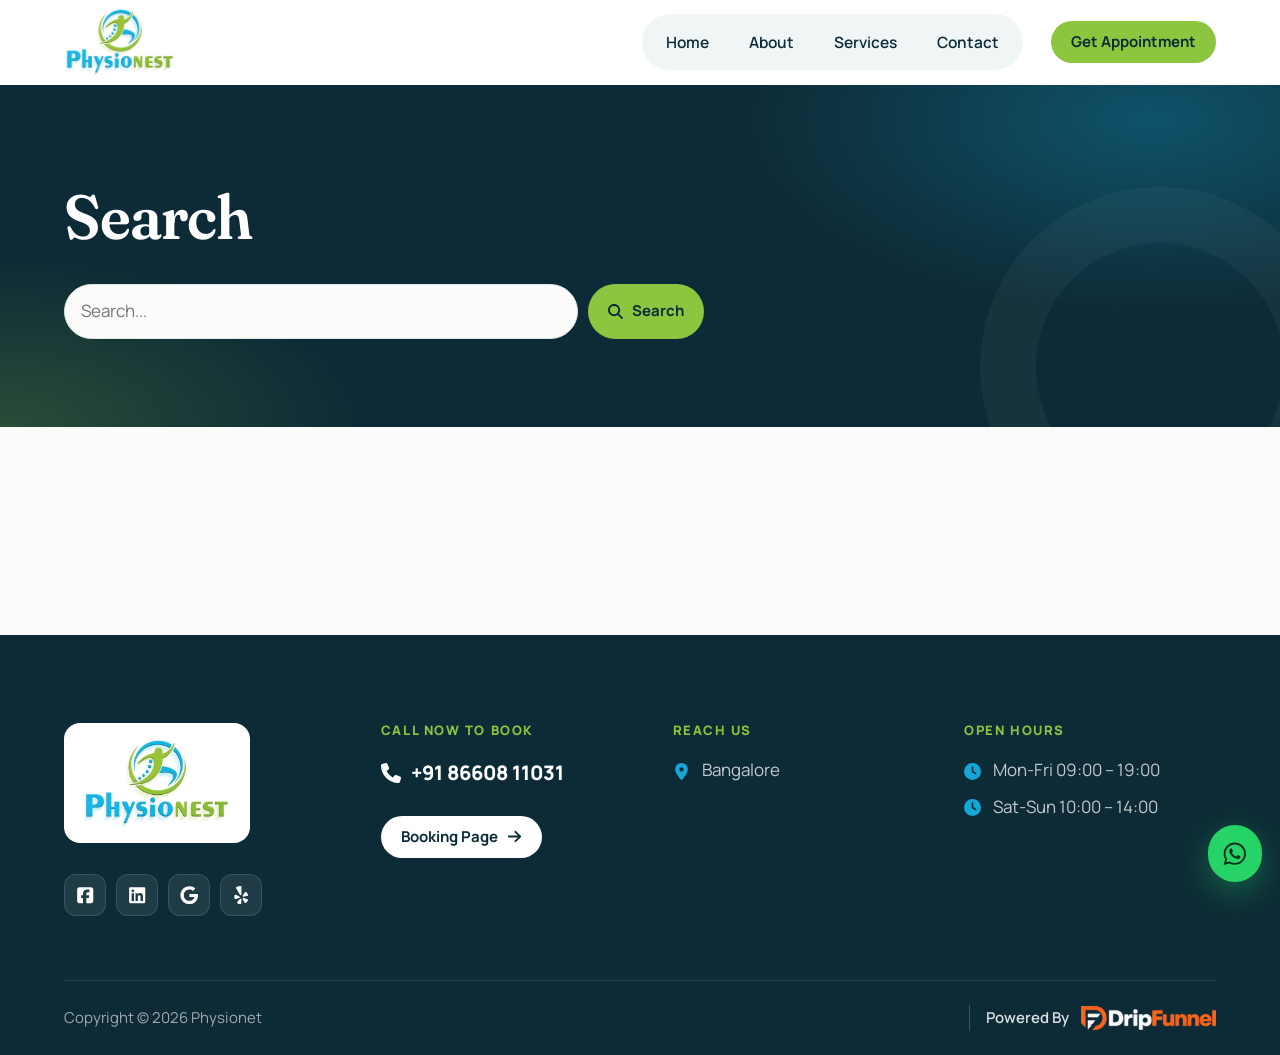
<file: search.html>
<!DOCTYPE html>
<html lang="en-US" class="no-js">
<head>
  <meta charset="UTF-8">
  <meta name="viewport" content="width=device-width, initial-scale=1">
  <title>Search - Physionet</title>
  <link rel="canonical" href="https://physionest.in/search.html">
  <meta property="og:locale" content="en_US">
  <meta property="og:site_name" content="Physionet">
  <meta property="og:title" content="Search - Physionet">
  <meta property="og:url" content="https://physionest.in/search.html">
  <meta property="og:type" content="website">
  <meta name="theme-color" content="#0d2b36">
  <link rel="icon" href="images/favicon.png" type="image/png">
  <link rel="apple-touch-icon" href="images/apple-touch-icon.png">
  <link rel="preconnect" href="https://fonts.googleapis.com">
  <link rel="preconnect" href="https://fonts.gstatic.com" crossorigin>
  <link href="https://fonts.googleapis.com/css2?family=Fraunces:ital,opsz,wght@0,9..144,500..700;1,9..144,500..700&amp;family=Manrope:wght@400..800&amp;display=swap" rel="stylesheet">
  <link rel="stylesheet" href="css/style.css">
  <link rel="stylesheet" href="css/responsive.css">
  
</head>
<body>
  <a class="skip-link" href="#content">Skip to content</a>
  <header class="site-header">
    <div class="container header-inner">
      <a class="brand" href="index.html" aria-label="PhysioNest — Home">
        <img src="images/brand/logo.jpg" alt="PhysioNest" width="480" height="296">
      </a>
      <button class="nav-toggle" type="button" aria-expanded="false" aria-controls="primary-nav" aria-label="Open menu">
        <svg class="icon icon-open" aria-hidden="true" focusable="false" xmlns="http://www.w3.org/2000/svg" viewBox="0 0 448 512"><path d="M0 96C0 78.3 14.3 64 32 64H416c17.7 0 32 14.3 32 32s-14.3 32-32 32H32C14.3 128 0 113.7 0 96zM0 256c0-17.7 14.3-32 32-32H416c17.7 0 32 14.3 32 32s-14.3 32-32 32H32c-17.7 0-32-14.3-32-32zM448 416c0 17.7-14.3 32-32 32H32c-17.7 0-32-14.3-32-32s14.3-32 32-32H416c17.7 0 32 14.3 32 32z"/></svg><svg class="icon icon-close" aria-hidden="true" focusable="false" xmlns="http://www.w3.org/2000/svg" viewBox="0 0 384 512"><path d="M342.6 150.6c12.5-12.5 12.5-32.8 0-45.3s-32.8-12.5-45.3 0L192 210.7 86.6 105.4c-12.5-12.5-32.8-12.5-45.3 0s-12.5 32.8 0 45.3L146.7 256 41.4 361.4c-12.5 12.5-12.5 32.8 0 45.3s32.8 12.5 45.3 0L192 301.3 297.4 406.6c12.5 12.5 32.8 12.5 45.3 0s12.5-32.8 0-45.3L237.3 256 342.6 150.6z"/></svg>
      </button>
      <nav class="primary-nav" id="primary-nav" aria-label="Primary Site Navigation">
        <ul class="nav-list">
          <li><a href="index.html">Home</a></li><li><a href="index.html#about">About</a></li><li><a href="services.html">Services</a></li><li><a href="index.html#contact">Contact</a></li>
        </ul>
        <a class="btn btn--accent btn--sm" href="get-appointment.html">Get Appointment</a>
      </nav>
    </div>
  </header>

  <main id="content">
    <section class="page-hero" aria-labelledby="search-title">
      <div class="container reveal">
        <h1 id="search-title">Search</h1>
        <form role="search" method="get" action="search.html" style="max-width:640px">
          <label for="search-page-input" class="sr-only">Search for:</label>
          <div class="search-form">
            <input id="search-page-input" type="search" name="s" placeholder="Search..." required>
            <button class="btn btn--accent btn--sm" type="submit"><svg class="icon" aria-hidden="true" focusable="false" xmlns="http://www.w3.org/2000/svg" viewBox="0 0 512 512"><path d="M416 208c0 45.9-14.9 88.3-40 122.7L502.6 457.4c12.5 12.5 12.5 32.8 0 45.3s-32.8 12.5-45.3 0L330.7 376c-34.4 25.2-76.8 40-122.7 40C93.1 416 0 322.9 0 208S93.1 0 208 0S416 93.1 416 208zM208 352a144 144 0 1 0 0-288 144 144 0 1 0 0 288z"/></svg>Search</button>
          </div>
        </form>
      </div>
    </section>

    <section class="section">
      <div class="container" style="max-width:860px">
        <h2 id="search-heading" class="sr-only" aria-live="polite"></h2>
        <ul class="search-results" id="search-results"></ul>
      </div>
    </section>
  </main>

  <footer class="site-footer">
    <div class="container">
      <div class="footer-grid">
        <div class="footer-col">
          <a class="footer-logo" href="index.html" aria-label="PhysioNest — Home">
            <img src="images/brand/logo.jpg" alt="PhysioNest" width="480" height="296" loading="lazy">
          </a>
          <!-- Social links: the original site pointed all four to "#". Replace each href with the real profile URL. -->
          <ul class="footer-social">
            <li><a class="s-facebook" href="#" aria-label="Facebook" target="_blank" rel="noopener noreferrer"><svg class="icon" aria-hidden="true" focusable="false" xmlns="http://www.w3.org/2000/svg" viewBox="0 0 448 512"><path d="M64 32C28.7 32 0 60.7 0 96V416c0 35.3 28.7 64 64 64h98.2V334.2H109.4V256h52.8V222.3c0-87.1 39.4-127.5 125-127.5c16.2 0 44.2 3.2 55.7 6.4V172c-6-.6-16.5-1-29.6-1c-42 0-58.2 15.9-58.2 57.2V256h83.6l-14.4 78.2H255V480H384c35.3 0 64-28.7 64-64V96c0-35.3-28.7-64-64-64H64z"/></svg></a></li>
            <li><a class="s-linkedin" href="#" aria-label="Linkedin" target="_blank" rel="noopener noreferrer"><svg class="icon" aria-hidden="true" focusable="false" xmlns="http://www.w3.org/2000/svg" viewBox="0 0 448 512"><path d="M416 32H31.9C14.3 32 0 46.5 0 64.3v383.4C0 465.5 14.3 480 31.9 480H416c17.6 0 32-14.5 32-32.3V64.3c0-17.8-14.4-32.3-32-32.3zM135.4 416H69V202.2h66.5V416zm-33.2-243c-21.3 0-38.5-17.3-38.5-38.5S80.9 96 102.2 96c21.2 0 38.5 17.3 38.5 38.5 0 21.3-17.2 38.5-38.5 38.5zm282.1 243h-66.4V312c0-24.8-.5-56.7-34.5-56.7-34.6 0-39.9 27-39.9 54.9V416h-66.4V202.2h63.7v29.2h.9c8.9-16.8 30.6-34.5 62.9-34.5 67.2 0 79.7 44.3 79.7 101.9V416z"/></svg></a></li>
            <li><a class="s-google" href="#" aria-label="Google Reviews" target="_blank" rel="noopener noreferrer"><svg class="icon" aria-hidden="true" focusable="false" xmlns="http://www.w3.org/2000/svg" viewBox="0 0 488 512"><path d="M488 261.8C488 403.3 391.1 504 248 504 110.8 504 0 393.2 0 256S110.8 8 248 8c66.8 0 123 24.5 166.3 64.9l-67.5 64.9C258.5 52.6 94.3 116.6 94.3 256c0 86.5 69.1 156.6 153.7 156.6 98.2 0 135-70.4 140.8-106.9H248v-85.3h236.1c2.3 12.7 3.9 24.9 3.9 41.4z"/></svg></a></li>
            <li><a class="s-yelp" href="#" aria-label="Yelp" target="_blank" rel="noopener noreferrer"><svg class="icon" aria-hidden="true" focusable="false" xmlns="http://www.w3.org/2000/svg" viewBox="0 0 384 512"><path d="M42.9 240.32l99.62 48.61c19.2 9.4 16.2 37.51-4.5 42.71L30.5 358.45a22.79 22.79 0 0 1-28.21-19.6 197.16 197.16 0 0 1 9-85.32 22.8 22.8 0 0 1 31.61-13.21zm44 239.25a199.45 199.45 0 0 0 79.42 32.11A22.78 22.78 0 0 0 192.94 490l3.9-110.82c.7-21.3-25.5-31.91-39.81-16.1l-74.21 82.4a22.82 22.82 0 0 0 4.09 34.09zm145.34-109.92l58.81 94a22.93 22.93 0 0 0 34 5.5 198.36 198.36 0 0 0 52.71-67.61A23 23 0 0 0 364.17 370l-105.42-34.26c-20.31-6.5-37.81 15.8-26.51 33.91zm148.33-132.23a197.44 197.44 0 0 0-50.41-69.31 22.85 22.85 0 0 0-34 4.4l-62 91.92c-11.9 17.7 4.7 40.61 25.2 34.71L366 268.63a23 23 0 0 0 14.61-31.21zM62.11 30.18a22.86 22.86 0 0 0-9.9 32l104.12 180.44c11.7 20.2 42.61 11.9 42.61-11.4V22.88a22.67 22.67 0 0 0-24.5-22.8 320.37 320.37 0 0 0-112.33 30.1z"/></svg></a></li>
          </ul>
        </div>
        <div class="footer-col">
          <h2>Call Now to Book</h2>
          <p><a class="footer-phone" href="tel:+918660811031"><svg class="icon" aria-hidden="true" focusable="false" xmlns="http://www.w3.org/2000/svg" viewBox="0 0 512 512"><path d="M164.9 24.6c-7.7-18.6-28-28.5-47.4-23.2l-88 24C12.1 30.2 0 46 0 64C0 311.4 200.6 512 448 512c18 0 33.8-12.1 38.6-29.5l24-88c5.3-19.4-4.6-39.7-23.2-47.4l-96-40c-16.3-6.8-35.2-2.1-46.3 11.6L304.7 368C234.3 334.7 177.3 277.7 144 207.3L193.3 167c13.7-11.2 18.4-30 11.6-46.3l-40-96z"/></svg>+91 86608 11031</a></p>
          <a class="btn btn--light btn--sm" href="booking.html">Booking Page <svg class="icon icon-arrow" aria-hidden="true" focusable="false" xmlns="http://www.w3.org/2000/svg" viewBox="0 0 448 512"><path d="M438.6 278.6c12.5-12.5 12.5-32.8 0-45.3l-160-160c-12.5-12.5-32.8-12.5-45.3 0s-12.5 32.8 0 45.3L338.8 224 32 224c-17.7 0-32 14.3-32 32s14.3 32 32 32l306.7 0L233.4 393.4c-12.5 12.5-12.5 32.8 0 45.3s32.8 12.5 45.3 0l160-160z"/></svg></a>
        </div>
        <div class="footer-col">
          <h2>Reach Us</h2>
          <p class="footer-item"><svg class="icon" aria-hidden="true" focusable="false" xmlns="http://www.w3.org/2000/svg" viewBox="0 0 384 512"><path d="M215.7 499.2C267 435 384 279.4 384 192C384 86 298 0 192 0S0 86 0 192c0 87.4 117 243 168.3 307.2c12.3 15.3 35.1 15.3 47.4 0zM192 128a64 64 0 1 1 0 128 64 64 0 1 1 0-128z"/></svg><span>Bangalore</span></p>
        </div>
        <div class="footer-col">
          <h2>Open Hours</h2>
          <p class="footer-item"><svg class="icon" aria-hidden="true" focusable="false" xmlns="http://www.w3.org/2000/svg" viewBox="0 0 512 512"><path d="M256 0a256 256 0 1 1 0 512A256 256 0 1 1 256 0zM232 120V256c0 8 4 15.5 10.7 20l96 64c11 7.4 25.9 4.4 33.3-6.7s4.4-25.9-6.7-33.3L280 243.2V120c0-13.3-10.7-24-24-24s-24 10.7-24 24z"/></svg><span>Mon-Fri 09:00 – 19:00</span></p>
          <p class="footer-item"><svg class="icon" aria-hidden="true" focusable="false" xmlns="http://www.w3.org/2000/svg" viewBox="0 0 512 512"><path d="M256 0a256 256 0 1 1 0 512A256 256 0 1 1 256 0zM232 120V256c0 8 4 15.5 10.7 20l96 64c11 7.4 25.9 4.4 33.3-6.7s4.4-25.9-6.7-33.3L280 243.2V120c0-13.3-10.7-24-24-24s-24 10.7-24 24z"/></svg><span>Sat-Sun 10:00 – 14:00</span></p>
        </div>
      </div>
      <div class="footer-bottom">
        <p>Copyright © 2026 Physionet</p>
        <p class="powered">Powered By
          <a href="https://www.dripfunnel.com/in/" target="_blank" rel="noopener noreferrer" aria-label="DripFunnel">
            <img src="images/dripfunnel/dripfunnel-logo-white.png" alt="DripFunnel" width="360" height="64" loading="lazy">
          </a>
        </p>
      </div>
    </div>
  </footer>

  <a class="wa-float" href="https://wa.me/918660811031" target="_blank" rel="noopener noreferrer"><svg class="icon" aria-hidden="true" focusable="false" xmlns="http://www.w3.org/2000/svg" viewBox="0 0 448 512"><path d="M380.9 97.1C339 55.1 283.2 32 223.9 32c-122.4 0-222 99.6-222 222 0 39.1 10.2 77.3 29.6 111L0 480l117.7-30.9c32.4 17.7 68.9 27 106.1 27h.1c122.3 0 224.1-99.6 224.1-222 0-59.3-25.2-115-67.1-157zm-157 341.6c-33.2 0-65.7-8.9-94-25.7l-6.7-4-69.8 18.3L72 359.2l-4.4-7c-18.5-29.4-28.2-63.3-28.2-98.2 0-101.7 82.8-184.5 184.6-184.5 49.3 0 95.6 19.2 130.4 54.1 34.8 34.9 56.2 81.2 56.1 130.5 0 101.8-84.9 184.6-186.6 184.6zm101.2-138.2c-5.5-2.8-32.8-16.2-37.9-18-5.1-1.9-8.8-2.8-12.5 2.8-3.7 5.6-14.3 18-17.6 21.8-3.2 3.7-6.5 4.2-12 1.4-32.6-16.3-54-29.1-75.5-66-5.7-9.8 5.7-9.1 16.3-30.3 1.8-3.7.9-6.9-.5-9.7-1.4-2.8-12.5-30.1-17.1-41.2-4.5-10.8-9.1-9.3-12.5-9.5-3.2-.2-6.9-.2-10.6-.2-3.7 0-9.7 1.4-14.8 6.9-5.1 5.6-19.4 19-19.4 46.3 0 27.3 19.9 53.7 22.6 57.4 2.8 3.7 39.1 59.7 94.8 83.8 35.2 15.2 49 16.5 66.6 13.9 10.7-1.6 32.8-13.4 37.4-26.4 4.6-13 4.6-24.1 3.2-26.4-1.3-2.5-5-3.9-10.5-6.6z"/></svg><span>WhatsApp us</span></a>

  <script src="js/navigation.js" defer></script>
  <script src="js/main.js" defer></script>
  <script src="js/search-index.js" defer></script>
  <script src="js/search.js" defer></script>
</body>
</html>
</file>
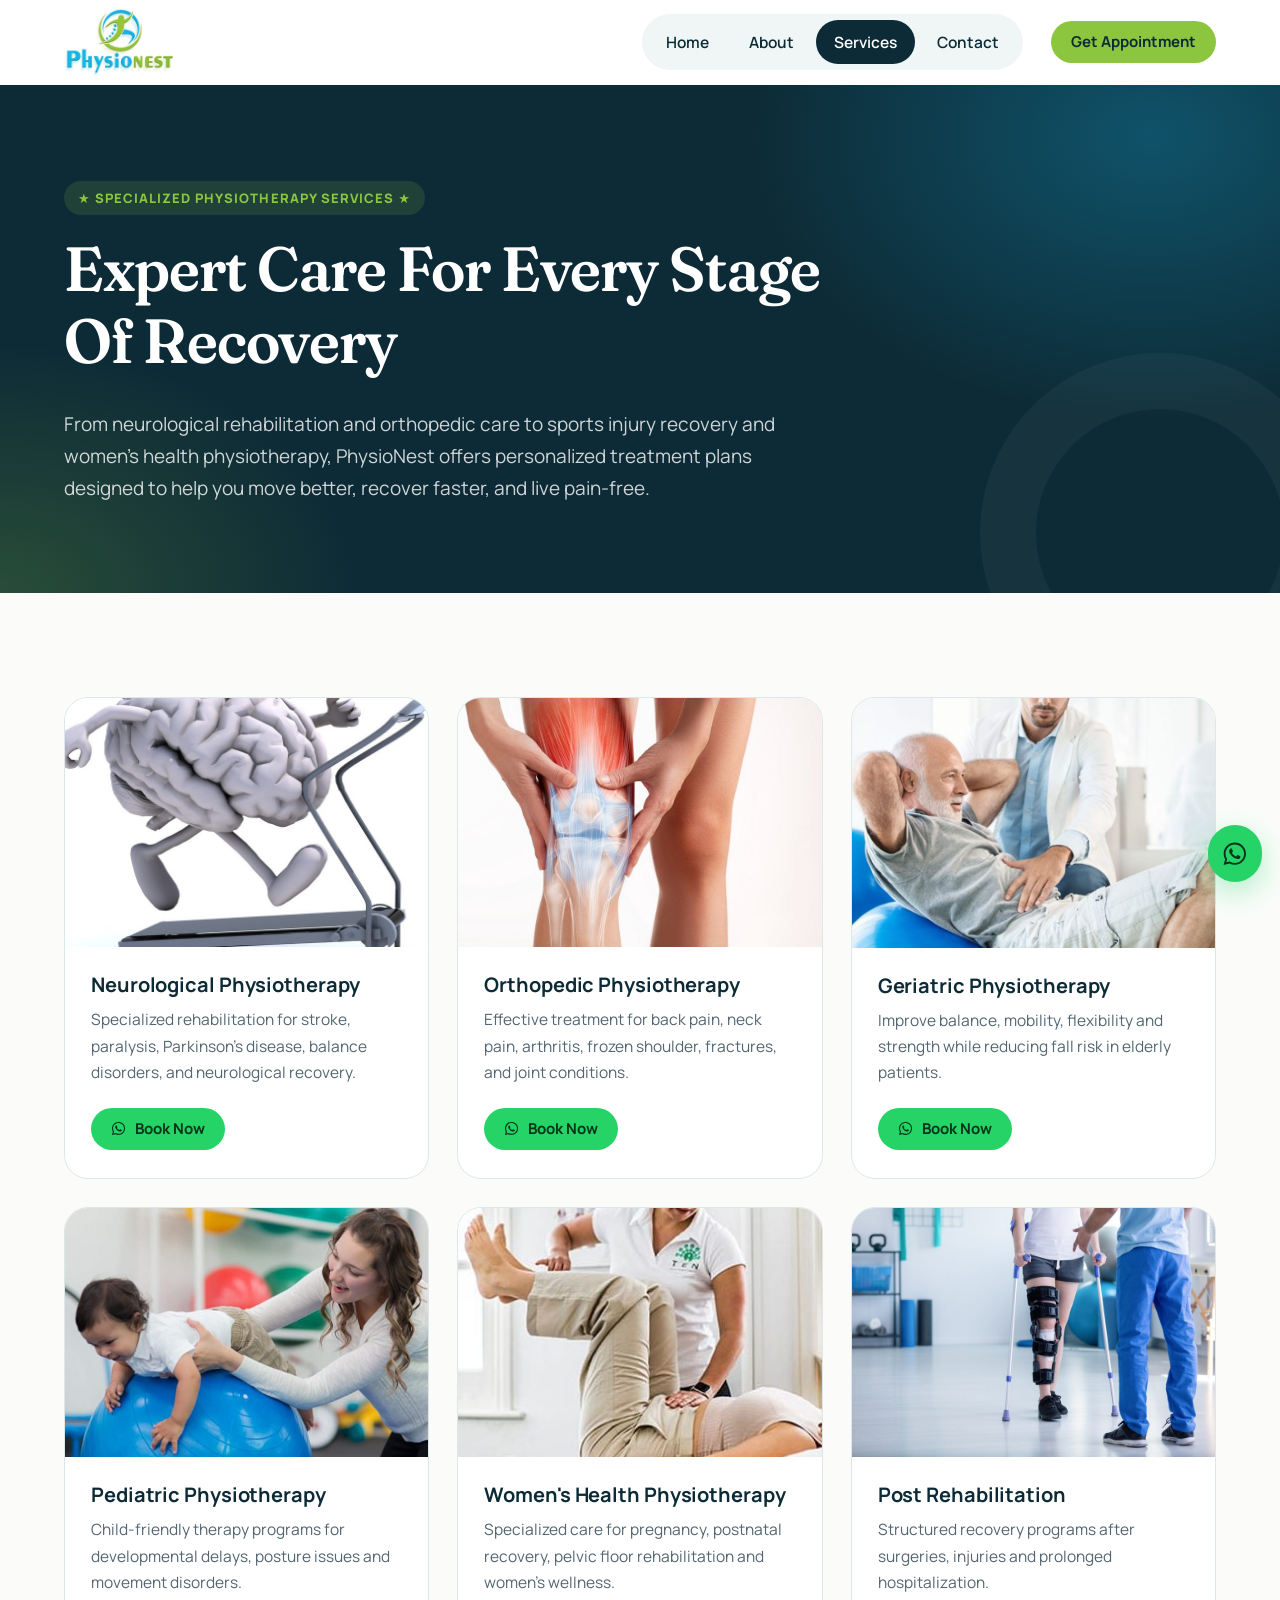
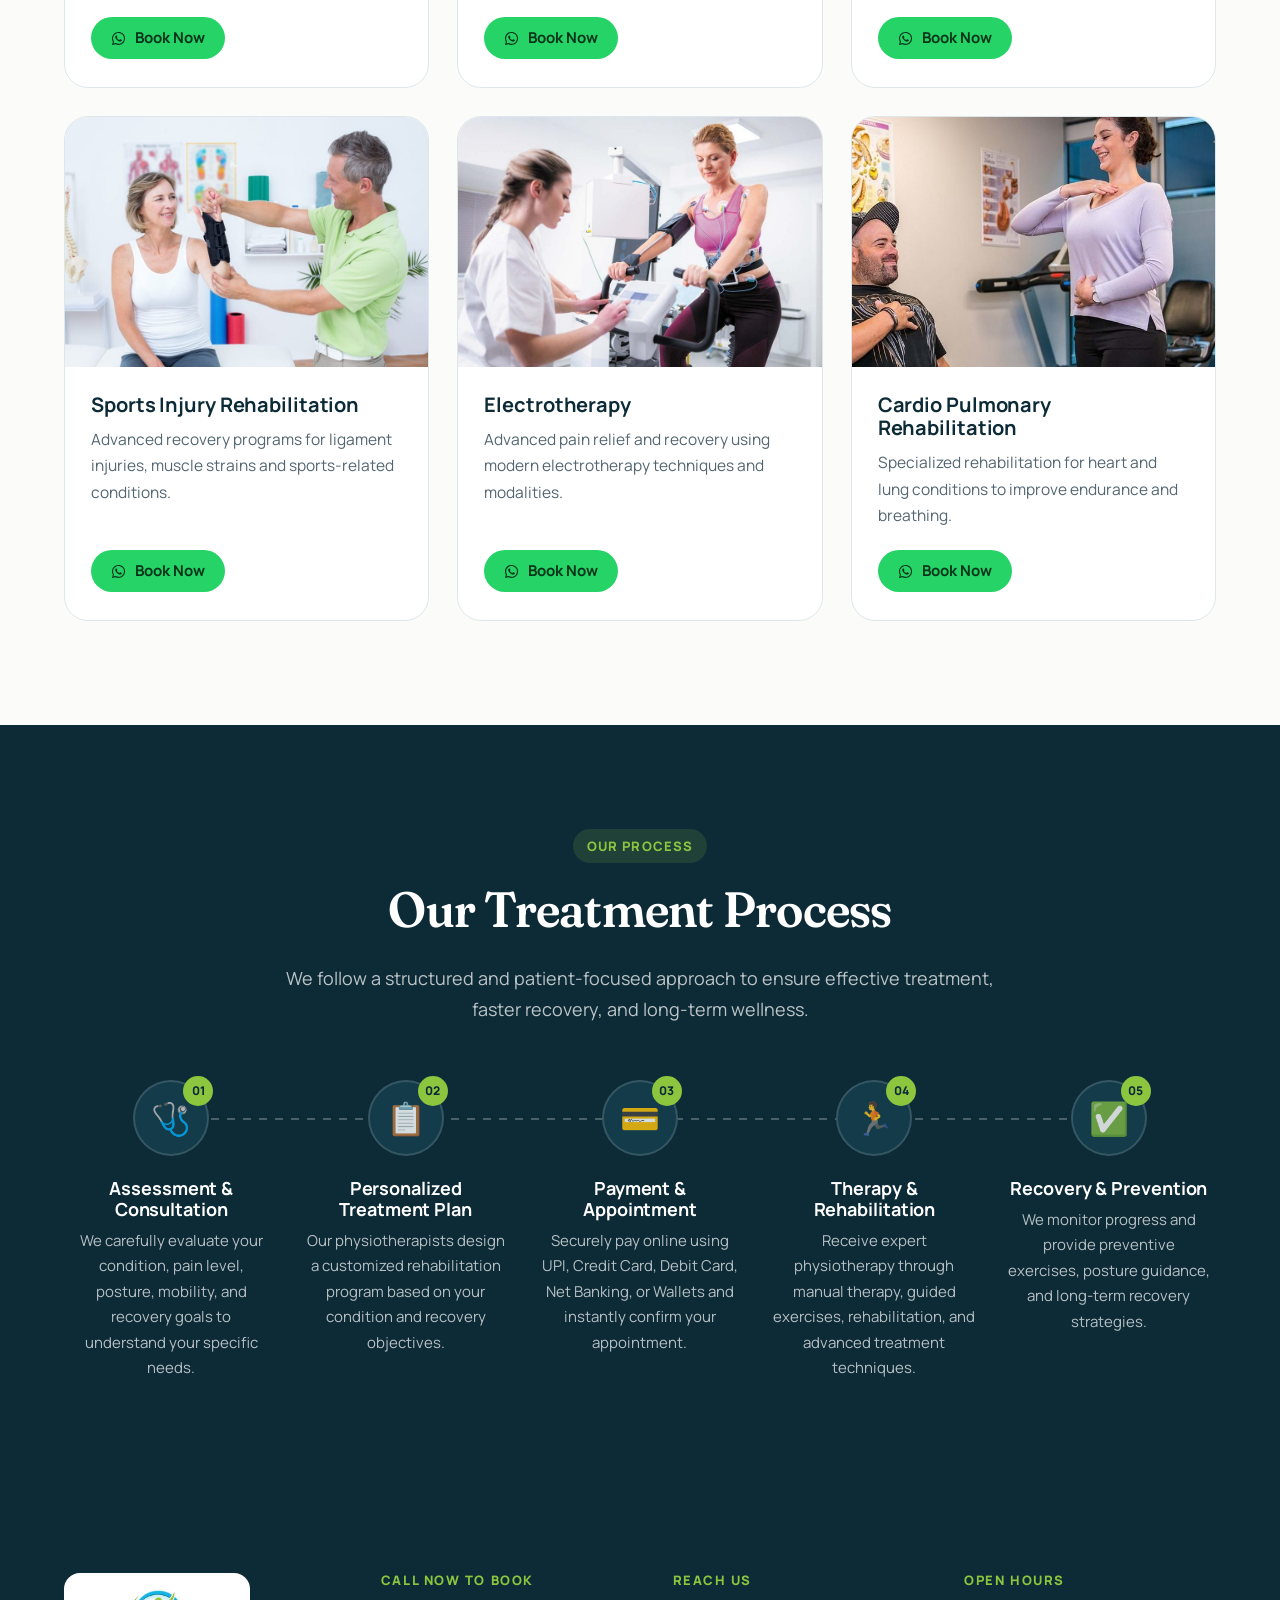
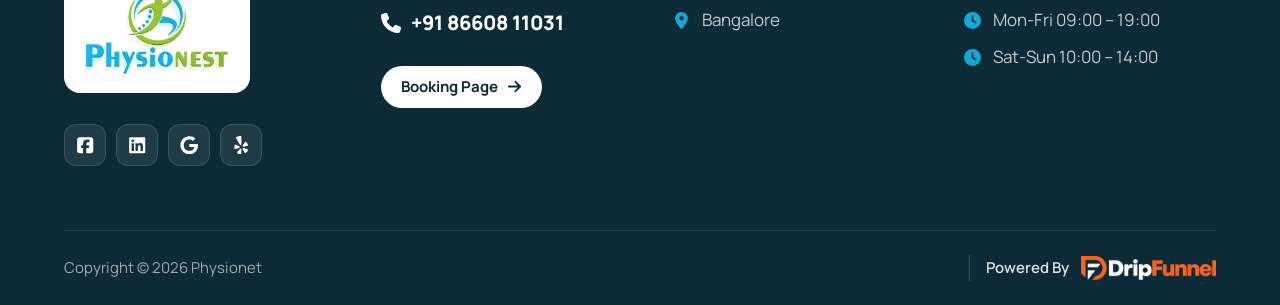
<file: services.html>
<!DOCTYPE html>
<html lang="en-US" class="no-js">
<head>
  <meta charset="UTF-8">
  <meta name="viewport" content="width=device-width, initial-scale=1">
  <title>Services - Physionet</title>
  <meta name="description" content="★ SPECIALIZED PHYSIOTHERAPY SERVICES ★ Expert Care For Every Stage Of Recovery From neurological rehabilitation and orthopedic care to sports injury recovery">
  <link rel="canonical" href="https://physionest.in/services/">
  <meta property="og:locale" content="en_US">
  <meta property="og:site_name" content="Physionet">
  <meta property="og:title" content="Services - Physionet">
  <meta property="og:description" content="★ SPECIALIZED PHYSIOTHERAPY SERVICES ★ Expert Care For Every Stage Of Recovery From neurological rehabilitation and orthopedic care to sports injury recovery">
  <meta property="og:url" content="https://physionest.in/services/">
  <meta property="og:type" content="website">
  <meta name="theme-color" content="#0d2b36">
  <link rel="icon" href="images/favicon.png" type="image/png">
  <link rel="apple-touch-icon" href="images/apple-touch-icon.png">
  <link rel="preconnect" href="https://fonts.googleapis.com">
  <link rel="preconnect" href="https://fonts.gstatic.com" crossorigin>
  <link href="https://fonts.googleapis.com/css2?family=Fraunces:ital,opsz,wght@0,9..144,500..700;1,9..144,500..700&amp;family=Manrope:wght@400..800&amp;display=swap" rel="stylesheet">
  <link rel="stylesheet" href="css/style.css">
  <link rel="stylesheet" href="css/responsive.css">
  <script type="application/ld+json">{"@context":"https://schema.org","@graph":[{"@type":"WebSite","@id":"https://physionest.in/#website","name":"Physionet","author":{"@id":"https://physionest.in/services/#person"},"copyrightHolder":{"@id":"https://physionest.in/services/#person"},"description":"Best Physio in Bnagalore","url":"https://physionest.in/","potentialAction":{"@id":"https://physionest.in/#searchaction"},"publisher":{"@id":"https://physionest.in/#organization"}},{"@type":"WebPage","@id":"https://physionest.in/services/#webpage","name":"Services","author":{"@id":"https://physionest.in/services/#person"},"inLanguage":"en-US","url":"https://physionest.in/services/","breadcrumb":{"@id":"https://physionest.in/services/#breadcrumblist"},"contributor":{"@id":"https://physionest.in/services/#person"},"copyrightHolder":{"@id":"https://physionest.in/services/#person"},"datePublished":"2026-05-29T17:58:22+00:00","dateModified":"2026-06-10T08:11:47+00:00","isPartOf":{"@id":"https://physionest.in/#website"},"publisher":{"@id":"https://physionest.in/#organization"}},{"@type":"Organization","@id":"https://physionest.in/#organization","name":"Physionet","founder":[{"@type":"Person","name":"admin"}],"slogan":"Best Physio in Bnagalore","url":"https://physionest.in/ "},{"@type":"BreadcrumbList","name":"BreadcrumbList","@id":"https://physionest.in/services/#breadcrumblist","itemListElement":[{"@type":"ListItem","position":1,"item":{"@id":"https://physionest.in","name":"Home"}},{"@type":"ListItem","position":2,"item":{"@id":"https://physionest.in/services/","name":"Services"}}]},{"@type":"SearchAction","@id":"https://physionest.in/#searchaction","target":"https://physionest.in/search.html?s={search_term_string}","query-input":"required name=search_term_string"}]}</script>
</head>
<body>
  <a class="skip-link" href="#content">Skip to content</a>
  <header class="site-header">
    <div class="container header-inner">
      <a class="brand" href="index.html" aria-label="PhysioNest — Home">
        <img src="images/brand/logo.jpg" alt="PhysioNest" width="480" height="296">
      </a>
      <button class="nav-toggle" type="button" aria-expanded="false" aria-controls="primary-nav" aria-label="Open menu">
        <svg class="icon icon-open" aria-hidden="true" focusable="false" xmlns="http://www.w3.org/2000/svg" viewBox="0 0 448 512"><path d="M0 96C0 78.3 14.3 64 32 64H416c17.7 0 32 14.3 32 32s-14.3 32-32 32H32C14.3 128 0 113.7 0 96zM0 256c0-17.7 14.3-32 32-32H416c17.7 0 32 14.3 32 32s-14.3 32-32 32H32c-17.7 0-32-14.3-32-32zM448 416c0 17.7-14.3 32-32 32H32c-17.7 0-32-14.3-32-32s14.3-32 32-32H416c17.7 0 32 14.3 32 32z"/></svg><svg class="icon icon-close" aria-hidden="true" focusable="false" xmlns="http://www.w3.org/2000/svg" viewBox="0 0 384 512"><path d="M342.6 150.6c12.5-12.5 12.5-32.8 0-45.3s-32.8-12.5-45.3 0L192 210.7 86.6 105.4c-12.5-12.5-32.8-12.5-45.3 0s-12.5 32.8 0 45.3L146.7 256 41.4 361.4c-12.5 12.5-12.5 32.8 0 45.3s32.8 12.5 45.3 0L192 301.3 297.4 406.6c12.5 12.5 32.8 12.5 45.3 0s12.5-32.8 0-45.3L237.3 256 342.6 150.6z"/></svg>
      </button>
      <nav class="primary-nav" id="primary-nav" aria-label="Primary Site Navigation">
        <ul class="nav-list">
          <li><a href="index.html">Home</a></li><li><a href="index.html#about">About</a></li><li><a href="services.html" aria-current="page">Services</a></li><li><a href="index.html#contact">Contact</a></li>
        </ul>
        <a class="btn btn--accent btn--sm" href="get-appointment.html">Get Appointment</a>
      </nav>
    </div>
  </header>

  <main id="content">
    <section class="page-hero" aria-labelledby="svc-title">
      <div class="container reveal">
          <span class="eyebrow eyebrow--dark">★ SPECIALIZED PHYSIOTHERAPY SERVICES ★</span>
          <h1 id="svc-title">Expert Care For Every Stage Of Recovery</h1>
          <p>From neurological rehabilitation and orthopedic care to sports injury recovery and women's health physiotherapy, PhysioNest offers personalized treatment plans designed to help you move better, recover faster, and live pain-free.</p>
      </div>
    </section>

    <section class="section" aria-label="Services">
      <div class="container">
        <ul class="photo-cards">
          <li class="photo-card reveal">
            <figure><img src="images/services/neurological.jpg" alt="Neurological Physiotherapy" loading="lazy" width="900" height="600"></figure>
            <div class="photo-card-body">
              <h3>Neurological Physiotherapy</h3>
              <p>Specialized rehabilitation for stroke, paralysis, Parkinson's disease, balance disorders, and neurological recovery.</p>
              <a class="btn btn--whatsapp btn--sm" href="https://wa.me/918660811031?text=Hi%20PhysioNest,%20I%20want%20Neurological%20Physiotherapy" target="_blank" rel="noopener noreferrer"><svg class="icon" aria-hidden="true" focusable="false" xmlns="http://www.w3.org/2000/svg" viewBox="0 0 448 512"><path d="M380.9 97.1C339 55.1 283.2 32 223.9 32c-122.4 0-222 99.6-222 222 0 39.1 10.2 77.3 29.6 111L0 480l117.7-30.9c32.4 17.7 68.9 27 106.1 27h.1c122.3 0 224.1-99.6 224.1-222 0-59.3-25.2-115-67.1-157zm-157 341.6c-33.2 0-65.7-8.9-94-25.7l-6.7-4-69.8 18.3L72 359.2l-4.4-7c-18.5-29.4-28.2-63.3-28.2-98.2 0-101.7 82.8-184.5 184.6-184.5 49.3 0 95.6 19.2 130.4 54.1 34.8 34.9 56.2 81.2 56.1 130.5 0 101.8-84.9 184.6-186.6 184.6zm101.2-138.2c-5.5-2.8-32.8-16.2-37.9-18-5.1-1.9-8.8-2.8-12.5 2.8-3.7 5.6-14.3 18-17.6 21.8-3.2 3.7-6.5 4.2-12 1.4-32.6-16.3-54-29.1-75.5-66-5.7-9.8 5.7-9.1 16.3-30.3 1.8-3.7.9-6.9-.5-9.7-1.4-2.8-12.5-30.1-17.1-41.2-4.5-10.8-9.1-9.3-12.5-9.5-3.2-.2-6.9-.2-10.6-.2-3.7 0-9.7 1.4-14.8 6.9-5.1 5.6-19.4 19-19.4 46.3 0 27.3 19.9 53.7 22.6 57.4 2.8 3.7 39.1 59.7 94.8 83.8 35.2 15.2 49 16.5 66.6 13.9 10.7-1.6 32.8-13.4 37.4-26.4 4.6-13 4.6-24.1 3.2-26.4-1.3-2.5-5-3.9-10.5-6.6z"/></svg>Book Now</a>
            </div>
          </li>
          <li class="photo-card reveal">
            <figure><img src="images/services/orthopedic.jpg" alt="Orthopedic Physiotherapy" loading="lazy" width="900" height="600"></figure>
            <div class="photo-card-body">
              <h3>Orthopedic Physiotherapy</h3>
              <p>Effective treatment for back pain, neck pain, arthritis, frozen shoulder, fractures, and joint conditions.</p>
              <a class="btn btn--whatsapp btn--sm" href="https://wa.me/918660811031?text=Hi%20PhysioNest,%20I%20want%20Orthopedic%20Physiotherapy" target="_blank" rel="noopener noreferrer"><svg class="icon" aria-hidden="true" focusable="false" xmlns="http://www.w3.org/2000/svg" viewBox="0 0 448 512"><path d="M380.9 97.1C339 55.1 283.2 32 223.9 32c-122.4 0-222 99.6-222 222 0 39.1 10.2 77.3 29.6 111L0 480l117.7-30.9c32.4 17.7 68.9 27 106.1 27h.1c122.3 0 224.1-99.6 224.1-222 0-59.3-25.2-115-67.1-157zm-157 341.6c-33.2 0-65.7-8.9-94-25.7l-6.7-4-69.8 18.3L72 359.2l-4.4-7c-18.5-29.4-28.2-63.3-28.2-98.2 0-101.7 82.8-184.5 184.6-184.5 49.3 0 95.6 19.2 130.4 54.1 34.8 34.9 56.2 81.2 56.1 130.5 0 101.8-84.9 184.6-186.6 184.6zm101.2-138.2c-5.5-2.8-32.8-16.2-37.9-18-5.1-1.9-8.8-2.8-12.5 2.8-3.7 5.6-14.3 18-17.6 21.8-3.2 3.7-6.5 4.2-12 1.4-32.6-16.3-54-29.1-75.5-66-5.7-9.8 5.7-9.1 16.3-30.3 1.8-3.7.9-6.9-.5-9.7-1.4-2.8-12.5-30.1-17.1-41.2-4.5-10.8-9.1-9.3-12.5-9.5-3.2-.2-6.9-.2-10.6-.2-3.7 0-9.7 1.4-14.8 6.9-5.1 5.6-19.4 19-19.4 46.3 0 27.3 19.9 53.7 22.6 57.4 2.8 3.7 39.1 59.7 94.8 83.8 35.2 15.2 49 16.5 66.6 13.9 10.7-1.6 32.8-13.4 37.4-26.4 4.6-13 4.6-24.1 3.2-26.4-1.3-2.5-5-3.9-10.5-6.6z"/></svg>Book Now</a>
            </div>
          </li>
          <li class="photo-card reveal">
            <figure><img src="images/services/geriatric.jpg" alt="Geriatric Physiotherapy" loading="lazy" width="900" height="600"></figure>
            <div class="photo-card-body">
              <h3>Geriatric Physiotherapy</h3>
              <p>Improve balance, mobility, flexibility and strength while reducing fall risk in elderly patients.</p>
              <a class="btn btn--whatsapp btn--sm" href="https://wa.me/918660811031?text=Hi%20PhysioNest,%20I%20want%20Geriatric%20Physiotherapy" target="_blank" rel="noopener noreferrer"><svg class="icon" aria-hidden="true" focusable="false" xmlns="http://www.w3.org/2000/svg" viewBox="0 0 448 512"><path d="M380.9 97.1C339 55.1 283.2 32 223.9 32c-122.4 0-222 99.6-222 222 0 39.1 10.2 77.3 29.6 111L0 480l117.7-30.9c32.4 17.7 68.9 27 106.1 27h.1c122.3 0 224.1-99.6 224.1-222 0-59.3-25.2-115-67.1-157zm-157 341.6c-33.2 0-65.7-8.9-94-25.7l-6.7-4-69.8 18.3L72 359.2l-4.4-7c-18.5-29.4-28.2-63.3-28.2-98.2 0-101.7 82.8-184.5 184.6-184.5 49.3 0 95.6 19.2 130.4 54.1 34.8 34.9 56.2 81.2 56.1 130.5 0 101.8-84.9 184.6-186.6 184.6zm101.2-138.2c-5.5-2.8-32.8-16.2-37.9-18-5.1-1.9-8.8-2.8-12.5 2.8-3.7 5.6-14.3 18-17.6 21.8-3.2 3.7-6.5 4.2-12 1.4-32.6-16.3-54-29.1-75.5-66-5.7-9.8 5.7-9.1 16.3-30.3 1.8-3.7.9-6.9-.5-9.7-1.4-2.8-12.5-30.1-17.1-41.2-4.5-10.8-9.1-9.3-12.5-9.5-3.2-.2-6.9-.2-10.6-.2-3.7 0-9.7 1.4-14.8 6.9-5.1 5.6-19.4 19-19.4 46.3 0 27.3 19.9 53.7 22.6 57.4 2.8 3.7 39.1 59.7 94.8 83.8 35.2 15.2 49 16.5 66.6 13.9 10.7-1.6 32.8-13.4 37.4-26.4 4.6-13 4.6-24.1 3.2-26.4-1.3-2.5-5-3.9-10.5-6.6z"/></svg>Book Now</a>
            </div>
          </li>
          <li class="photo-card reveal">
            <figure><img src="images/services/pediatric.jpg" alt="Pediatric Physiotherapy" loading="lazy" width="900" height="600"></figure>
            <div class="photo-card-body">
              <h3>Pediatric Physiotherapy</h3>
              <p>Child-friendly therapy programs for developmental delays, posture issues and movement disorders.</p>
              <a class="btn btn--whatsapp btn--sm" href="https://wa.me/918660811031?text=Hi%20PhysioNest,%20I%20want%20Pediatric%20Physiotherapy" target="_blank" rel="noopener noreferrer"><svg class="icon" aria-hidden="true" focusable="false" xmlns="http://www.w3.org/2000/svg" viewBox="0 0 448 512"><path d="M380.9 97.1C339 55.1 283.2 32 223.9 32c-122.4 0-222 99.6-222 222 0 39.1 10.2 77.3 29.6 111L0 480l117.7-30.9c32.4 17.7 68.9 27 106.1 27h.1c122.3 0 224.1-99.6 224.1-222 0-59.3-25.2-115-67.1-157zm-157 341.6c-33.2 0-65.7-8.9-94-25.7l-6.7-4-69.8 18.3L72 359.2l-4.4-7c-18.5-29.4-28.2-63.3-28.2-98.2 0-101.7 82.8-184.5 184.6-184.5 49.3 0 95.6 19.2 130.4 54.1 34.8 34.9 56.2 81.2 56.1 130.5 0 101.8-84.9 184.6-186.6 184.6zm101.2-138.2c-5.5-2.8-32.8-16.2-37.9-18-5.1-1.9-8.8-2.8-12.5 2.8-3.7 5.6-14.3 18-17.6 21.8-3.2 3.7-6.5 4.2-12 1.4-32.6-16.3-54-29.1-75.5-66-5.7-9.8 5.7-9.1 16.3-30.3 1.8-3.7.9-6.9-.5-9.7-1.4-2.8-12.5-30.1-17.1-41.2-4.5-10.8-9.1-9.3-12.5-9.5-3.2-.2-6.9-.2-10.6-.2-3.7 0-9.7 1.4-14.8 6.9-5.1 5.6-19.4 19-19.4 46.3 0 27.3 19.9 53.7 22.6 57.4 2.8 3.7 39.1 59.7 94.8 83.8 35.2 15.2 49 16.5 66.6 13.9 10.7-1.6 32.8-13.4 37.4-26.4 4.6-13 4.6-24.1 3.2-26.4-1.3-2.5-5-3.9-10.5-6.6z"/></svg>Book Now</a>
            </div>
          </li>
          <li class="photo-card reveal">
            <figure><img src="images/services/womens-health.jpg" alt="Women Health Physiotherapy" loading="lazy" width="900" height="600"></figure>
            <div class="photo-card-body">
              <h3>Women's Health Physiotherapy</h3>
              <p>Specialized care for pregnancy, postnatal recovery, pelvic floor rehabilitation and women's wellness.</p>
              <a class="btn btn--whatsapp btn--sm" href="https://wa.me/918660811031?text=Hi%20PhysioNest,%20I%20want%20Women%27s%20Health%20Physiotherapy" target="_blank" rel="noopener noreferrer"><svg class="icon" aria-hidden="true" focusable="false" xmlns="http://www.w3.org/2000/svg" viewBox="0 0 448 512"><path d="M380.9 97.1C339 55.1 283.2 32 223.9 32c-122.4 0-222 99.6-222 222 0 39.1 10.2 77.3 29.6 111L0 480l117.7-30.9c32.4 17.7 68.9 27 106.1 27h.1c122.3 0 224.1-99.6 224.1-222 0-59.3-25.2-115-67.1-157zm-157 341.6c-33.2 0-65.7-8.9-94-25.7l-6.7-4-69.8 18.3L72 359.2l-4.4-7c-18.5-29.4-28.2-63.3-28.2-98.2 0-101.7 82.8-184.5 184.6-184.5 49.3 0 95.6 19.2 130.4 54.1 34.8 34.9 56.2 81.2 56.1 130.5 0 101.8-84.9 184.6-186.6 184.6zm101.2-138.2c-5.5-2.8-32.8-16.2-37.9-18-5.1-1.9-8.8-2.8-12.5 2.8-3.7 5.6-14.3 18-17.6 21.8-3.2 3.7-6.5 4.2-12 1.4-32.6-16.3-54-29.1-75.5-66-5.7-9.8 5.7-9.1 16.3-30.3 1.8-3.7.9-6.9-.5-9.7-1.4-2.8-12.5-30.1-17.1-41.2-4.5-10.8-9.1-9.3-12.5-9.5-3.2-.2-6.9-.2-10.6-.2-3.7 0-9.7 1.4-14.8 6.9-5.1 5.6-19.4 19-19.4 46.3 0 27.3 19.9 53.7 22.6 57.4 2.8 3.7 39.1 59.7 94.8 83.8 35.2 15.2 49 16.5 66.6 13.9 10.7-1.6 32.8-13.4 37.4-26.4 4.6-13 4.6-24.1 3.2-26.4-1.3-2.5-5-3.9-10.5-6.6z"/></svg>Book Now</a>
            </div>
          </li>
          <li class="photo-card reveal">
            <figure><img src="images/services/post-rehabilitation.jpg" alt="Post Rehabilitation" loading="lazy" width="900" height="600"></figure>
            <div class="photo-card-body">
              <h3>Post Rehabilitation</h3>
              <p>Structured recovery programs after surgeries, injuries and prolonged hospitalization.</p>
              <a class="btn btn--whatsapp btn--sm" href="https://wa.me/918660811031?text=Hi%20PhysioNest,%20I%20want%20Post%20Rehabilitation%20Services" target="_blank" rel="noopener noreferrer"><svg class="icon" aria-hidden="true" focusable="false" xmlns="http://www.w3.org/2000/svg" viewBox="0 0 448 512"><path d="M380.9 97.1C339 55.1 283.2 32 223.9 32c-122.4 0-222 99.6-222 222 0 39.1 10.2 77.3 29.6 111L0 480l117.7-30.9c32.4 17.7 68.9 27 106.1 27h.1c122.3 0 224.1-99.6 224.1-222 0-59.3-25.2-115-67.1-157zm-157 341.6c-33.2 0-65.7-8.9-94-25.7l-6.7-4-69.8 18.3L72 359.2l-4.4-7c-18.5-29.4-28.2-63.3-28.2-98.2 0-101.7 82.8-184.5 184.6-184.5 49.3 0 95.6 19.2 130.4 54.1 34.8 34.9 56.2 81.2 56.1 130.5 0 101.8-84.9 184.6-186.6 184.6zm101.2-138.2c-5.5-2.8-32.8-16.2-37.9-18-5.1-1.9-8.8-2.8-12.5 2.8-3.7 5.6-14.3 18-17.6 21.8-3.2 3.7-6.5 4.2-12 1.4-32.6-16.3-54-29.1-75.5-66-5.7-9.8 5.7-9.1 16.3-30.3 1.8-3.7.9-6.9-.5-9.7-1.4-2.8-12.5-30.1-17.1-41.2-4.5-10.8-9.1-9.3-12.5-9.5-3.2-.2-6.9-.2-10.6-.2-3.7 0-9.7 1.4-14.8 6.9-5.1 5.6-19.4 19-19.4 46.3 0 27.3 19.9 53.7 22.6 57.4 2.8 3.7 39.1 59.7 94.8 83.8 35.2 15.2 49 16.5 66.6 13.9 10.7-1.6 32.8-13.4 37.4-26.4 4.6-13 4.6-24.1 3.2-26.4-1.3-2.5-5-3.9-10.5-6.6z"/></svg>Book Now</a>
            </div>
          </li>
          <li class="photo-card reveal">
            <figure><img src="images/services/sports-injury.jpg" alt="Sports Injury Rehabilitation" loading="lazy" width="900" height="600"></figure>
            <div class="photo-card-body">
              <h3>Sports Injury Rehabilitation</h3>
              <p>Advanced recovery programs for ligament injuries, muscle strains and sports-related conditions.</p>
              <a class="btn btn--whatsapp btn--sm" href="https://wa.me/918660811031?text=Hi%20PhysioNest,%20I%20want%20Sports%20Injury%20Rehabilitation" target="_blank" rel="noopener noreferrer"><svg class="icon" aria-hidden="true" focusable="false" xmlns="http://www.w3.org/2000/svg" viewBox="0 0 448 512"><path d="M380.9 97.1C339 55.1 283.2 32 223.9 32c-122.4 0-222 99.6-222 222 0 39.1 10.2 77.3 29.6 111L0 480l117.7-30.9c32.4 17.7 68.9 27 106.1 27h.1c122.3 0 224.1-99.6 224.1-222 0-59.3-25.2-115-67.1-157zm-157 341.6c-33.2 0-65.7-8.9-94-25.7l-6.7-4-69.8 18.3L72 359.2l-4.4-7c-18.5-29.4-28.2-63.3-28.2-98.2 0-101.7 82.8-184.5 184.6-184.5 49.3 0 95.6 19.2 130.4 54.1 34.8 34.9 56.2 81.2 56.1 130.5 0 101.8-84.9 184.6-186.6 184.6zm101.2-138.2c-5.5-2.8-32.8-16.2-37.9-18-5.1-1.9-8.8-2.8-12.5 2.8-3.7 5.6-14.3 18-17.6 21.8-3.2 3.7-6.5 4.2-12 1.4-32.6-16.3-54-29.1-75.5-66-5.7-9.8 5.7-9.1 16.3-30.3 1.8-3.7.9-6.9-.5-9.7-1.4-2.8-12.5-30.1-17.1-41.2-4.5-10.8-9.1-9.3-12.5-9.5-3.2-.2-6.9-.2-10.6-.2-3.7 0-9.7 1.4-14.8 6.9-5.1 5.6-19.4 19-19.4 46.3 0 27.3 19.9 53.7 22.6 57.4 2.8 3.7 39.1 59.7 94.8 83.8 35.2 15.2 49 16.5 66.6 13.9 10.7-1.6 32.8-13.4 37.4-26.4 4.6-13 4.6-24.1 3.2-26.4-1.3-2.5-5-3.9-10.5-6.6z"/></svg>Book Now</a>
            </div>
          </li>
          <li class="photo-card reveal">
            <figure><img src="images/services/electrotherapy.jpg" alt="Electrotherapy" loading="lazy" width="900" height="600"></figure>
            <div class="photo-card-body">
              <h3>Electrotherapy</h3>
              <p>Advanced pain relief and recovery using modern electrotherapy techniques and modalities.</p>
              <a class="btn btn--whatsapp btn--sm" href="https://wa.me/918660811031?text=Hi%20PhysioNest,%20I%20want%20Electrotherapy" target="_blank" rel="noopener noreferrer"><svg class="icon" aria-hidden="true" focusable="false" xmlns="http://www.w3.org/2000/svg" viewBox="0 0 448 512"><path d="M380.9 97.1C339 55.1 283.2 32 223.9 32c-122.4 0-222 99.6-222 222 0 39.1 10.2 77.3 29.6 111L0 480l117.7-30.9c32.4 17.7 68.9 27 106.1 27h.1c122.3 0 224.1-99.6 224.1-222 0-59.3-25.2-115-67.1-157zm-157 341.6c-33.2 0-65.7-8.9-94-25.7l-6.7-4-69.8 18.3L72 359.2l-4.4-7c-18.5-29.4-28.2-63.3-28.2-98.2 0-101.7 82.8-184.5 184.6-184.5 49.3 0 95.6 19.2 130.4 54.1 34.8 34.9 56.2 81.2 56.1 130.5 0 101.8-84.9 184.6-186.6 184.6zm101.2-138.2c-5.5-2.8-32.8-16.2-37.9-18-5.1-1.9-8.8-2.8-12.5 2.8-3.7 5.6-14.3 18-17.6 21.8-3.2 3.7-6.5 4.2-12 1.4-32.6-16.3-54-29.1-75.5-66-5.7-9.8 5.7-9.1 16.3-30.3 1.8-3.7.9-6.9-.5-9.7-1.4-2.8-12.5-30.1-17.1-41.2-4.5-10.8-9.1-9.3-12.5-9.5-3.2-.2-6.9-.2-10.6-.2-3.7 0-9.7 1.4-14.8 6.9-5.1 5.6-19.4 19-19.4 46.3 0 27.3 19.9 53.7 22.6 57.4 2.8 3.7 39.1 59.7 94.8 83.8 35.2 15.2 49 16.5 66.6 13.9 10.7-1.6 32.8-13.4 37.4-26.4 4.6-13 4.6-24.1 3.2-26.4-1.3-2.5-5-3.9-10.5-6.6z"/></svg>Book Now</a>
            </div>
          </li>
          <li class="photo-card reveal">
            <figure><img src="images/services/cardio-pulmonary.jpg" alt="Cardio Pulmonary Rehabilitation" loading="lazy" width="900" height="600"></figure>
            <div class="photo-card-body">
              <h3>Cardio Pulmonary Rehabilitation</h3>
              <p>Specialized rehabilitation for heart and lung conditions to improve endurance and breathing.</p>
              <a class="btn btn--whatsapp btn--sm" href="https://wa.me/918660811031?text=Hi%20PhysioNest,%20I%20want%20Cardio%20Pulmonary%20Rehabilitation" target="_blank" rel="noopener noreferrer"><svg class="icon" aria-hidden="true" focusable="false" xmlns="http://www.w3.org/2000/svg" viewBox="0 0 448 512"><path d="M380.9 97.1C339 55.1 283.2 32 223.9 32c-122.4 0-222 99.6-222 222 0 39.1 10.2 77.3 29.6 111L0 480l117.7-30.9c32.4 17.7 68.9 27 106.1 27h.1c122.3 0 224.1-99.6 224.1-222 0-59.3-25.2-115-67.1-157zm-157 341.6c-33.2 0-65.7-8.9-94-25.7l-6.7-4-69.8 18.3L72 359.2l-4.4-7c-18.5-29.4-28.2-63.3-28.2-98.2 0-101.7 82.8-184.5 184.6-184.5 49.3 0 95.6 19.2 130.4 54.1 34.8 34.9 56.2 81.2 56.1 130.5 0 101.8-84.9 184.6-186.6 184.6zm101.2-138.2c-5.5-2.8-32.8-16.2-37.9-18-5.1-1.9-8.8-2.8-12.5 2.8-3.7 5.6-14.3 18-17.6 21.8-3.2 3.7-6.5 4.2-12 1.4-32.6-16.3-54-29.1-75.5-66-5.7-9.8 5.7-9.1 16.3-30.3 1.8-3.7.9-6.9-.5-9.7-1.4-2.8-12.5-30.1-17.1-41.2-4.5-10.8-9.1-9.3-12.5-9.5-3.2-.2-6.9-.2-10.6-.2-3.7 0-9.7 1.4-14.8 6.9-5.1 5.6-19.4 19-19.4 46.3 0 27.3 19.9 53.7 22.6 57.4 2.8 3.7 39.1 59.7 94.8 83.8 35.2 15.2 49 16.5 66.6 13.9 10.7-1.6 32.8-13.4 37.4-26.4 4.6-13 4.6-24.1 3.2-26.4-1.3-2.5-5-3.9-10.5-6.6z"/></svg>Book Now</a>
            </div>
          </li>
        </ul>
      </div>
    </section>

    <section class="section section--ink" aria-labelledby="process-title">
      <div class="container">
        <div class="section-head section-head--center reveal">
          <span class="eyebrow eyebrow--dark">OUR PROCESS</span>
          <h2 id="process-title">Our Treatment Process</h2>
          <p>We follow a structured and patient-focused approach to ensure effective treatment, faster recovery, and long-term wellness.</p>
        </div>
        <ol class="process" style="list-style:none;padding:0;margin:0">
          <li class="step reveal">
            <div class="step-num"><span aria-hidden="true">🩺</span><small>01</small></div>
            <div><h3>Assessment &amp; Consultation</h3><p>We carefully evaluate your condition, pain level, posture, mobility, and recovery goals to understand your specific needs.</p></div>
          </li>
          <li class="step reveal">
            <div class="step-num"><span aria-hidden="true">📋</span><small>02</small></div>
            <div><h3>Personalized Treatment Plan</h3><p>Our physiotherapists design a customized rehabilitation program based on your condition and recovery objectives.</p></div>
          </li>
          <li class="step reveal">
            <div class="step-num"><span aria-hidden="true">💳</span><small>03</small></div>
            <div><h3>Payment &amp; Appointment</h3><p>Securely pay online using UPI, Credit Card, Debit Card, Net Banking, or Wallets and instantly confirm your appointment.</p></div>
          </li>
          <li class="step reveal">
            <div class="step-num"><span aria-hidden="true">🏃</span><small>04</small></div>
            <div><h3>Therapy &amp; Rehabilitation</h3><p>Receive expert physiotherapy through manual therapy, guided exercises, rehabilitation, and advanced treatment techniques.</p></div>
          </li>
          <li class="step reveal">
            <div class="step-num"><span aria-hidden="true">✅</span><small>05</small></div>
            <div><h3>Recovery &amp; Prevention</h3><p>We monitor progress and provide preventive exercises, posture guidance, and long-term recovery strategies.</p></div>
          </li>
        </ol>
      </div>
    </section>
  </main>

  <footer class="site-footer">
    <div class="container">
      <div class="footer-grid">
        <div class="footer-col">
          <a class="footer-logo" href="index.html" aria-label="PhysioNest — Home">
            <img src="images/brand/logo.jpg" alt="PhysioNest" width="480" height="296" loading="lazy">
          </a>
          <!-- Social links: the original site pointed all four to "#". Replace each href with the real profile URL. -->
          <ul class="footer-social">
            <li><a class="s-facebook" href="#" aria-label="Facebook" target="_blank" rel="noopener noreferrer"><svg class="icon" aria-hidden="true" focusable="false" xmlns="http://www.w3.org/2000/svg" viewBox="0 0 448 512"><path d="M64 32C28.7 32 0 60.7 0 96V416c0 35.3 28.7 64 64 64h98.2V334.2H109.4V256h52.8V222.3c0-87.1 39.4-127.5 125-127.5c16.2 0 44.2 3.2 55.7 6.4V172c-6-.6-16.5-1-29.6-1c-42 0-58.2 15.9-58.2 57.2V256h83.6l-14.4 78.2H255V480H384c35.3 0 64-28.7 64-64V96c0-35.3-28.7-64-64-64H64z"/></svg></a></li>
            <li><a class="s-linkedin" href="#" aria-label="Linkedin" target="_blank" rel="noopener noreferrer"><svg class="icon" aria-hidden="true" focusable="false" xmlns="http://www.w3.org/2000/svg" viewBox="0 0 448 512"><path d="M416 32H31.9C14.3 32 0 46.5 0 64.3v383.4C0 465.5 14.3 480 31.9 480H416c17.6 0 32-14.5 32-32.3V64.3c0-17.8-14.4-32.3-32-32.3zM135.4 416H69V202.2h66.5V416zm-33.2-243c-21.3 0-38.5-17.3-38.5-38.5S80.9 96 102.2 96c21.2 0 38.5 17.3 38.5 38.5 0 21.3-17.2 38.5-38.5 38.5zm282.1 243h-66.4V312c0-24.8-.5-56.7-34.5-56.7-34.6 0-39.9 27-39.9 54.9V416h-66.4V202.2h63.7v29.2h.9c8.9-16.8 30.6-34.5 62.9-34.5 67.2 0 79.7 44.3 79.7 101.9V416z"/></svg></a></li>
            <li><a class="s-google" href="#" aria-label="Google Reviews" target="_blank" rel="noopener noreferrer"><svg class="icon" aria-hidden="true" focusable="false" xmlns="http://www.w3.org/2000/svg" viewBox="0 0 488 512"><path d="M488 261.8C488 403.3 391.1 504 248 504 110.8 504 0 393.2 0 256S110.8 8 248 8c66.8 0 123 24.5 166.3 64.9l-67.5 64.9C258.5 52.6 94.3 116.6 94.3 256c0 86.5 69.1 156.6 153.7 156.6 98.2 0 135-70.4 140.8-106.9H248v-85.3h236.1c2.3 12.7 3.9 24.9 3.9 41.4z"/></svg></a></li>
            <li><a class="s-yelp" href="#" aria-label="Yelp" target="_blank" rel="noopener noreferrer"><svg class="icon" aria-hidden="true" focusable="false" xmlns="http://www.w3.org/2000/svg" viewBox="0 0 384 512"><path d="M42.9 240.32l99.62 48.61c19.2 9.4 16.2 37.51-4.5 42.71L30.5 358.45a22.79 22.79 0 0 1-28.21-19.6 197.16 197.16 0 0 1 9-85.32 22.8 22.8 0 0 1 31.61-13.21zm44 239.25a199.45 199.45 0 0 0 79.42 32.11A22.78 22.78 0 0 0 192.94 490l3.9-110.82c.7-21.3-25.5-31.91-39.81-16.1l-74.21 82.4a22.82 22.82 0 0 0 4.09 34.09zm145.34-109.92l58.81 94a22.93 22.93 0 0 0 34 5.5 198.36 198.36 0 0 0 52.71-67.61A23 23 0 0 0 364.17 370l-105.42-34.26c-20.31-6.5-37.81 15.8-26.51 33.91zm148.33-132.23a197.44 197.44 0 0 0-50.41-69.31 22.85 22.85 0 0 0-34 4.4l-62 91.92c-11.9 17.7 4.7 40.61 25.2 34.71L366 268.63a23 23 0 0 0 14.61-31.21zM62.11 30.18a22.86 22.86 0 0 0-9.9 32l104.12 180.44c11.7 20.2 42.61 11.9 42.61-11.4V22.88a22.67 22.67 0 0 0-24.5-22.8 320.37 320.37 0 0 0-112.33 30.1z"/></svg></a></li>
          </ul>
        </div>
        <div class="footer-col">
          <h2>Call Now to Book</h2>
          <p><a class="footer-phone" href="tel:+918660811031"><svg class="icon" aria-hidden="true" focusable="false" xmlns="http://www.w3.org/2000/svg" viewBox="0 0 512 512"><path d="M164.9 24.6c-7.7-18.6-28-28.5-47.4-23.2l-88 24C12.1 30.2 0 46 0 64C0 311.4 200.6 512 448 512c18 0 33.8-12.1 38.6-29.5l24-88c5.3-19.4-4.6-39.7-23.2-47.4l-96-40c-16.3-6.8-35.2-2.1-46.3 11.6L304.7 368C234.3 334.7 177.3 277.7 144 207.3L193.3 167c13.7-11.2 18.4-30 11.6-46.3l-40-96z"/></svg>+91 86608 11031</a></p>
          <a class="btn btn--light btn--sm" href="booking.html">Booking Page <svg class="icon icon-arrow" aria-hidden="true" focusable="false" xmlns="http://www.w3.org/2000/svg" viewBox="0 0 448 512"><path d="M438.6 278.6c12.5-12.5 12.5-32.8 0-45.3l-160-160c-12.5-12.5-32.8-12.5-45.3 0s-12.5 32.8 0 45.3L338.8 224 32 224c-17.7 0-32 14.3-32 32s14.3 32 32 32l306.7 0L233.4 393.4c-12.5 12.5-12.5 32.8 0 45.3s32.8 12.5 45.3 0l160-160z"/></svg></a>
        </div>
        <div class="footer-col">
          <h2>Reach Us</h2>
          <p class="footer-item"><svg class="icon" aria-hidden="true" focusable="false" xmlns="http://www.w3.org/2000/svg" viewBox="0 0 384 512"><path d="M215.7 499.2C267 435 384 279.4 384 192C384 86 298 0 192 0S0 86 0 192c0 87.4 117 243 168.3 307.2c12.3 15.3 35.1 15.3 47.4 0zM192 128a64 64 0 1 1 0 128 64 64 0 1 1 0-128z"/></svg><span>Bangalore</span></p>
        </div>
        <div class="footer-col">
          <h2>Open Hours</h2>
          <p class="footer-item"><svg class="icon" aria-hidden="true" focusable="false" xmlns="http://www.w3.org/2000/svg" viewBox="0 0 512 512"><path d="M256 0a256 256 0 1 1 0 512A256 256 0 1 1 256 0zM232 120V256c0 8 4 15.5 10.7 20l96 64c11 7.4 25.9 4.4 33.3-6.7s4.4-25.9-6.7-33.3L280 243.2V120c0-13.3-10.7-24-24-24s-24 10.7-24 24z"/></svg><span>Mon-Fri 09:00 – 19:00</span></p>
          <p class="footer-item"><svg class="icon" aria-hidden="true" focusable="false" xmlns="http://www.w3.org/2000/svg" viewBox="0 0 512 512"><path d="M256 0a256 256 0 1 1 0 512A256 256 0 1 1 256 0zM232 120V256c0 8 4 15.5 10.7 20l96 64c11 7.4 25.9 4.4 33.3-6.7s4.4-25.9-6.7-33.3L280 243.2V120c0-13.3-10.7-24-24-24s-24 10.7-24 24z"/></svg><span>Sat-Sun 10:00 – 14:00</span></p>
        </div>
      </div>
      <div class="footer-bottom">
        <p>Copyright © 2026 Physionet</p>
        <p class="powered">Powered By
          <a href="https://www.dripfunnel.com/in/" target="_blank" rel="noopener noreferrer" aria-label="DripFunnel">
            <img src="images/dripfunnel/dripfunnel-logo-white.png" alt="DripFunnel" width="360" height="64" loading="lazy">
          </a>
        </p>
      </div>
    </div>
  </footer>

  <a class="wa-float" href="https://wa.me/918660811031" target="_blank" rel="noopener noreferrer"><svg class="icon" aria-hidden="true" focusable="false" xmlns="http://www.w3.org/2000/svg" viewBox="0 0 448 512"><path d="M380.9 97.1C339 55.1 283.2 32 223.9 32c-122.4 0-222 99.6-222 222 0 39.1 10.2 77.3 29.6 111L0 480l117.7-30.9c32.4 17.7 68.9 27 106.1 27h.1c122.3 0 224.1-99.6 224.1-222 0-59.3-25.2-115-67.1-157zm-157 341.6c-33.2 0-65.7-8.9-94-25.7l-6.7-4-69.8 18.3L72 359.2l-4.4-7c-18.5-29.4-28.2-63.3-28.2-98.2 0-101.7 82.8-184.5 184.6-184.5 49.3 0 95.6 19.2 130.4 54.1 34.8 34.9 56.2 81.2 56.1 130.5 0 101.8-84.9 184.6-186.6 184.6zm101.2-138.2c-5.5-2.8-32.8-16.2-37.9-18-5.1-1.9-8.8-2.8-12.5 2.8-3.7 5.6-14.3 18-17.6 21.8-3.2 3.7-6.5 4.2-12 1.4-32.6-16.3-54-29.1-75.5-66-5.7-9.8 5.7-9.1 16.3-30.3 1.8-3.7.9-6.9-.5-9.7-1.4-2.8-12.5-30.1-17.1-41.2-4.5-10.8-9.1-9.3-12.5-9.5-3.2-.2-6.9-.2-10.6-.2-3.7 0-9.7 1.4-14.8 6.9-5.1 5.6-19.4 19-19.4 46.3 0 27.3 19.9 53.7 22.6 57.4 2.8 3.7 39.1 59.7 94.8 83.8 35.2 15.2 49 16.5 66.6 13.9 10.7-1.6 32.8-13.4 37.4-26.4 4.6-13 4.6-24.1 3.2-26.4-1.3-2.5-5-3.9-10.5-6.6z"/></svg><span>WhatsApp us</span></a>

  <script src="js/navigation.js" defer></script>
  <script src="js/main.js" defer></script>
</body>
</html>
</file>
<file: css/style.css>
/* =========================================================
   PhysioNest — redesigned theme
   Base styles, design tokens and components.
   Breakpoint overrides live in responsive.css.
   ========================================================= */

:root {
  /* Brand (sampled from the official logo) */
  --cyan: #14a6d6;
  --cyan-700: #0a7299;
  --cyan-50: #e8f6fb;
  --green: #8cc63f;
  --green-700: #4d7c0f;
  --green-50: #f1f8e6;

  /* Neutrals */
  --ink: #0d2b36;
  --ink-2: #143b49;
  --ink-3: #1d4c5c;
  --text: #1b2b33;
  --muted: #536570;
  --line: #dde7ea;
  --paper: #fbfcfa;
  --mist: #f0f6f6;
  --white: #ffffff;
  --whatsapp: #25d366;

  /* Type */
  --font-display: "Fraunces", Georgia, "Times New Roman", serif;
  --font-body: "Manrope", system-ui, -apple-system, "Segoe UI", Roboto, sans-serif;

  /* Shape & depth */
  --r-sm: 10px;
  --r-md: 16px;
  --r-lg: 24px;
  --r-xl: 32px;
  --shadow-sm: 0 1px 2px rgba(13, 43, 54, .06), 0 2px 8px rgba(13, 43, 54, .05);
  --shadow-md: 0 8px 24px rgba(13, 43, 54, .08), 0 2px 6px rgba(13, 43, 54, .05);
  --shadow-lg: 0 24px 60px rgba(13, 43, 54, .16);

  --container: 1200px;
  --gutter: 24px;
  --header-h: 84px;
  --ease: cubic-bezier(.2, .7, .2, 1);
}

/* ---------- Reset ---------- */
*, *::before, *::after { box-sizing: border-box; }
html { -webkit-text-size-adjust: 100%; scroll-behavior: smooth; scroll-padding-top: calc(var(--header-h) + 16px); }
body {
  margin: 0;
  font-family: var(--font-body);
  font-size: 1.0625rem;
  line-height: 1.7;
  color: var(--text);
  background: var(--paper);
  overflow-x: hidden;
  -webkit-font-smoothing: antialiased;
}
img, svg, iframe { display: block; max-width: 100%; }
img { height: auto; }
a { color: var(--cyan-700); text-decoration-thickness: 1px; text-underline-offset: 3px; }
a:hover { color: var(--ink); }
h1, h2, h3, h4 { margin: 0 0 .5em; line-height: 1.15; color: var(--ink); }
h1, h2 { font-family: var(--font-display); font-weight: 600; letter-spacing: -.015em; font-variation-settings: "SOFT" 50, "opsz" 72; }
h3, h4 { font-weight: 700; letter-spacing: -.005em; }
p { margin: 0 0 1em; }
ul { padding: 0; margin: 0; list-style: none; }
button, input, textarea { font: inherit; color: inherit; }
button { cursor: pointer; }

:focus-visible { outline: 3px solid var(--cyan); outline-offset: 3px; border-radius: 6px; }

.skip-link {
  position: absolute; left: 16px; top: -60px; z-index: 1000;
  background: var(--ink); color: var(--white); padding: 10px 18px; border-radius: var(--r-sm);
  text-decoration: none; font-weight: 700; transition: top .2s;
}
.skip-link:focus { top: 12px; color: var(--white); }
.sr-only { position: absolute !important; width: 1px; height: 1px; padding: 0; margin: -1px; overflow: hidden; clip: rect(0 0 0 0); white-space: nowrap; border: 0; }

.container { width: 100%; max-width: var(--container); margin-inline: auto; padding-inline: var(--gutter); }

/* ---------- Icons (inline SVG) ---------- */
.icon { width: 1em; height: 1em; flex: none; fill: currentColor; display: inline-block; vertical-align: -.125em; }

/* ---------- Buttons ---------- */
.btn {
  --btn-bg: var(--ink); --btn-fg: var(--white);
  display: inline-flex; align-items: center; justify-content: center; gap: .6em;
  min-height: 50px; padding: 12px 24px;
  border: 2px solid transparent; border-radius: 999px;
  background: var(--btn-bg); color: var(--btn-fg);
  font-weight: 700; font-size: 1rem; line-height: 1.2; text-decoration: none; text-align: center;
  transition: transform .25s var(--ease), box-shadow .25s var(--ease), background-color .25s, color .25s;
}
.btn:hover { color: var(--btn-fg); transform: translateY(-2px); box-shadow: var(--shadow-md); }
.btn:active { transform: translateY(0); }
.btn .icon { transition: transform .25s var(--ease); }
.btn:hover .icon-arrow { transform: translateX(4px); }
.btn--accent { --btn-bg: var(--green); --btn-fg: var(--ink); }
.btn--light { --btn-bg: var(--white); --btn-fg: var(--ink); }
.btn--whatsapp { --btn-bg: var(--whatsapp); --btn-fg: #06331a; }
.btn--ghost { --btn-bg: transparent; --btn-fg: var(--ink); border-color: var(--ink); }
.btn--ghost-light { --btn-bg: transparent; --btn-fg: var(--white); border-color: rgba(255, 255, 255, .55); }
.btn--ghost-light:hover { --btn-bg: var(--white); --btn-fg: var(--ink); }
.btn--sm { min-height: 42px; padding: 8px 18px; font-size: .9375rem; }
.btn--block { width: 100%; }

/* ---------- Eyebrow / section heads ---------- */
.eyebrow {
  display: inline-flex; align-items: center; gap: .5em;
  margin-bottom: 18px; padding: 6px 14px;
  border-radius: 999px; background: var(--green-50); color: var(--green-700);
  font-size: .8125rem; font-weight: 800; letter-spacing: .08em; text-transform: uppercase;
}
.eyebrow--dark { background: rgba(140, 198, 63, .14); color: var(--green); }
.eyebrow--cyan { background: var(--cyan-50); color: var(--cyan-700); }

.section { padding-block: 104px; position: relative; }
.section--mist { background: var(--mist); }
.section--ink { background: var(--ink); color: rgba(255, 255, 255, .82); }
.section--ink h2, .section--ink h3 { color: var(--white); }

.section-head { max-width: 760px; margin-bottom: 56px; }
.section-head--center { margin-inline: auto; text-align: center; }
.section-head h2 { font-size: clamp(2rem, 1.4rem + 2.2vw, 3.1rem); }
.section-head p { font-size: 1.125rem; color: var(--muted); margin: 0; }
.section--ink .section-head p { color: rgba(255, 255, 255, .72); }

/* =========================================================
   Header
   ========================================================= */
.site-header {
  position: sticky; top: 0; z-index: 100;
  background: rgba(255, 255, 255, .92);
  -webkit-backdrop-filter: saturate(160%) blur(14px); backdrop-filter: saturate(160%) blur(14px);
  border-bottom: 1px solid transparent;
  transition: border-color .3s, box-shadow .3s;
}
.site-header.is-scrolled { border-color: var(--line); box-shadow: 0 6px 24px rgba(13, 43, 54, .06); }
.header-inner { display: flex; align-items: center; justify-content: space-between; gap: 24px; height: var(--header-h); }
.brand { display: inline-flex; align-items: center; flex: none; }
.brand img { width: 112px; height: auto; }

.primary-nav { display: flex; align-items: center; gap: 28px; }
.nav-list { display: flex; align-items: center; gap: 4px; padding: 6px; background: var(--mist); border-radius: 999px; }
.nav-list a {
  display: block; padding: 9px 18px; border-radius: 999px;
  color: var(--ink); font-weight: 600; font-size: .96875rem; text-decoration: none;
  transition: background-color .2s, color .2s;
}
.nav-list a:hover { background: var(--white); color: var(--cyan-700); }
.nav-list a[aria-current="page"] { background: var(--ink); color: var(--white); }

.nav-toggle {
  display: none; align-items: center; justify-content: center;
  width: 48px; height: 48px; border: 0; border-radius: 14px;
  background: var(--mist); color: var(--ink); font-size: 1.25rem;
}
.nav-toggle .icon-close { display: none; }
.nav-toggle[aria-expanded="true"] .icon-open { display: none; }
.nav-toggle[aria-expanded="true"] .icon-close { display: inline-block; }

/* =========================================================
   Home — hero
   ========================================================= */
.hero {
  position: relative; isolation: isolate; overflow: hidden;
  color: var(--white);
  background: var(--ink) url("../images/home/physiotherapy-session.jpg") center/cover no-repeat;
}
.hero::before {
  content: ""; position: absolute; inset: 0; z-index: -1;
  background:
    radial-gradient(70% 90% at 0% 100%, rgba(140, 198, 63, .28), transparent 60%),
    linear-gradient(100deg, rgba(13, 43, 54, .96) 0%, rgba(13, 43, 54, .86) 45%, rgba(13, 43, 54, .45) 100%);
}
.hero-grid { display: grid; grid-template-columns: 1.1fr .9fr; gap: 64px; align-items: center; padding-block: 96px 112px; }
.hero h1 {
  font-size: clamp(2.4rem, 1.5rem + 3.4vw, 4.25rem);
  color: var(--white); margin-bottom: 24px;
}
.hero h1 em { font-style: italic; color: var(--green); }
.hero-lead { font-size: clamp(1.0625rem, 1rem + .3vw, 1.25rem); color: rgba(255, 255, 255, .82); max-width: 560px; margin-bottom: 0; }

.form-card {
  background: var(--white); color: var(--text);
  border-radius: var(--r-xl); padding: 36px;
  box-shadow: var(--shadow-lg);
}
.form-card h2 { font-size: 1.75rem; margin-bottom: 22px; }

/* ---------- Forms ---------- */
.form-grid { display: grid; grid-template-columns: 1fr 1fr; gap: 14px; }
.field { display: flex; flex-direction: column; gap: 6px; min-width: 0; }
.field--full { grid-column: 1 / -1; }
.field label, .field .field-label { font-weight: 700; font-size: .9375rem; color: var(--ink); }
.field .req { color: #b42318; margin-left: 2px; }
.field .sublabel { font-size: .8125rem; color: var(--muted); font-weight: 500; }
.field input, .field textarea {
  width: 100%; padding: 14px 16px;
  border: 1.5px solid var(--line); border-radius: 12px; background: var(--paper);
  font-size: 1rem; transition: border-color .2s, box-shadow .2s, background-color .2s;
}
.field textarea { min-height: 120px; resize: vertical; }
.field input::placeholder, .field textarea::placeholder { color: #75868f; }
.field input:hover, .field textarea:hover { border-color: #b9c9ce; }
.field input:focus, .field textarea:focus { outline: none; border-color: var(--cyan); background: var(--white); box-shadow: 0 0 0 4px rgba(20, 166, 214, .16); }
.field.has-error input, .field.has-error textarea { border-color: #d92d20; background: #fff8f7; }
.field-error { display: none; font-size: .8125rem; font-weight: 600; color: #b42318; }
.field.has-error .field-error { display: block; }
.form-status { display: none; margin: 14px 0 0; padding: 12px 14px; border-radius: 12px; font-size: .9375rem; font-weight: 600; }
.form-status.is-error { display: block; background: #fef3f2; color: #b42318; }
.form-status.is-info { display: block; background: var(--green-50); color: var(--green-700); }
.form-actions { margin-top: 18px; }
.name-pair { display: grid; grid-template-columns: 1fr 1fr; gap: 12px; }

/* =========================================================
   Home — about
   ========================================================= */
.about-grid { display: grid; grid-template-columns: 1fr 1fr; gap: 80px; align-items: center; }
.collage { position: relative; padding: 0 0 72px 0; }
.collage img { border-radius: var(--r-lg); object-fit: cover; box-shadow: var(--shadow-md); }
.collage__main { width: 82%; aspect-ratio: 4 / 3.4; }
.collage__inset {
  position: absolute; right: 0; bottom: 0; width: 52%; aspect-ratio: 1;
  border: 8px solid var(--paper);
}
.collage::before {
  content: ""; position: absolute; left: -28px; top: -28px; width: 140px; height: 140px; z-index: -1;
  background-image: radial-gradient(var(--green) 2px, transparent 2.5px); background-size: 18px 18px; opacity: .55;
}
.about-copy h2 { font-size: clamp(2rem, 1.4rem + 2.2vw, 3rem); }
.about-copy p { font-size: 1.125rem; color: var(--muted); margin-bottom: 32px; }

/* ---------- Consultation band + stats ---------- */
.consult {
  display: grid; grid-template-columns: 1.4fr 1fr; gap: 48px; align-items: center;
  padding: 64px; border-radius: var(--r-xl);
  background:
    radial-gradient(60% 120% at 100% 0%, rgba(20, 166, 214, .35), transparent 60%),
    var(--ink);
  color: rgba(255, 255, 255, .8);
}
.consult h2 { color: var(--white); font-size: clamp(1.6rem, 1.2rem + 1.4vw, 2.35rem); }
.consult p { font-size: 1.0625rem; margin-bottom: 28px; }
.stat-stack { display: grid; gap: 16px; }
.stat {
  display: flex; align-items: center; gap: 20px;
  padding: 24px 28px; border-radius: var(--r-lg);
  background: rgba(255, 255, 255, .06); border: 1px solid rgba(255, 255, 255, .12);
}
.stat h3 { margin: 0; font-family: var(--font-display); font-weight: 600; font-size: 3.25rem; line-height: 1; color: var(--green); min-width: 2.4ch; }
.stat p { margin: 0; line-height: 1.4; color: rgba(255, 255, 255, .85); font-weight: 600; }

/* ---------- Service grid (icon cards) ---------- */
.icon-cards { display: grid; grid-template-columns: repeat(4, 1fr); gap: 20px; counter-reset: svc; }
.icon-card {
  position: relative; padding: 30px 26px 28px; border-radius: var(--r-lg);
  background: var(--white); border: 1px solid var(--line);
  transition: transform .3s var(--ease), box-shadow .3s var(--ease), border-color .3s;
  counter-increment: svc;
}
.icon-card::after {
  content: counter(svc, decimal-leading-zero);
  position: absolute; top: 24px; right: 24px;
  font-family: var(--font-display); font-size: .9375rem; color: #a3b3b9;
}
.icon-card:hover { transform: translateY(-6px); box-shadow: var(--shadow-md); border-color: transparent; }
.icon-badge {
  display: inline-grid; place-items: center; width: 56px; height: 56px; margin-bottom: 22px;
  border-radius: 16px; background: var(--cyan-50); color: var(--cyan-700); font-size: 1.5rem;
  transition: background-color .3s, color .3s;
}
.icon-card:nth-child(even) .icon-badge { background: var(--green-50); color: var(--green-700); }
.icon-card:hover .icon-badge { background: var(--ink); color: var(--green); }
.icon-card h3 { font-size: 1.1875rem; margin-bottom: 10px; }
.icon-card p { margin: 0; color: var(--muted); font-size: .96875rem; line-height: 1.65; }

/* ---------- Stories ---------- */
.story-grid { display: grid; grid-template-columns: 1fr 1fr; gap: 28px; }
.story {
  position: relative; display: flex; flex-direction: column;
  padding: 40px; border-radius: var(--r-xl); background: var(--white);
  border: 1px solid var(--line); box-shadow: var(--shadow-sm);
}
.story .quote-mark { font-size: 2.5rem; color: var(--green); margin-bottom: 18px; }
.story h3 { font-size: 1.375rem; margin-bottom: 6px; }
.stars { color: #f5a524; letter-spacing: .12em; font-size: 1.05rem; margin-bottom: 16px; }
.story p { font-size: 1.125rem; color: var(--text); font-family: var(--font-display); font-style: italic; line-height: 1.6; flex: 1; }
.story-tag {
  align-self: flex-start; display: inline-flex; align-items: center; gap: 8px;
  padding: 8px 14px; border-radius: 999px; background: var(--green-50); color: var(--green-700);
  font-weight: 700; font-size: .875rem;
}

/* ---------- FAQ ---------- */
.faq-layout { display: grid; grid-template-columns: .9fr 1.1fr; gap: 72px; align-items: start; }
.faq-intro { position: sticky; top: calc(var(--header-h) + 32px); }
.faq-intro h2 { font-size: clamp(2rem, 1.4rem + 2.2vw, 3rem); }
.faq-intro > p { color: var(--muted); font-size: 1.125rem; margin-bottom: 28px; }
.faq-panel { background: var(--white); border-radius: var(--r-xl); padding: 36px; border: 1px solid var(--line); box-shadow: var(--shadow-sm); }
.faq-panel-head h3 { font-size: 1.375rem; margin-bottom: 4px; }
.faq-panel-head p { color: var(--muted); margin-bottom: 18px; }

.accordion { display: grid; gap: 10px; }
.acc-item { border-radius: var(--r-md); background: var(--mist); transition: background-color .25s; }
.acc-item.is-open { background: var(--cyan-50); }
.acc-item h3, .acc-item h4 { margin: 0; font-size: inherit; }
.acc-trigger {
  display: flex; width: 100%; align-items: center; justify-content: space-between; gap: 16px;
  padding: 18px 20px; border: 0; background: none; text-align: left;
  font-weight: 700; font-size: 1.03125rem; color: var(--ink); line-height: 1.4;
}
.acc-sign {
  flex: none; display: grid; place-items: center; width: 32px; height: 32px; border-radius: 50%;
  background: var(--white); color: var(--ink); font-size: 1.1rem; font-weight: 600;
  transition: transform .3s var(--ease), background-color .3s, color .3s;
}
.acc-item.is-open .acc-sign { transform: rotate(45deg); background: var(--ink); color: var(--white); }
.acc-panel { display: grid; grid-template-rows: 0fr; transition: grid-template-rows .35s var(--ease); }
.acc-item.is-open .acc-panel { grid-template-rows: 1fr; }
.acc-panel > div { overflow: hidden; }
.acc-panel p { margin: 0; padding: 0 20px 20px; color: var(--muted); }
.no-js .acc-panel { grid-template-rows: 1fr; }

/* ---------- Journey CTA ---------- */
.journey {
  position: relative; overflow: hidden; text-align: center;
  padding: 88px 48px; border-radius: var(--r-xl);
  background: linear-gradient(135deg, var(--green) 0%, #5fb37a 45%, var(--cyan) 100%);
  color: var(--ink);
}
.journey::before, .journey::after {
  content: ""; position: absolute; border-radius: 50%; border: 2px solid rgba(255, 255, 255, .35);
}
.journey::before { width: 420px; height: 420px; left: -140px; top: -180px; }
.journey::after { width: 300px; height: 300px; right: -90px; bottom: -150px; }
.journey > * { position: relative; }
.journey h2 { font-size: clamp(2rem, 1.4rem + 2.4vw, 3.25rem); max-width: 760px; margin-inline: auto; }
.journey p { max-width: 680px; margin: 0 auto 32px; font-size: 1.125rem; color: #12323d; }

/* ---------- Map ---------- */
.map-wrap { border-radius: var(--r-xl); overflow: hidden; border: 1px solid var(--line); box-shadow: var(--shadow-sm); background: var(--mist); }
.map-wrap iframe { width: 100%; height: 440px; border: 0; }

/* =========================================================
   Inner pages
   ========================================================= */
.page-hero {
  position: relative; overflow: hidden; isolation: isolate;
  padding-block: 96px 88px; background: var(--ink); color: rgba(255, 255, 255, .8);
}
.page-hero::before {
  content: ""; position: absolute; inset: 0; z-index: -1;
  background:
    radial-gradient(45% 80% at 90% 10%, rgba(20, 166, 214, .32), transparent 70%),
    radial-gradient(40% 70% at 0% 100%, rgba(140, 198, 63, .22), transparent 70%);
}
.page-hero::after {
  content: ""; position: absolute; right: -60px; bottom: -120px; z-index: -1; width: 360px; height: 360px;
  border-radius: 50%; border: 56px solid rgba(255, 255, 255, .04);
}
.page-hero h1, .page-hero h2 { color: var(--white); font-size: clamp(2.3rem, 1.5rem + 3vw, 3.9rem); max-width: 820px; }
.page-hero p { font-size: 1.1875rem; max-width: 760px; margin: 0; }

/* ---------- Photo service cards ---------- */
.photo-cards { display: grid; grid-template-columns: repeat(3, 1fr); gap: 28px; }
.photo-card {
  display: flex; flex-direction: column; overflow: hidden;
  border-radius: var(--r-lg); background: var(--white); border: 1px solid var(--line);
  transition: transform .3s var(--ease), box-shadow .3s var(--ease);
}
.photo-card:hover { transform: translateY(-6px); box-shadow: var(--shadow-lg); }
.photo-card figure { margin: 0; aspect-ratio: 16 / 11; overflow: hidden; background: var(--mist); }
.photo-card img { width: 100%; height: 100%; object-fit: cover; transition: transform .6s var(--ease); }
.photo-card:hover img { transform: scale(1.05); }
.photo-card-body { display: flex; flex-direction: column; flex: 1; padding: 26px 26px 28px; }
.photo-card h3 { font-size: 1.25rem; margin-bottom: 10px; }
.photo-card p { color: var(--muted); font-size: .96875rem; flex: 1; margin-bottom: 22px; }
.photo-card .btn { align-self: flex-start; }

/* ---------- Process timeline ---------- */
.process { display: grid; grid-template-columns: repeat(5, 1fr); gap: 20px; position: relative; }
.process::before {
  content: ""; position: absolute; left: 10%; right: 10%; top: 38px; height: 2px;
  background: repeating-linear-gradient(90deg, rgba(255, 255, 255, .25) 0 8px, transparent 8px 16px);
}
.step { position: relative; text-align: center; padding: 0 6px; }
.step-num {
  position: relative; display: grid; place-items: center; margin: 0 auto 22px;
  width: 76px; height: 76px; border-radius: 50%;
  background: var(--ink-2); border: 2px solid rgba(255, 255, 255, .14);
  font-size: 2rem; line-height: 1;
}
.step-num small {
  position: absolute; top: -6px; right: -6px; display: grid; place-items: center;
  width: 30px; height: 30px; border-radius: 50%; background: var(--green); color: var(--ink);
  font-size: .75rem; font-weight: 800; font-family: var(--font-body);
}
.step h3 { font-size: 1.125rem; margin-bottom: 8px; }
.step p { font-size: .9375rem; color: rgba(255, 255, 255, .7); margin: 0; }

/* =========================================================
   Booking page
   ========================================================= */
.b-hero { position: relative; overflow: hidden; background: linear-gradient(180deg, var(--cyan-50) 0%, var(--paper) 100%); }
.b-hero-grid { display: grid; grid-template-columns: 1.05fr .95fr; gap: 64px; align-items: center; padding-block: 80px 72px; }
.b-hero h1 { font-size: clamp(2.5rem, 1.4rem + 4vw, 4.6rem); margin-bottom: 24px; }
.b-hero h1 span { display: block; }
.b-hero h1 .accent { color: var(--cyan-700); font-style: italic; }
.b-hero-lead { font-size: 1.15rem; color: var(--muted); max-width: 580px; }
.checks { display: flex; flex-wrap: wrap; gap: 10px; margin: 26px 0 30px; }
.checks li { padding: 8px 16px; border-radius: 999px; background: var(--white); border: 1px solid var(--line); font-weight: 700; font-size: .9375rem; color: var(--ink); }
.btn-row { display: flex; flex-wrap: wrap; gap: 12px; }
.b-hero-media { position: relative; }
.b-hero-media img { width: 100%; aspect-ratio: 4 / 4.2; object-fit: cover; border-radius: 200px 200px var(--r-xl) var(--r-xl); box-shadow: var(--shadow-lg); }
.trust-card {
  position: absolute; left: -32px; bottom: 36px; max-width: 280px;
  padding: 20px 24px; border-radius: var(--r-lg); background: var(--white); box-shadow: var(--shadow-lg);
}
.trust-card h3 { font-size: 1.0625rem; margin-bottom: 2px; }
.trust-card p { margin: 0 0 4px; color: var(--muted); font-size: .9375rem; }
.trust-card .stars { margin: 0; }

.b-stats { display: grid; grid-template-columns: repeat(3, 1fr); gap: 20px; padding-bottom: 88px; }
.b-stat {
  display: flex; align-items: center; gap: 18px; padding: 26px 28px;
  border-radius: var(--r-lg); background: var(--white); border: 1px solid var(--line); box-shadow: var(--shadow-sm);
}
.b-stat-emoji { display: grid; place-items: center; flex: none; width: 60px; height: 60px; border-radius: 18px; background: var(--mist); font-size: 1.6rem; }
.b-stat h3 { margin: 0; font-family: var(--font-display); font-weight: 600; font-size: 2.25rem; line-height: 1.05; }
.b-stat p { margin: 0; color: var(--muted); font-weight: 600; }

.steps-layout { display: grid; grid-template-columns: 1.3fr .9fr; gap: 40px; align-items: stretch; }
.steps-list { display: grid; grid-template-columns: 1fr 1fr; gap: 20px; counter-reset: none; }
.step-card { padding: 28px; border-radius: var(--r-lg); background: var(--white); border: 1px solid var(--line); }
.step-card .n {
  display: grid; place-items: center; width: 44px; height: 44px; margin-bottom: 18px; border-radius: 12px;
  background: var(--ink); color: var(--green); font-family: var(--font-display); font-weight: 600; font-size: 1.35rem;
}
.step-card h3 { font-size: 1.1875rem; margin-bottom: 8px; }
.step-card p { margin: 0; color: var(--muted); font-size: .96875rem; }
.expert-card {
  display: flex; flex-direction: column; justify-content: center;
  padding: 44px 40px; border-radius: var(--r-xl); color: rgba(255, 255, 255, .8);
  background: radial-gradient(80% 60% at 100% 0%, rgba(140, 198, 63, .35), transparent 70%), var(--ink);
}
.expert-card h3 { color: var(--white); font-family: var(--font-display); font-weight: 600; font-size: 2rem; }
.expert-phone { display: flex; align-items: center; gap: 12px; margin: 8px 0 4px; font-size: 1.75rem; font-weight: 800; color: var(--white); text-decoration: none; letter-spacing: .02em; }
.expert-phone:hover { color: var(--green); }
.expert-phone .icon { color: var(--green); font-size: 1.3rem; }
.expert-note { font-size: .9375rem; color: var(--green); font-weight: 600; margin-bottom: 28px; }

/* ---------- Testimonial carousel ---------- */
.carousel { position: relative; }
.carousel-track {
  display: grid; grid-auto-flow: column; grid-auto-columns: calc((100% - 48px) / 3); gap: 24px;
  overflow-x: auto; scroll-snap-type: x mandatory; scroll-behavior: smooth;
  padding: 8px 2px 28px; scrollbar-width: none;
}
.carousel-track::-webkit-scrollbar { display: none; }
.t-card {
  scroll-snap-align: start; display: flex; flex-direction: column;
  padding: 32px; border-radius: var(--r-lg); background: rgba(255, 255, 255, .06); border: 1px solid rgba(255, 255, 255, .12);
}
.t-card p { flex: 1; color: rgba(255, 255, 255, .85); font-size: 1.03125rem; }
.t-card h3 { font-size: 1.0625rem; margin: 0; }
.t-card .t-place { display: inline-flex; align-items: center; gap: 6px; color: var(--green); font-size: .875rem; font-weight: 600; }
.t-card footer { padding-top: 18px; border-top: 1px solid rgba(255, 255, 255, .12); }
.carousel-controls { display: flex; justify-content: center; align-items: center; gap: 12px; }
.carousel-btn {
  display: grid; place-items: center; width: 48px; height: 48px; border-radius: 50%;
  border: 1.5px solid rgba(255, 255, 255, .35); background: transparent; color: var(--white);
  transition: background-color .2s, color .2s, opacity .2s;
}
.carousel-btn:hover:not(:disabled) { background: var(--white); color: var(--ink); }
.carousel-btn:disabled { opacity: .35; cursor: default; }
.carousel-dots { display: flex; gap: 8px; }
.carousel-dots button { width: 10px; height: 10px; padding: 0; border: 0; border-radius: 99px; background: rgba(255, 255, 255, .3); transition: width .3s, background-color .3s; }
.carousel-dots button[aria-current="true"] { width: 28px; background: var(--green); }

/* =========================================================
   Get Appointment
   ========================================================= */
.appt-wrap { max-width: 760px; margin: -72px auto 0; position: relative; z-index: 2; }
.appt-card { background: var(--white); border-radius: var(--r-xl); padding: 48px; box-shadow: var(--shadow-lg); border: 1px solid var(--line); }
.appt-card .form-grid { grid-template-columns: 1fr 1fr; gap: 20px; }
.hp-field { position: absolute !important; width: 1px; height: 1px; overflow: hidden; clip: rect(0 0 0 0); white-space: nowrap; }

/* =========================================================
   Customer Cabinet / Search
   ========================================================= */
.cabinet-layout { display: grid; grid-template-columns: minmax(0, 1fr) minmax(0, 340px); gap: 40px; align-items: start; }
.cabinet-layout > * { min-width: 0; }
.dash-card {
  display: flex; align-items: center; gap: 20px; padding: 36px; margin-bottom: 28px;
  border-radius: var(--r-xl); background: var(--white); border: 1px solid var(--line); box-shadow: var(--shadow-sm);
  font-size: 1.375rem; font-weight: 700; color: var(--ink);
}
.dash-card .icon-badge { margin: 0; }
.widget-grid { display: grid; grid-template-columns: repeat(2, minmax(0, 1fr)); gap: 20px; }
.widget { padding: 28px; border-radius: var(--r-lg); background: var(--white); border: 1px solid var(--line); }
.widget h2 { font-family: var(--font-body); font-weight: 800; font-size: 1.0625rem; letter-spacing: 0; margin-bottom: 12px; }
.widget p, .widget li { color: var(--muted); margin: 0; }
.widget--full { grid-column: 1 / -1; }
.widget ul.links { display: grid; gap: 6px; }
.widget ul.links a { display: inline-flex; align-items: center; gap: 8px; font-weight: 600; text-decoration: none; }
.widget ul.links a:hover { text-decoration: underline; }
.sidebar { display: grid; grid-template-columns: minmax(0, 1fr); gap: 20px; position: sticky; top: calc(var(--header-h) + 24px); }

.search-form { display: flex; gap: 10px; }
.search-form input {
  flex: 1; min-width: 0; width: 100%; padding: 12px 16px; border: 1.5px solid var(--line); border-radius: 999px; background: var(--paper);
}
.search-form input:focus { outline: none; border-color: var(--cyan); box-shadow: 0 0 0 4px rgba(20, 166, 214, .16); }
.search-results { display: grid; gap: 16px; }
.search-result { padding: 24px 28px; border-radius: var(--r-lg); background: var(--white); border: 1px solid var(--line); }
.search-result h2 { font-family: var(--font-body); font-size: 1.1875rem; margin-bottom: 6px; letter-spacing: 0; }
.search-result h2 a { text-decoration: none; }
.search-result p { margin: 0; color: var(--muted); }
.search-result mark { background: var(--green-50); color: var(--green-700); padding: 0 2px; border-radius: 3px; }

/* =========================================================
   Footer
   ========================================================= */
.site-footer { background: var(--ink); color: rgba(255, 255, 255, .75); padding-top: 88px; margin-top: 0; }
.footer-grid { display: grid; grid-template-columns: 1.1fr 1fr 1fr 1fr; gap: 40px; padding-bottom: 64px; }
.footer-logo { display: inline-block; padding: 14px 18px; background: var(--white); border-radius: var(--r-md); }
.footer-logo img { width: 150px; }
.footer-social { display: flex; gap: 10px; margin-top: 22px; }
.footer-social a {
  --brand: var(--cyan);
  display: grid; place-items: center; width: 42px; height: 42px; border-radius: 12px;
  background: rgba(255, 255, 255, .08); border: 1px solid rgba(255, 255, 255, .12);
  color: var(--white); font-size: 1.15rem;
  transition: background-color .25s, border-color .25s, transform .25s var(--ease);
}
.footer-social a:hover, .footer-social a:focus-visible { background: var(--brand); border-color: var(--brand); color: var(--white); transform: translateY(-3px); }
/* Brand colours from the original footer settings */
.footer-social .s-facebook { --brand: #557dbc; }
.footer-social .s-linkedin { --brand: #1c86c6; }
.footer-social .s-google { --brand: #dc4e41; }
.footer-social .s-yelp { --brand: #af0606; }
.footer-col h2 {
  font-family: var(--font-body); font-weight: 800; font-size: .8125rem; letter-spacing: .12em; text-transform: uppercase;
  color: var(--green); margin-bottom: 18px;
}
.footer-col p { margin: 0 0 8px; }
.footer-phone { display: inline-flex; align-items: center; gap: 10px; color: var(--white); font-size: 1.25rem; font-weight: 800; text-decoration: none; margin-bottom: 18px; }
.footer-phone:hover { color: var(--green); }
.footer-item { display: flex; gap: 12px; align-items: flex-start; }
.footer-item .icon { margin-top: .4em; color: var(--cyan); }
.footer-bottom {
  display: flex; flex-wrap: wrap; justify-content: space-between; gap: 8px 24px;
  padding-block: 24px; border-top: 1px solid rgba(255, 255, 255, .1);
  font-size: .9375rem; color: rgba(255, 255, 255, .6);
}
.footer-bottom { align-items: center; }
.footer-bottom p { margin: 0; }
.powered { display: inline-flex; align-items: center; gap: 12px; padding-left: 16px; border-left: 1px solid rgba(255, 255, 255, .2); color: rgba(255, 255, 255, .85); font-weight: 600; }
.powered a { display: inline-flex; border-radius: 4px; transition: opacity .2s, transform .2s var(--ease); }
.powered a:hover { opacity: .85; transform: translateY(-1px); }
.powered img { height: 24px; width: auto; }

/* ---------- Floating WhatsApp ---------- */
.wa-float {
  position: fixed; right: 18px; bottom: 18px; z-index: 90;
  display: inline-flex; align-items: center;
  padding: 14px; border-radius: 999px;
  background: var(--whatsapp); color: #06331a; font-weight: 800; text-decoration: none; white-space: nowrap;
  box-shadow: 0 10px 30px rgba(37, 211, 102, .35);
  transition: transform .25s var(--ease), box-shadow .25s, padding .3s var(--ease);
  animation: wa-in .5s var(--ease) .6s both;
}
.wa-float .icon { font-size: 1.6rem; }
/* Icon only by default; the "WhatsApp us" label slides out on hover / keyboard focus */
.wa-float span {
  display: inline-block; max-width: 0; overflow: hidden; opacity: 0; margin-left: 0;
  transition: max-width .35s var(--ease), opacity .25s, margin-left .35s var(--ease);
}
.wa-float:hover, .wa-float:focus-visible { color: #06331a; padding-right: 22px; transform: translateY(-3px); box-shadow: 0 14px 34px rgba(37, 211, 102, .45); }
.wa-float:hover span, .wa-float:focus-visible span { max-width: 140px; opacity: 1; margin-left: 10px; }
@keyframes wa-in { from { opacity: 0; transform: scale(.6); } to { opacity: 1; transform: scale(1); } }

/* ---------- Scroll reveal ---------- */
.js .reveal { opacity: 0; transform: translateY(24px); transition: opacity .7s var(--ease), transform .7s var(--ease); }
.js .reveal.is-visible { opacity: 1; transform: none; }

@media (prefers-reduced-motion: reduce) {
  html { scroll-behavior: auto; }
  *, *::before, *::after { animation-duration: .01ms !important; animation-iteration-count: 1 !important; transition-duration: .01ms !important; }
  .js .reveal { opacity: 1; transform: none; }
}
</file>
<file: css/responsive.css>
/* =========================================================
   PhysioNest — responsive overrides
   Breakpoints: 1199 / 959 / 767 / 479 / 359
   ========================================================= */

/* ---------- Laptops / small desktops ---------- */
@media (max-width: 1199px) {
  .icon-cards { grid-template-columns: repeat(3, 1fr); }
  .hero-grid { gap: 40px; }
  .about-grid { gap: 56px; }
  .consult { padding: 48px; }
  .process { grid-template-columns: repeat(3, 1fr); row-gap: 48px; }
  .process::before { display: none; }
  .steps-layout { grid-template-columns: 1fr; }
  .carousel-track { grid-auto-columns: calc((100% - 24px) / 2); }
  .footer-grid { grid-template-columns: 1fr 1fr; }
}

/* ---------- Tablets: switch to mobile navigation ---------- */
@media (max-width: 959px) {
  :root { --header-h: 72px; }
  .brand img { width: 96px; }

  .nav-toggle { display: inline-flex; }
  .primary-nav {
    position: fixed; inset: var(--header-h) 0 auto 0;
    max-height: calc(100dvh - var(--header-h)); overflow-y: auto;
    flex-direction: column; align-items: stretch; gap: 16px;
    padding: 20px var(--gutter) 28px;
    background: var(--white); border-top: 1px solid var(--line);
    box-shadow: 0 24px 40px rgba(13, 43, 54, .12);
    opacity: 0; visibility: hidden; transform: translateY(-12px);
    transition: opacity .25s var(--ease), transform .25s var(--ease), visibility 0s linear .25s;
  }
  .primary-nav.is-open { opacity: 1; visibility: visible; transform: none; transition-delay: 0s; }
  .nav-list { flex-direction: column; align-items: stretch; gap: 4px; padding: 0; background: none; border-radius: 0; }
  .nav-list a { padding: 14px 16px; border-radius: 12px; font-size: 1.0625rem; }
  .nav-list a:hover { background: var(--mist); }
  .primary-nav .btn { width: 100%; }
  body.nav-open { overflow: hidden; }

  .section { padding-block: 80px; }
  .hero-grid, .about-grid, .b-hero-grid, .faq-layout, .cabinet-layout { grid-template-columns: 1fr; }
  .hero-grid { padding-block: 72px 80px; }
  .about-grid { gap: 48px; }
  .collage { max-width: 560px; }
  .consult { grid-template-columns: 1fr; gap: 32px; }
  .stat-stack { grid-template-columns: 1fr 1fr; }
  .faq-layout { gap: 40px; }
  .faq-intro { position: static; }
  .photo-cards { grid-template-columns: 1fr 1fr; }
  .b-hero-grid { gap: 48px; }
  .b-hero-media { max-width: 520px; margin-inline: auto; width: 100%; }
  .trust-card { left: 16px; }
  .b-stats { grid-template-columns: 1fr 1fr 1fr; gap: 14px; }
  .b-stat { flex-direction: column; align-items: flex-start; padding: 22px; }
  .sidebar { position: static; }
  .map-wrap iframe { height: 380px; }
}

/* ---------- Large phones ---------- */
@media (max-width: 767px) {
  :root { --gutter: 20px; }
  body { font-size: 1rem; }
  .section { padding-block: 64px; }
  .section-head { margin-bottom: 40px; }

  .icon-cards { grid-template-columns: 1fr 1fr; gap: 14px; }
  .icon-card { padding: 24px 20px; }
  .story-grid { grid-template-columns: 1fr; }
  .story { padding: 30px 26px; }
  .photo-cards { grid-template-columns: 1fr; max-width: 480px; margin-inline: auto; }
  .process { grid-template-columns: 1fr; row-gap: 0; }
  .step { display: grid; grid-template-columns: 64px 1fr; gap: 0 18px; text-align: left; padding: 0 0 32px; }
  .step::before {
    content: ""; position: absolute; left: 31px; top: 70px; bottom: 6px; width: 2px;
    background: repeating-linear-gradient(180deg, rgba(255, 255, 255, .25) 0 6px, transparent 6px 12px);
  }
  .step:last-child::before { display: none; }
  .step:last-child { padding-bottom: 0; }
  .step-num { width: 64px; height: 64px; margin: 0; font-size: 1.6rem; grid-row: span 2; }
  .steps-list { grid-template-columns: 1fr; }
  .b-stats { grid-template-columns: 1fr; padding-bottom: 64px; }
  .b-stat { flex-direction: row; align-items: center; }
  .carousel-track { grid-auto-columns: 88%; gap: 16px; }
  .consult { padding: 36px 24px; border-radius: var(--r-lg); }
  .stat-stack { grid-template-columns: 1fr; }
  .journey { padding: 64px 24px; border-radius: var(--r-lg); }
  .faq-panel { padding: 24px 18px; border-radius: var(--r-lg); }
  .acc-trigger { padding: 16px; }
  .acc-panel p { padding: 0 16px 18px; }
  .appt-card { padding: 32px 22px; border-radius: var(--r-lg); }
  .widget-grid { grid-template-columns: 1fr; }
  .expert-card { padding: 36px 26px; }
  .expert-card h3 { font-size: 1.6rem; }
  .footer-grid { grid-template-columns: 1fr; gap: 36px; padding-bottom: 48px; }
  .site-footer { padding-top: 64px; }
  .footer-bottom { flex-direction: column; align-items: flex-start; gap: 12px; padding-bottom: 88px; }
  .powered { padding-left: 0; border-left: 0; }
  .map-wrap { border-radius: var(--r-lg); }
  .map-wrap iframe { height: 320px; }
  .page-hero { padding-block: 72px 64px; }
}

/* ---------- Phones ---------- */
@media (max-width: 479px) {
  .form-card { padding: 26px 20px; border-radius: var(--r-lg); }
  .form-grid, .appt-card .form-grid, .name-pair { grid-template-columns: 1fr; }
  .icon-cards { grid-template-columns: 1fr; }
  .collage { padding-bottom: 48px; }
  .collage__inset { border-width: 5px; }
  .collage::before { display: none; }
  .btn-row .btn { width: 100%; }
  .about-copy .btn, .faq-intro .btn, .consult .btn { width: 100%; }
  .trust-card { position: relative; left: auto; bottom: auto; max-width: none; margin: -48px 16px 0; }
  .b-hero-media img { border-radius: 140px 140px var(--r-lg) var(--r-lg); }
  .stat { padding: 20px; }
  .stat h3 { font-size: 2.6rem; }
  .story .quote-mark { font-size: 2rem; }
  .wa-float, .wa-float:hover, .wa-float:focus-visible { padding: 14px; }
  .wa-float span { position: absolute; width: 1px; height: 1px; overflow: hidden; clip: rect(0 0 0 0); white-space: nowrap; }
  .search-form { flex-direction: column; }
  .search-form .btn { width: 100%; }
  .expert-phone { font-size: 1.45rem; }
}

/* ---------- Very small phones (320px) ---------- */
@media (max-width: 359px) {
  :root { --gutter: 16px; }
  .brand img { width: 84px; }
  .hero h1 { font-size: 2.1rem; }
  .b-hero h1 { font-size: 2.2rem; }
  .eyebrow { font-size: .75rem; letter-spacing: .05em; }
  .b-stat { padding: 18px; }
  .expert-phone { font-size: 1.3rem; }
}
</file>
